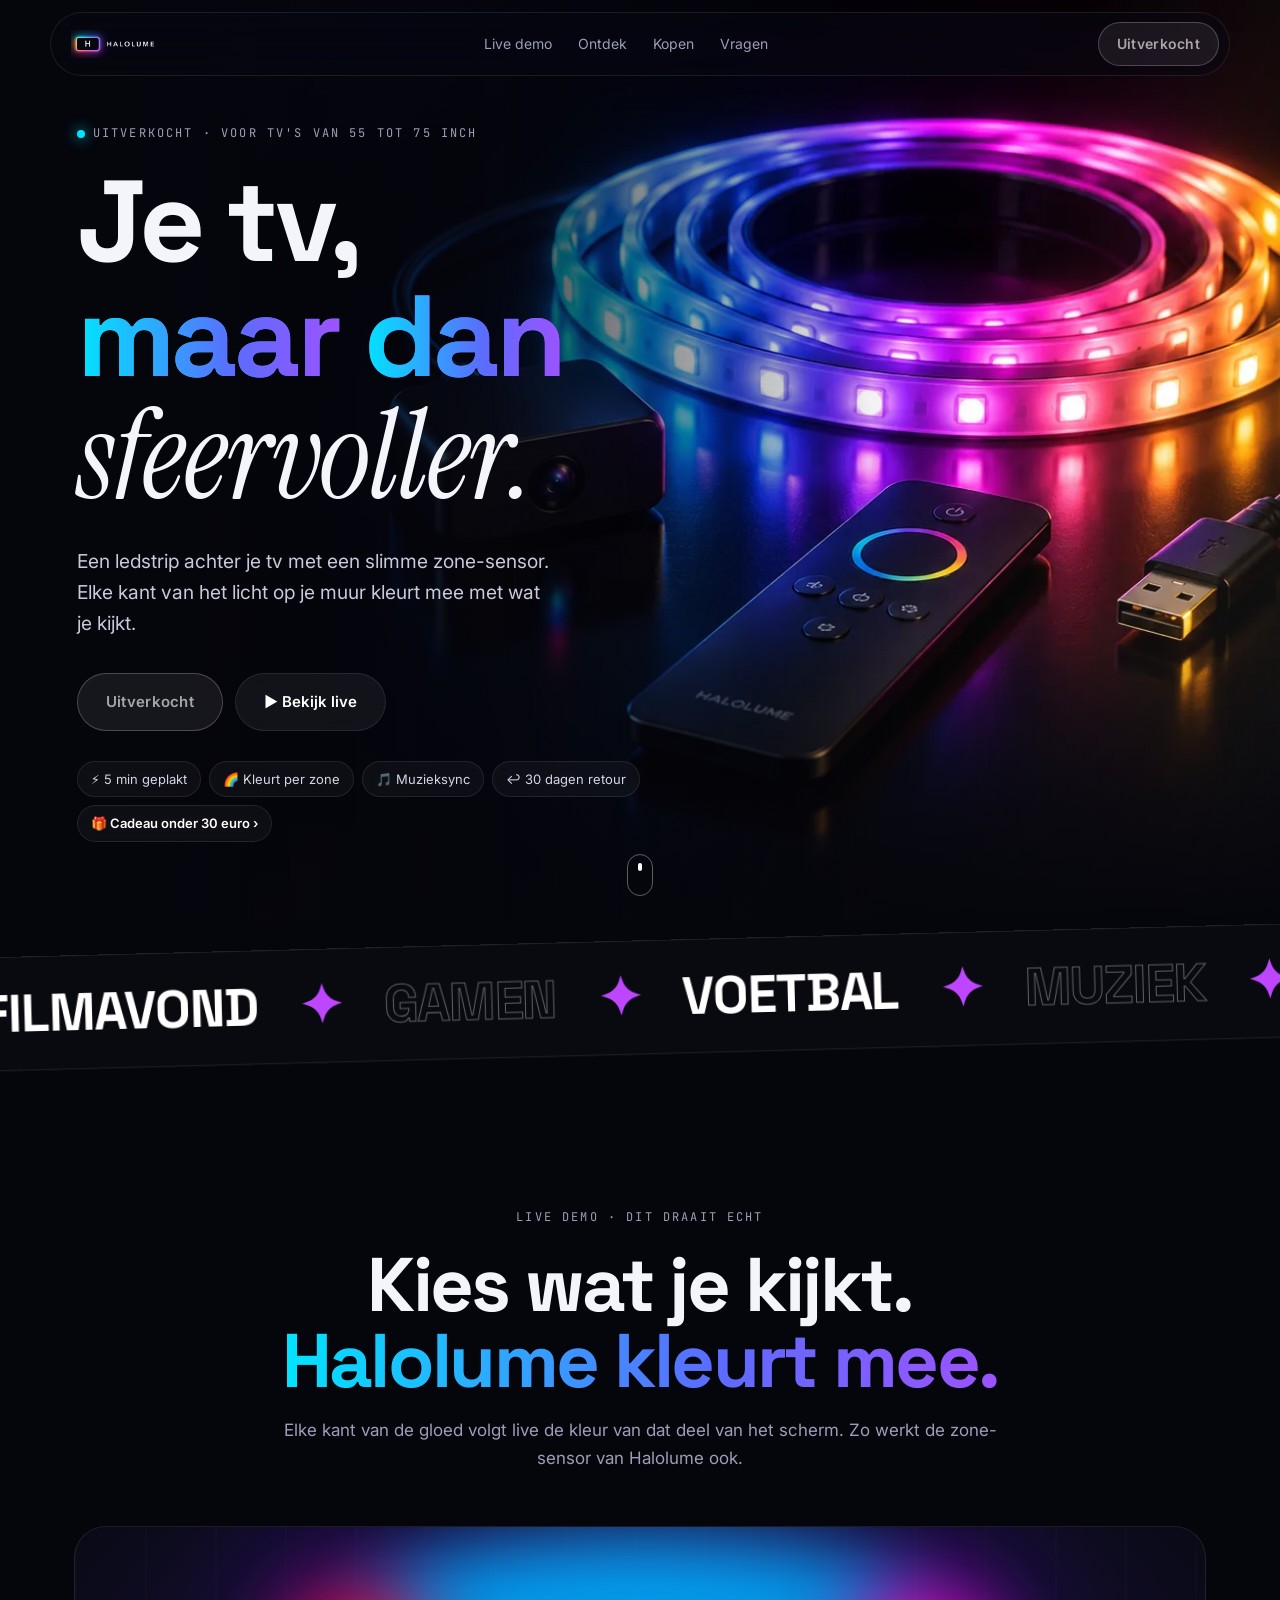
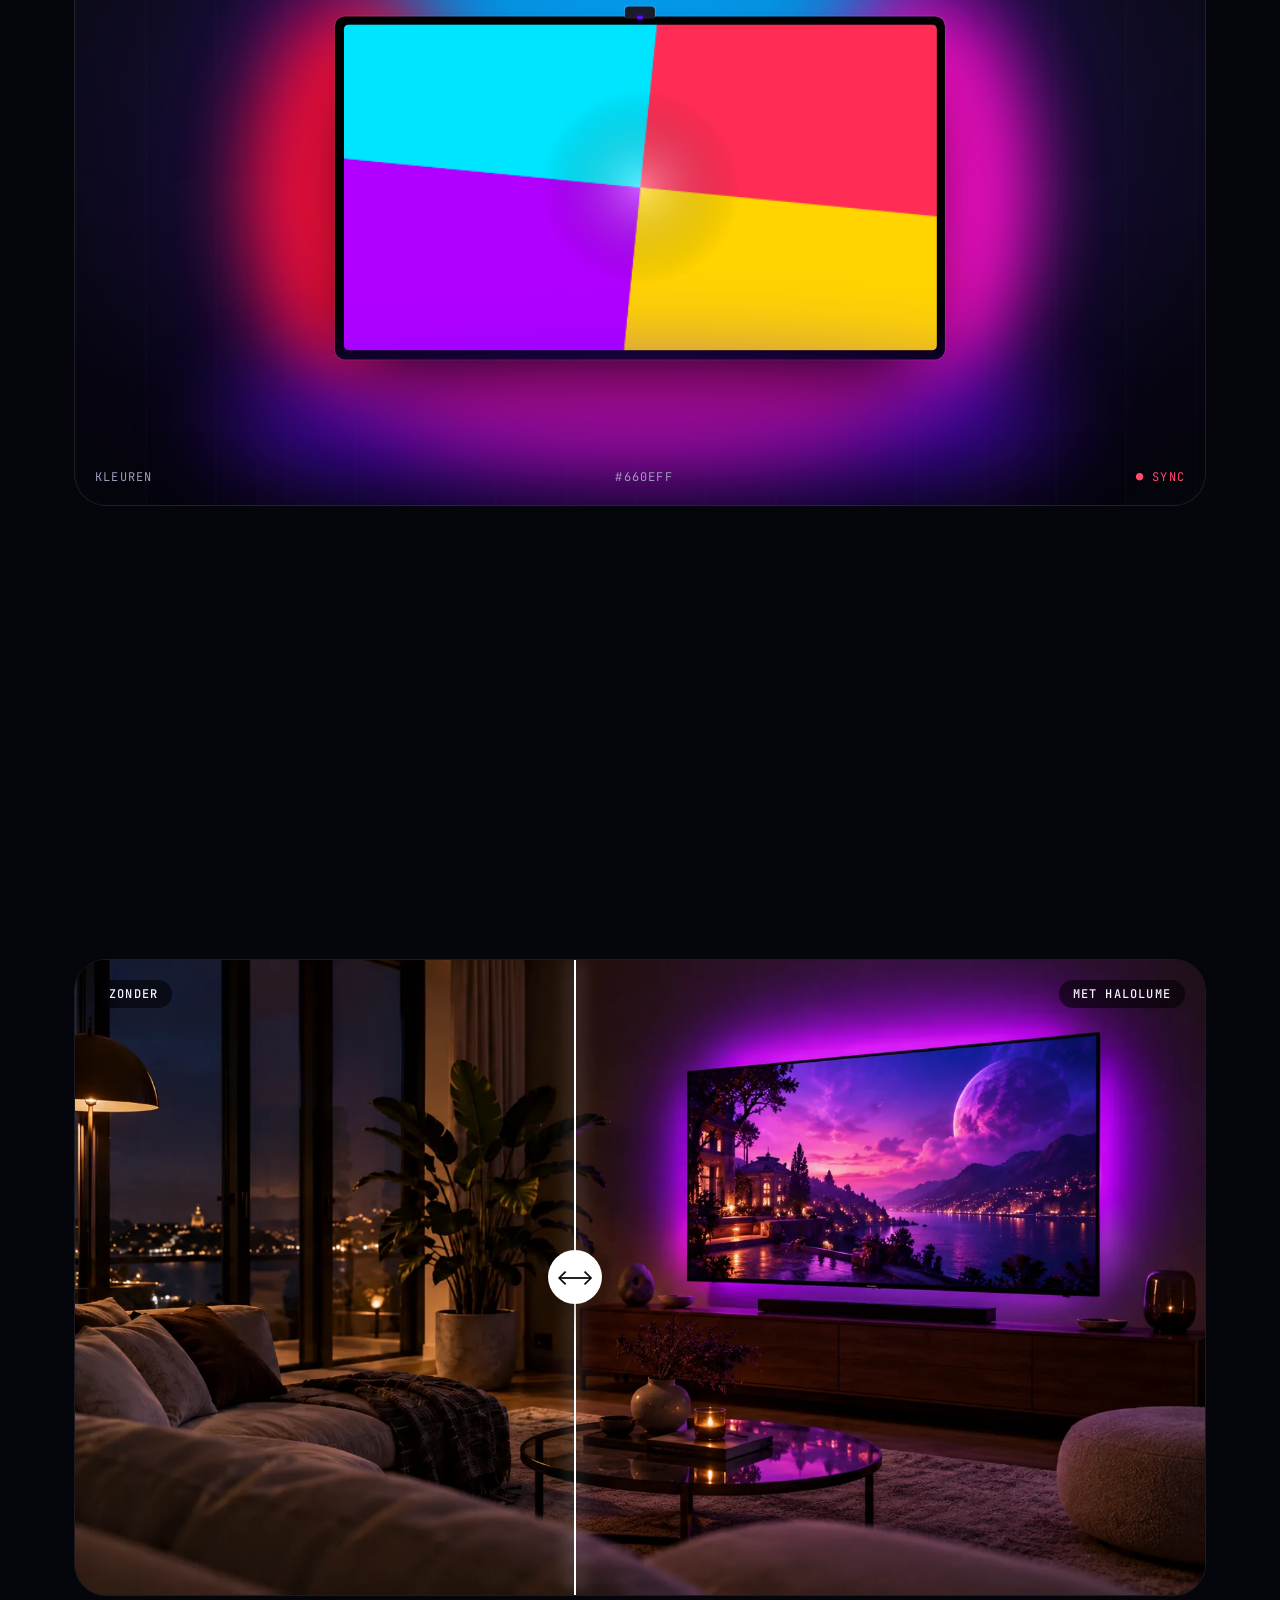
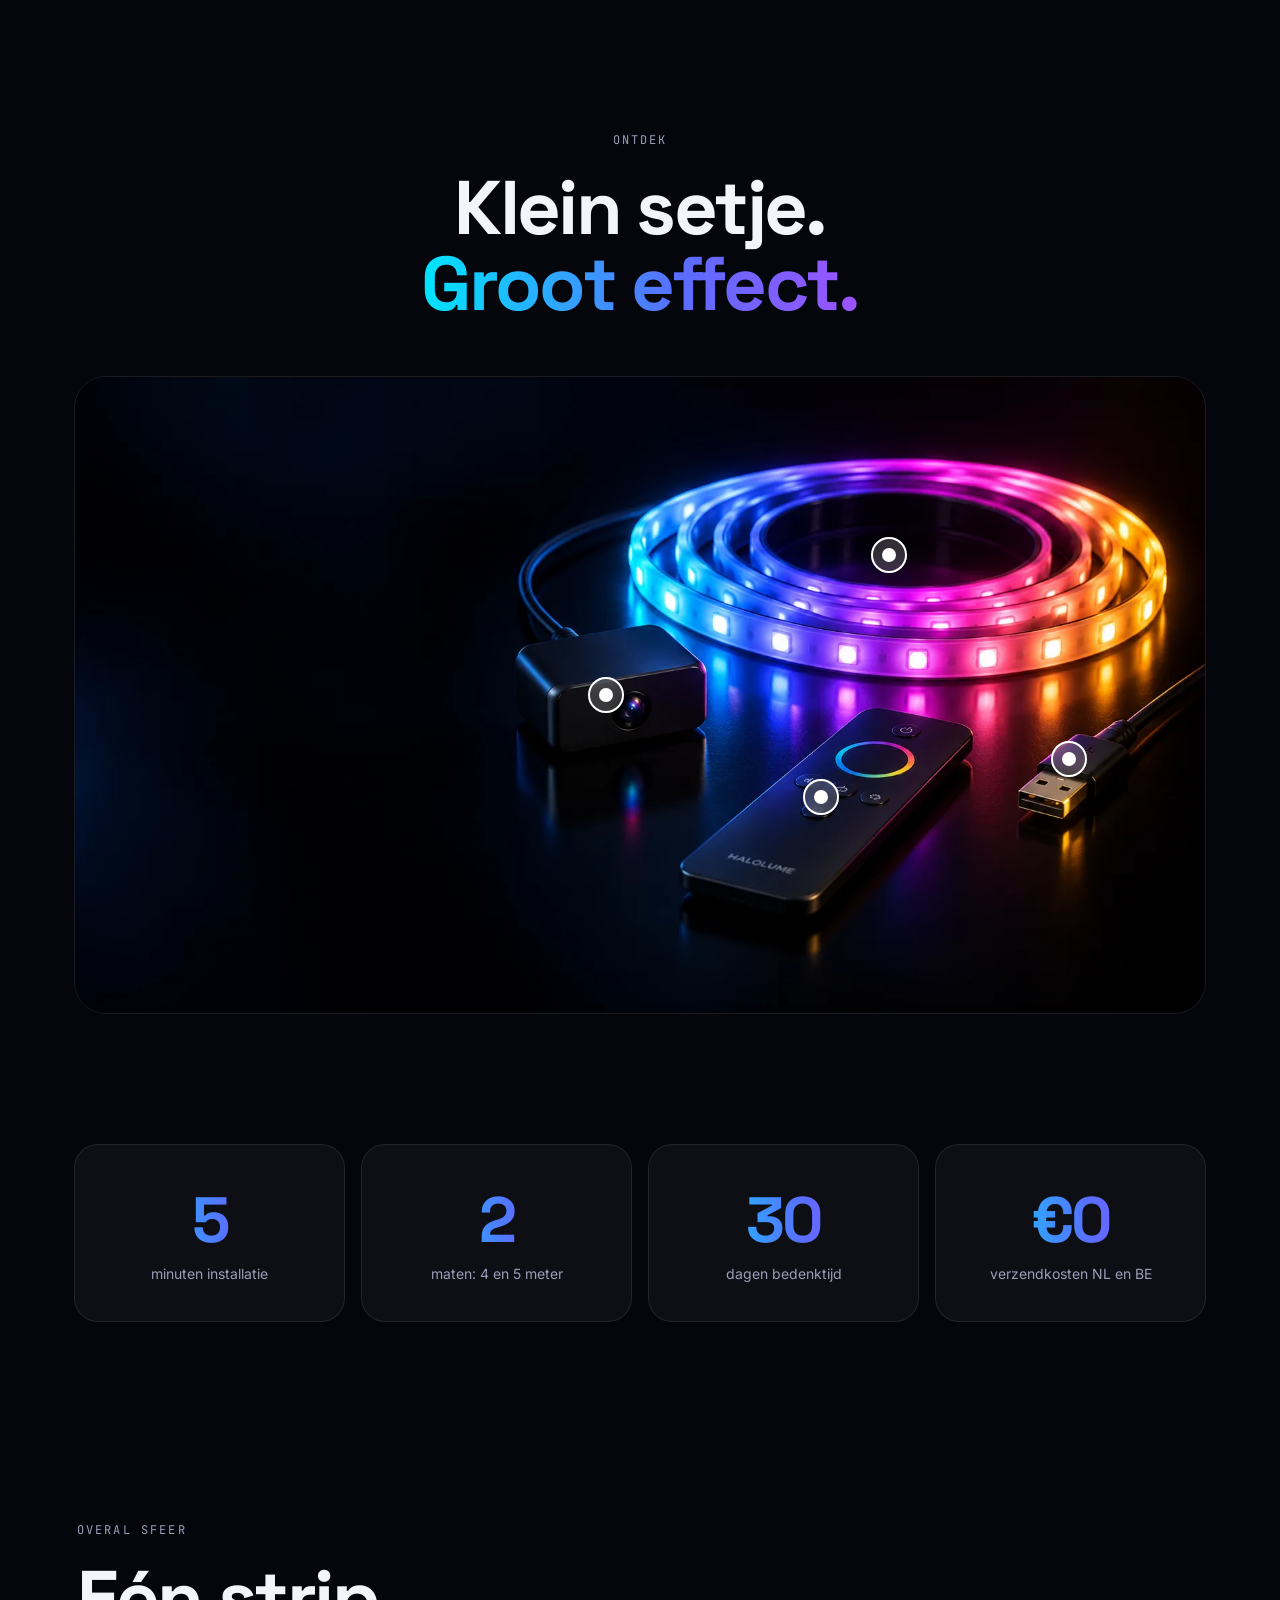
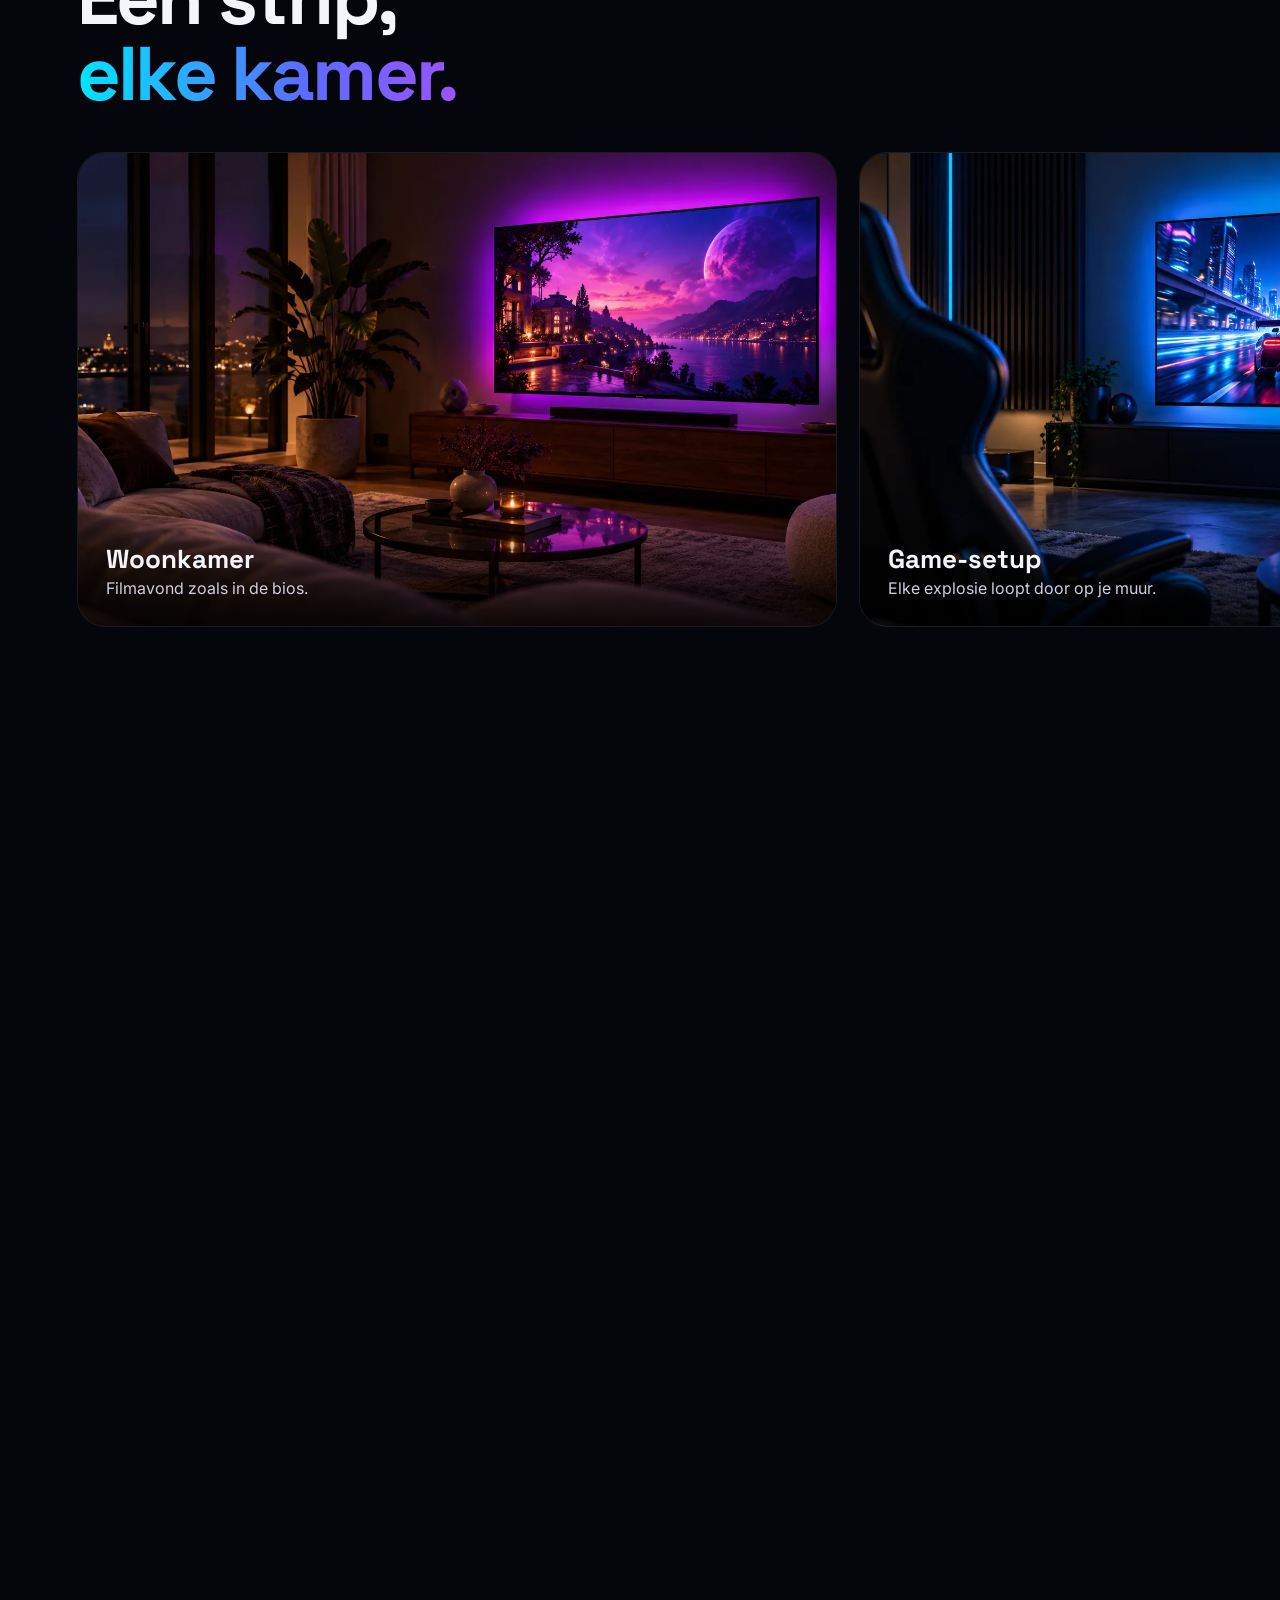
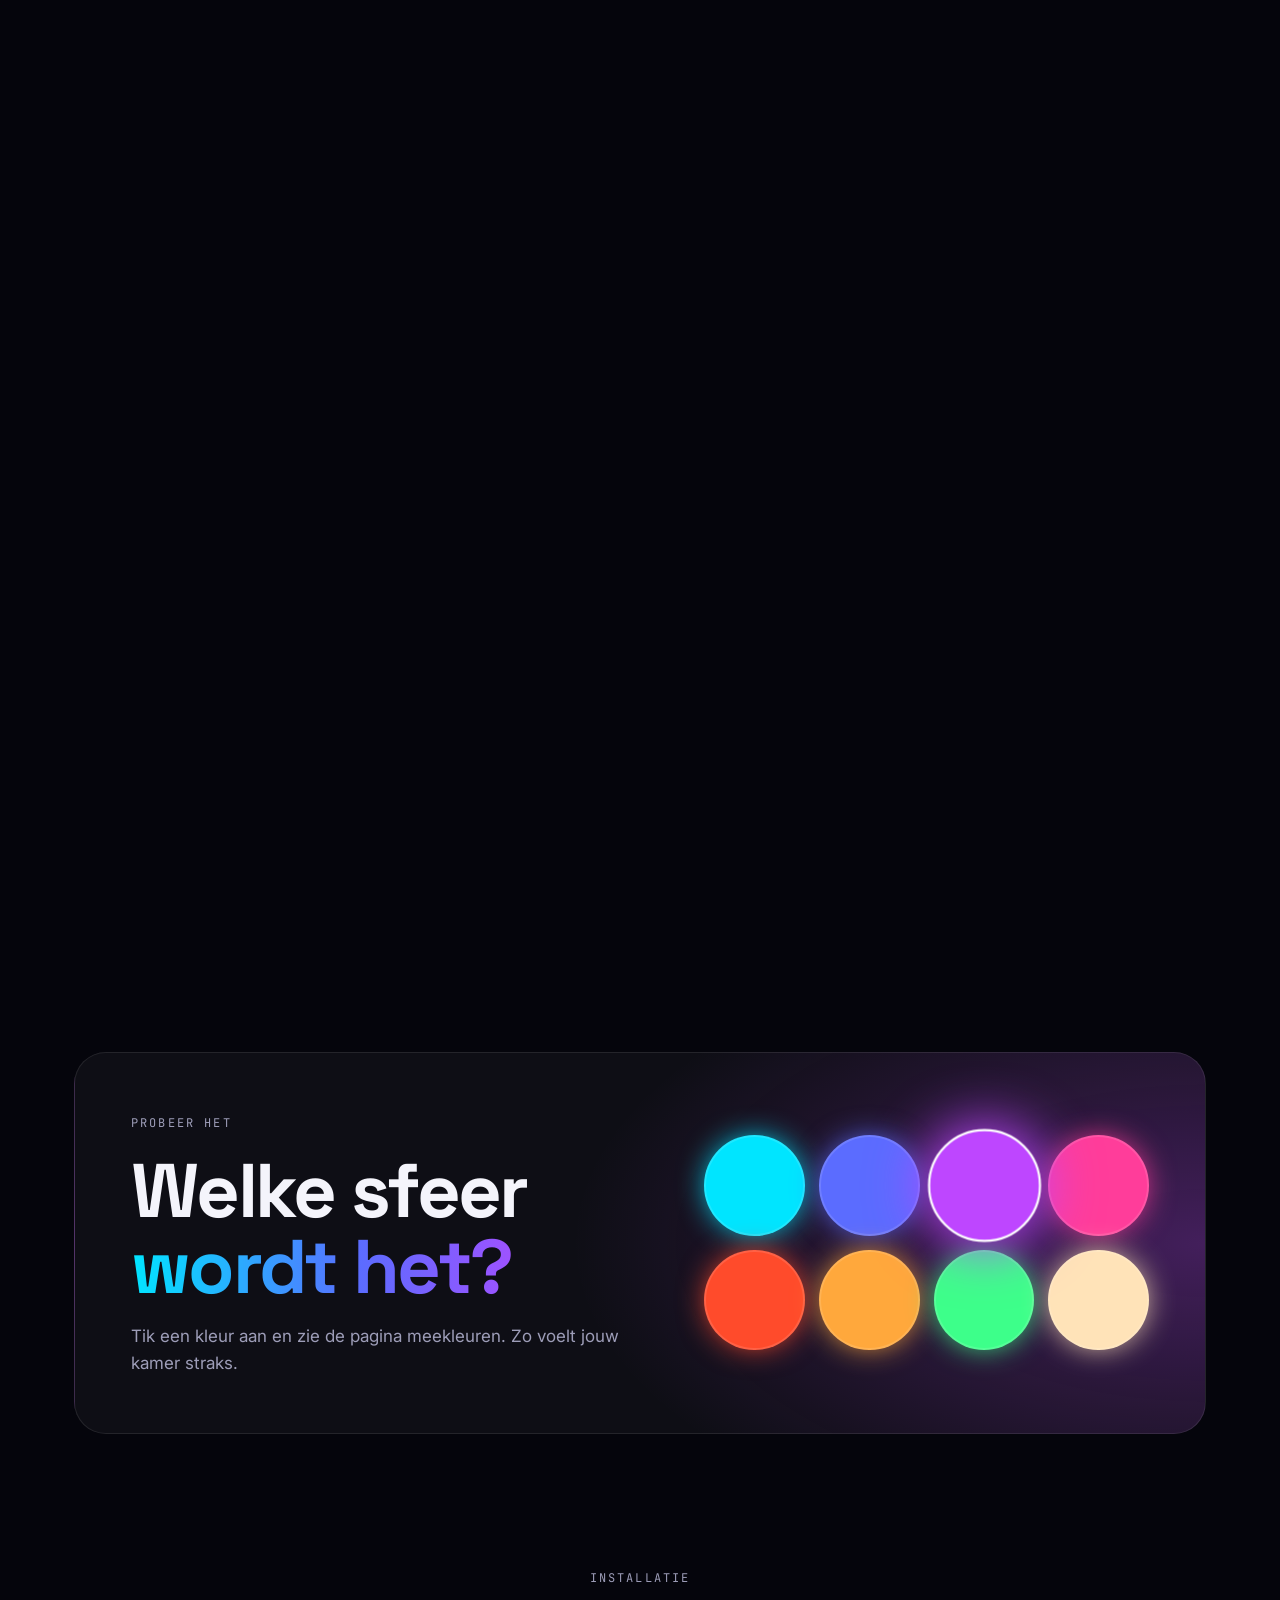
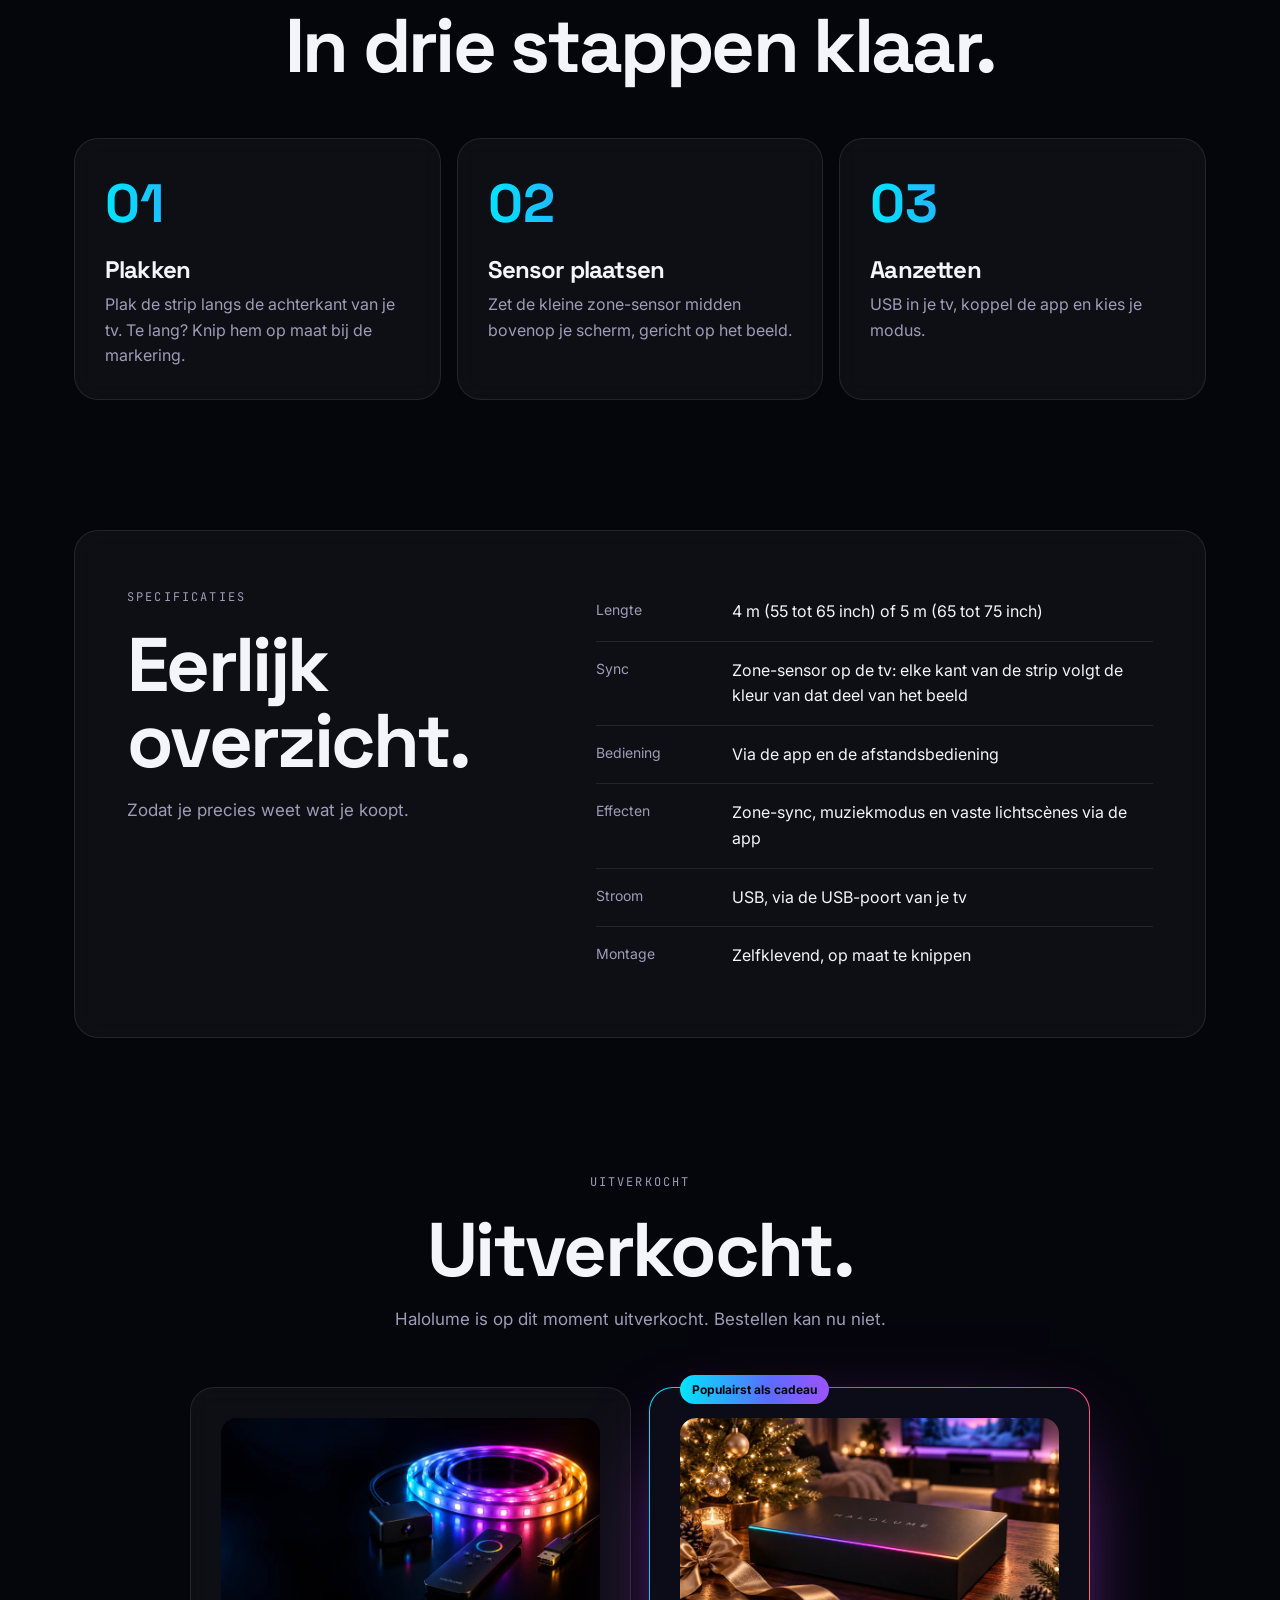
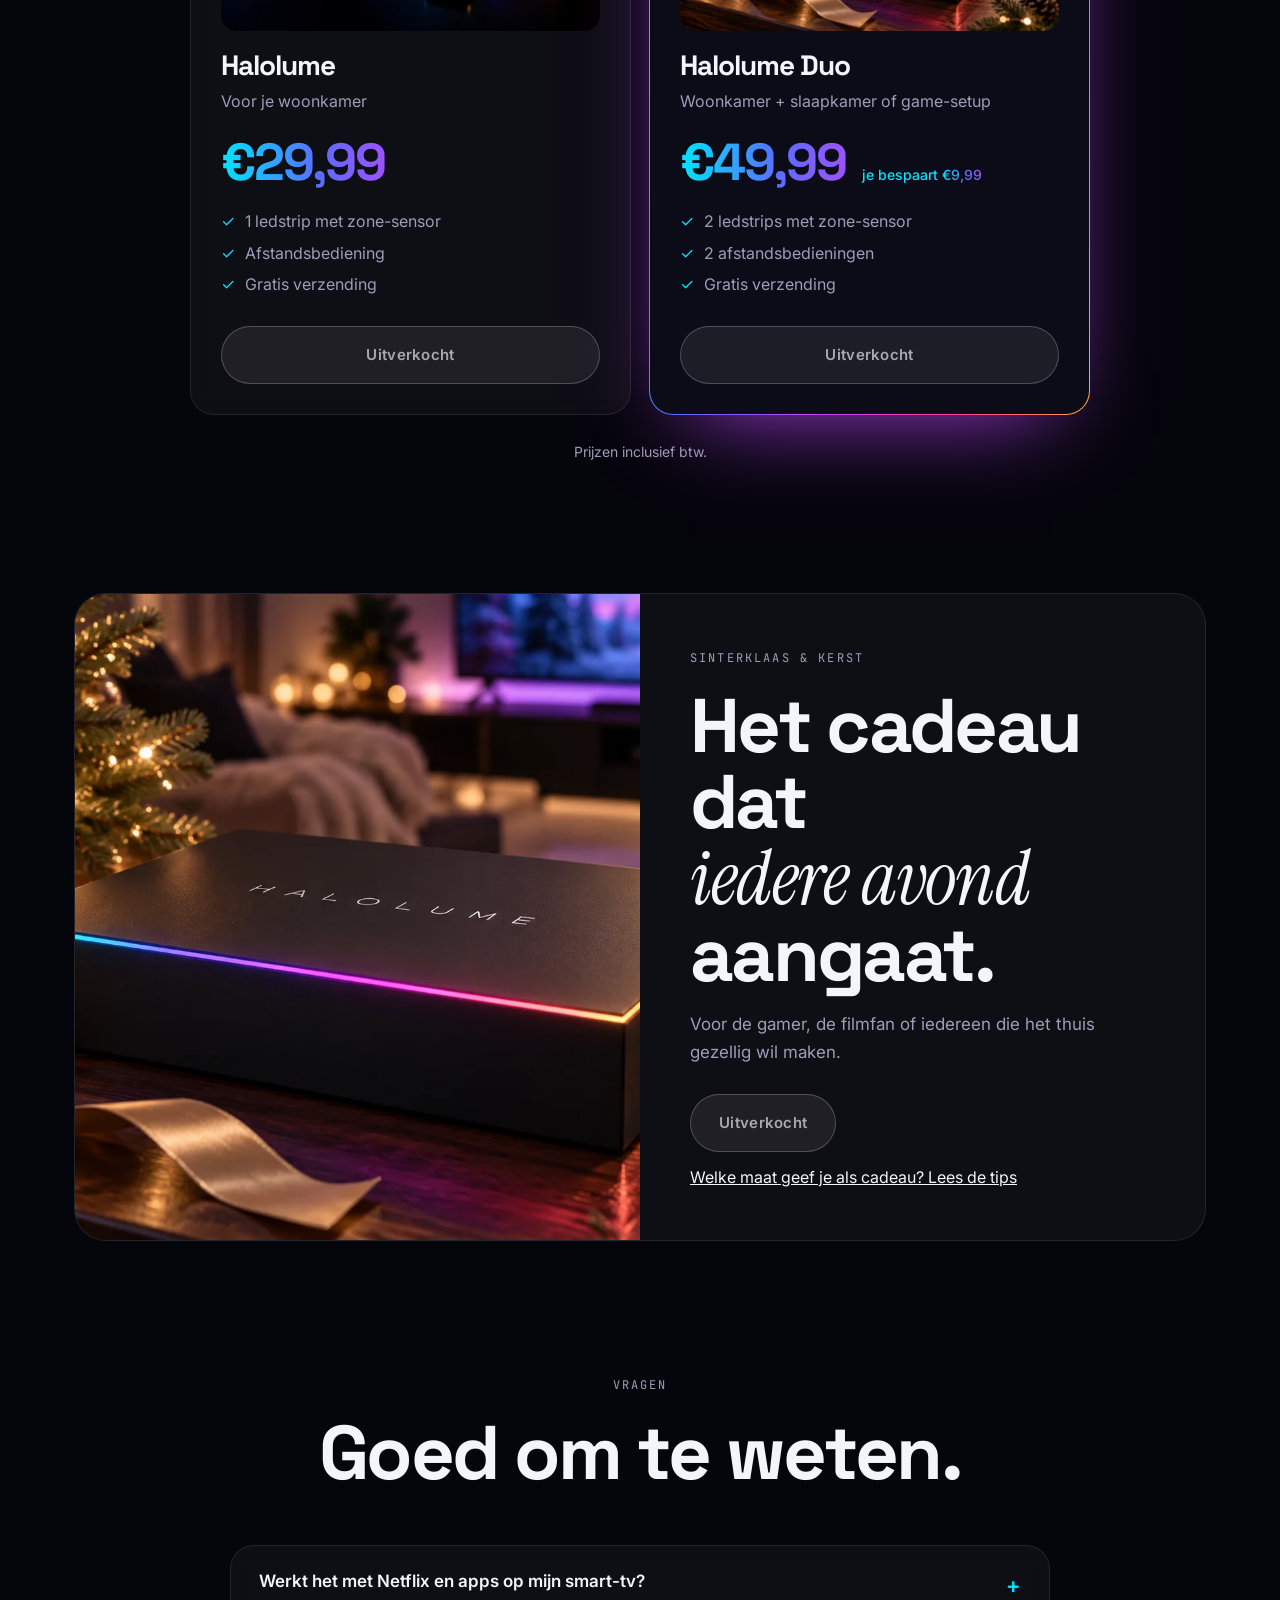
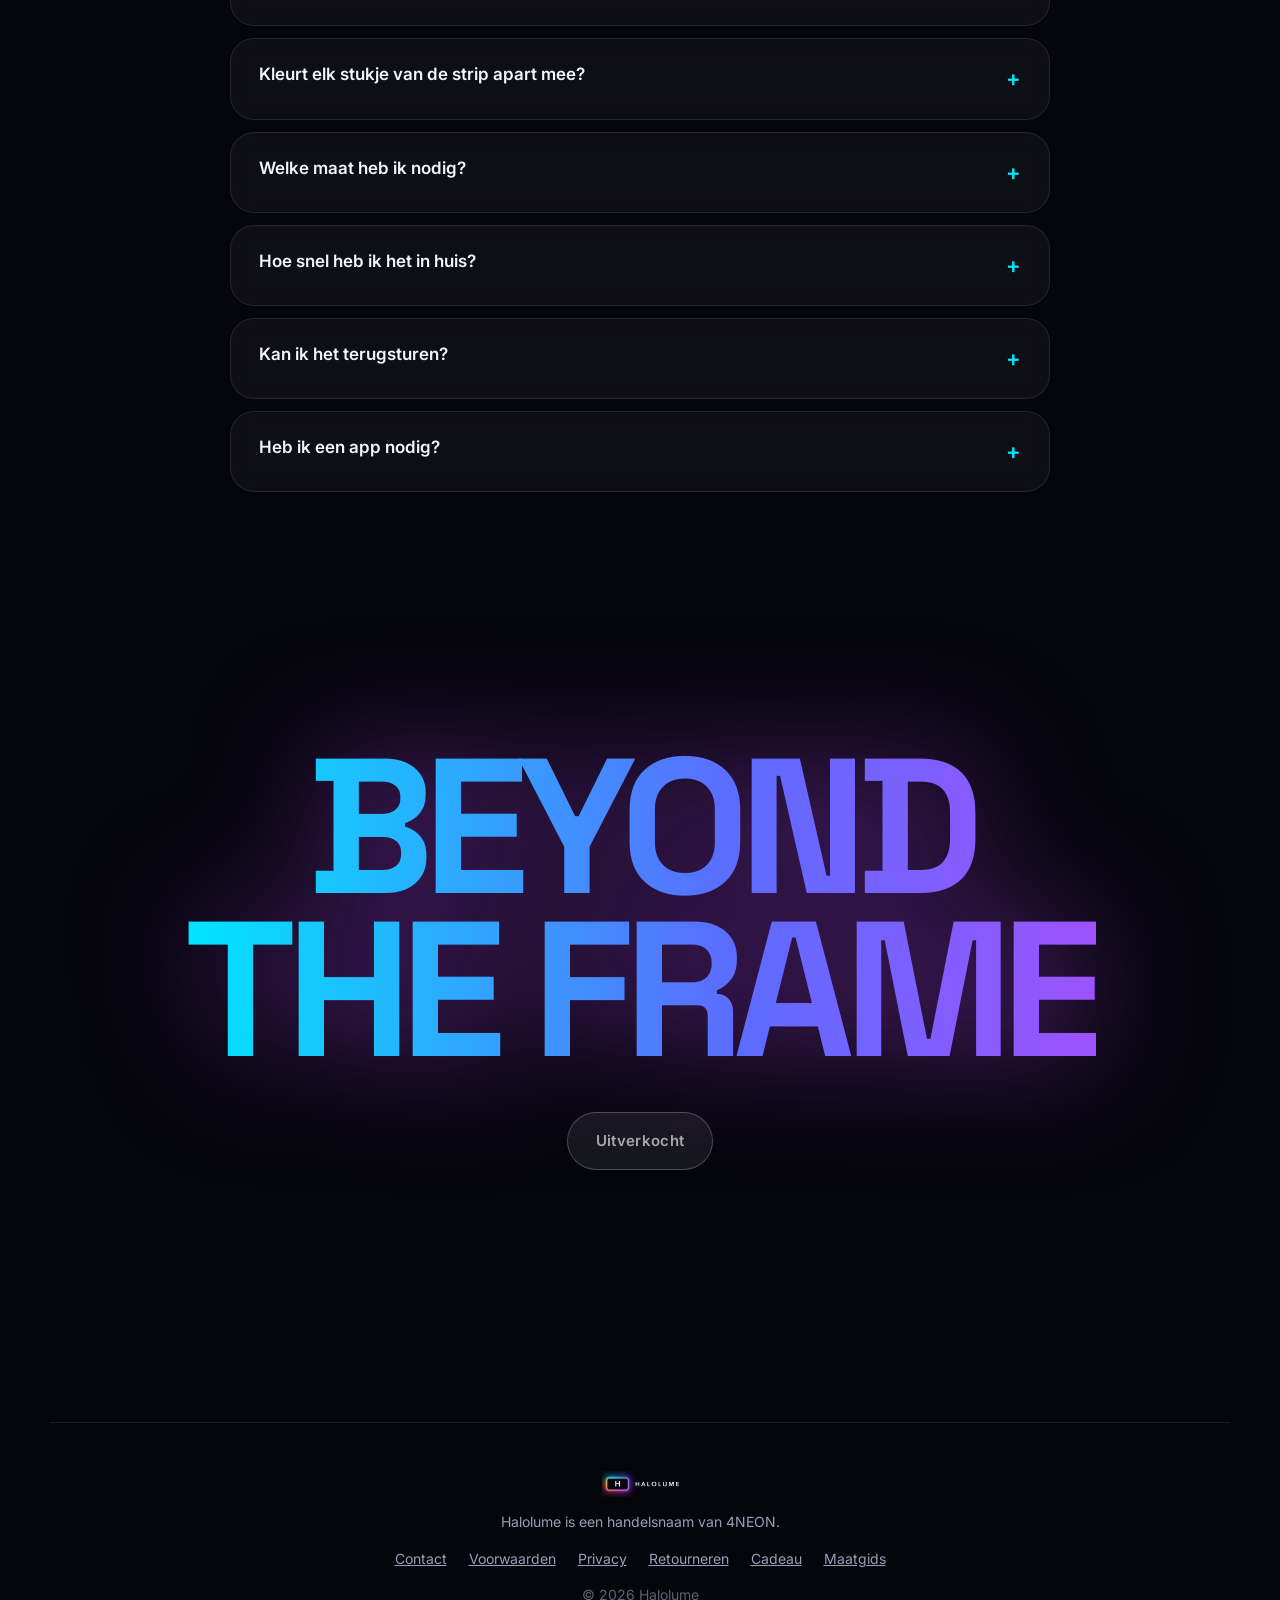
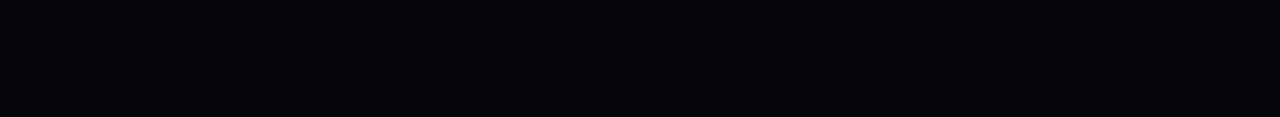
<file: index.html>
<!doctype html>
<html lang="nl">
<head>
<meta charset="utf-8">
<meta name="viewport" content="width=device-width,initial-scale=1,viewport-fit=cover">
<title>Tv-ledstrip die meekleurt met je beeld · Halolume</title>
<meta name="description" content="Halolume tv-ledstrip met kleursensor: het licht achter je tv kleurt mee met film, game en sport. In 5 minuten geplakt. Op dit moment uitverkocht.">
<link rel="canonical" href="https://halolume.nl/">
<meta name="theme-color" content="#05050c">
<link rel="icon" href="favicon.png">
<link rel="apple-touch-icon" href="apple-touch-icon.png">
<meta property="og:type" content="website">
<meta property="og:url" content="https://halolume.nl/">
<meta name="twitter:card" content="summary_large_image">
<meta property="og:title" content="Halolume · Je tv, maar dan sfeervoller">
<meta property="og:description" content="Tv-ledstrip die meekleurt met je beeld. Op dit moment uitverkocht.">
<meta property="og:image" content="https://halolume.nl/img/og.jpg">
<link rel="preconnect" href="https://fonts.googleapis.com">
<link rel="preconnect" href="https://fonts.gstatic.com" crossorigin>
<link href="https://fonts.googleapis.com/css2?family=Space+Grotesk:wght@400;500;600;700&family=Inter:wght@400;500;600&family=JetBrains+Mono:wght@500&family=Instrument+Serif:ital@1&display=swap" rel="stylesheet">
<link rel="stylesheet" href="css/halo.css?v=15">
<script type="application/ld+json">{"@context": "https://schema.org", "@type": "Product", "name": "Halolume tv-ledstrip met zone-sensor", "description": "Ledstrip voor achter de tv met kleursensor: het licht kleurt per zone mee met film, game en sport. Zelfklevend, 4 of 5 meter, op maat te knippen, met afstandsbediening en gratis app.", "brand": {"@type": "Brand", "name": "Halolume"}, "image": ["https://halolume.nl/img/og.jpg", "https://halolume.nl/img/hero.webp", "https://halolume.nl/img/doos.webp"], "url": "https://halolume.nl/", "offers": {"@type": "AggregateOffer", "priceCurrency": "EUR", "lowPrice": "29.99", "highPrice": "49.99", "offerCount": 2, "offers": [{"@type": "Offer", "name": "Halolume", "price": "29.99", "priceCurrency": "EUR", "availability": "https://schema.org/OutOfStock", "url": "https://halolume.nl/#kopen", "itemCondition": "https://schema.org/NewCondition", "shippingDetails": [{"@type": "OfferShippingDetails", "shippingRate": {"@type": "MonetaryAmount", "value": 0, "currency": "EUR"}, "shippingDestination": {"@type": "DefinedRegion", "addressCountry": "NL"}}, {"@type": "OfferShippingDetails", "shippingRate": {"@type": "MonetaryAmount", "value": 0, "currency": "EUR"}, "shippingDestination": {"@type": "DefinedRegion", "addressCountry": "BE"}}], "hasMerchantReturnPolicy": {"@type": "MerchantReturnPolicy", "applicableCountry": ["NL", "BE"], "returnPolicyCategory": "https://schema.org/MerchantReturnFiniteReturnWindow", "merchantReturnDays": 30, "returnMethod": "https://schema.org/ReturnByMail", "returnFees": "https://schema.org/ReturnFeesCustomerResponsibility"}}, {"@type": "Offer", "name": "Halolume Duo", "price": "49.99", "priceCurrency": "EUR", "availability": "https://schema.org/OutOfStock", "url": "https://halolume.nl/#kopen", "itemCondition": "https://schema.org/NewCondition", "shippingDetails": [{"@type": "OfferShippingDetails", "shippingRate": {"@type": "MonetaryAmount", "value": 0, "currency": "EUR"}, "shippingDestination": {"@type": "DefinedRegion", "addressCountry": "NL"}}, {"@type": "OfferShippingDetails", "shippingRate": {"@type": "MonetaryAmount", "value": 0, "currency": "EUR"}, "shippingDestination": {"@type": "DefinedRegion", "addressCountry": "BE"}}], "hasMerchantReturnPolicy": {"@type": "MerchantReturnPolicy", "applicableCountry": ["NL", "BE"], "returnPolicyCategory": "https://schema.org/MerchantReturnFiniteReturnWindow", "merchantReturnDays": 30, "returnMethod": "https://schema.org/ReturnByMail", "returnFees": "https://schema.org/ReturnFeesCustomerResponsibility"}}]}}</script>
<script type="application/ld+json">{"@context": "https://schema.org", "@graph": [{"@type": "Organization", "@id": "https://halolume.nl/#organization", "name": "Halolume", "url": "https://halolume.nl/", "logo": {"@type": "ImageObject", "url": "https://halolume.nl/assets/icon-512.png", "width": 512, "height": 512}, "description": "Halolume verkoopt een tv-ledstrip met kleursensor die meekleurt met het beeld. Halolume is een handelsnaam van 4NEON.", "parentOrganization": {"@type": "Organization", "name": "4NEON"}, "areaServed": ["NL", "BE"], "contactPoint": {"@type": "ContactPoint", "contactType": "customer service", "url": "https://halolume.nl/contact.html", "availableLanguage": ["nl"]}}, {"@type": "WebSite", "@id": "https://halolume.nl/#website", "name": "Halolume", "url": "https://halolume.nl/", "inLanguage": "nl-NL", "publisher": {"@id": "https://halolume.nl/#organization"}}]}</script>
<script type="application/ld+json">{"@context": "https://schema.org", "@type": "FAQPage", "mainEntity": [{"@type": "Question", "name": "Werkt het met Netflix en apps op mijn smart-tv?", "acceptedAnswer": {"@type": "Answer", "text": "Ja. De sensor kijkt naar het scherm zelf, dus het maakt niet uit waar het beeld vandaan komt: apps, decoder, console of laptop."}}, {"@type": "Question", "name": "Kleurt elk stukje van de strip apart mee?", "acceptedAnswer": {"@type": "Answer", "text": "Ja. De sensor leest het beeld in meerdere zones. Staat er links iets geels en rechts iets paars, dan kleurt de strip links geel en rechts paars."}}, {"@type": "Question", "name": "Welke maat heb ik nodig?", "acceptedAnswer": {"@type": "Answer", "text": "Voor 55 tot 65 inch kies je 4 meter, voor 65 tot 75 inch 5 meter. Te lang is geen probleem, de strip is op maat te knippen. Maattabel per inch."}}, {"@type": "Question", "name": "Hoe snel heb ik het in huis?", "acceptedAnswer": {"@type": "Answer", "text": "Halolume is op dit moment uitverkocht. Bestellen kan nu niet."}}, {"@type": "Question", "name": "Kan ik het terugsturen?", "acceptedAnswer": {"@type": "Answer", "text": "Je hebt 30 dagen bedenktijd. Lees de voorwaarden op de retourpagina."}}, {"@type": "Question", "name": "Heb ik een app nodig?", "acceptedAnswer": {"@type": "Answer", "text": "Met de gratis app stel je kleuren, scènes en de sync in. Je kunt ook veel met de afstandsbediening doen."}}]}</script>
<script defer src="https://stats.1v1battles.com/nv.js" data-website-id="e27e5529-a10d-410b-ab31-af213f4f1131"></script>
</head>
<body class="go">

<canvas id="aurora" aria-hidden="true"></canvas>
<div class="orbs" aria-hidden="true"><i></i><i></i><i></i><i></i></div>
<div class="cursor-glow" aria-hidden="true"></div>
<div class="progress" aria-hidden="true"><i></i></div>

<header class="nav" id="nav">
  <a href="#" class="brand" aria-label="Halolume home"><img src="assets/logo.webp" alt="Halolume" width="83" height="28"></a>
  <nav class="links">
    <a href="#demo">Live demo</a>
    <a href="#ontdek">Ontdek</a>
    <a href="#kopen">Kopen</a>
    <a href="#faq">Vragen</a>
  </nav>
  <span class="btn btn-sold btn-small" aria-disabled="true">Uitverkocht</span>
</header>

<main>

<!-- HERO -->
<section class="hero">
  <div class="hero-media" data-parallax="0.15">
    <img src="img/hero.webp" alt="Halolume ledstrip met kleursensor en afstandsbediening" fetchpriority="high">
    <div class="hero-sweep"></div>
  </div>

  <div class="hero-copy">
    <p class="eyebrow"><span class="dot"></span> Uitverkocht · voor tv's van 55 tot 75 inch</p>
    <h1 class="split">Je tv,<br><span class="grad">maar dan</span><br><span class="serif">sfeervoller.</span></h1>
    <p class="lead">Een ledstrip achter je tv met een slimme zone-sensor. Elke kant van het licht op je muur kleurt mee met wat je kijkt.</p>
    <div class="cta-row">
      <span class="btn btn-sold" aria-disabled="true">Uitverkocht</span>
      <a href="#demo" class="btn btn-ghost magnet">▶ Bekijk live</a>
    </div>
    <ul class="hero-chips">
      <li>⚡ 5 min geplakt</li><li>🌈 Kleurt per zone</li><li>🎵 Muzieksync</li><li>↩ 30 dagen retour</li><li class="chip-link"><a href="cadeau.html" data-umami-event="hero-cadeau">🎁 Cadeau onder 30 euro ›</a></li>
    </ul>
  </div>
  <a href="#demo" class="scroll-cue" aria-label="Scroll verder"><span></span></a>
</section>

<!-- MARQUEE -->
<div class="marquee" aria-hidden="true"><div class="mq-track">
  <span>FILMAVOND</span><b>✦</b><span>GAMEN</span><b>✦</b><span>VOETBAL</span><b>✦</b><span>MUZIEK</span><b>✦</b><span>WINTERAVONDEN</span><b>✦</b><span>SINTERKLAAS</span><b>✦</b><span>KERST</span><b>✦</b>
  <span>FILMAVOND</span><b>✦</b><span>GAMEN</span><b>✦</b><span>VOETBAL</span><b>✦</b><span>MUZIEK</span><b>✦</b><span>WINTERAVONDEN</span><b>✦</b><span>SINTERKLAAS</span><b>✦</b><span>KERST</span><b>✦</b>
</div></div>

<!-- LIVE DEMO -->
<section class="section demo" id="demo">
  <div class="section-head reveal">
    <p class="eyebrow">Live demo · dit draait echt</p>
    <h2>Kies wat je kijkt.<br><span class="grad">Halolume kleurt mee.</span></h2>
    <p class="sub">Elke kant van de gloed volgt live de kleur van dat deel van het scherm. Zo werkt de zone-sensor van Halolume ook.</p>
  </div>
  <div class="demo-stage reveal" id="stage">
    <div class="demo-wall"></div>
    <div class="tv-wrap">
      <div class="halo" id="halo"></div>
      <div class="zone zT"></div><div class="zone zR"></div><div class="zone zB"></div><div class="zone zL"></div>
      <div class="tv">
        <canvas id="screen" width="480" height="270" aria-label="Demo tv-beeld"></canvas>
        <div class="sensor" title="Kleursensor"></div>
      </div>
      <div class="stand"></div>
    </div>
    <div class="floor"></div>
    <div class="demo-hud mono"><span id="hudScene">KLEUREN</span><span id="hudHex">#5B6CFF</span><span class="rec">● SYNC</span></div>
  </div>
  <div class="chips reveal" role="tablist">
    <button class="chip active" data-scene="kleur">🌈 Kleuren</button>
    <button class="chip" data-scene="film">🎬 Film</button>
    <button class="chip" data-scene="game">🎮 Gamen</button>
    <button class="chip" data-scene="sport">⚽ Voetbal</button>
    <button class="chip" data-scene="music">🎵 Muziek</button>
    <button class="chip" data-scene="cozy">🔥 Haardvuur</button>
  </div>
</section>

<!-- VOOR / NA -->
<section class="section ba-section">
  <div class="section-head reveal">
    <p class="eyebrow">Voor & na</p>
    <h2>Sleep en zie<br><span class="grad">het verschil.</span></h2>
  </div>
  <div class="ba reveal" id="ba">
    <img src="img/kamer-aan.webp" alt="Met Halolume" loading="lazy">
    <div class="ba-top"><img src="img/kamer-uit.webp" alt="Zonder Halolume" loading="lazy"></div>
    <div class="ba-handle"><span>⟷</span></div>
    <span class="ba-tag l">Zonder</span><span class="ba-tag r">Met Halolume</span>
  </div>
</section>

<!-- ONTDEK: hotspots -->
<section class="section" id="ontdek">
  <div class="section-head reveal">
    <p class="eyebrow">Ontdek</p>
    <h2>Klein setje.<br><span class="grad">Groot effect.</span></h2>
  </div>
  <div class="hotspots reveal">
    <img src="img/hero.webp" alt="Onderdelen van Halolume" loading="lazy">
    <button class="hs" aria-label="Zone-sensor" style="left:47%;top:50%" data-t="Kleursensor" data-d="Zet je midden bovenop je tv. Leest het beeld in zones en stuurt elk stuk strip apart aan."><i></i></button>
    <button class="hs" aria-label="Ledstrip" style="left:72%;top:28%" data-t="Ledstrip 4 of 5 m" data-d="Zelfklevend en op maat te knippen. Past om tv's van 55 tot 75 inch."><i></i></button>
    <button class="hs" aria-label="Afstandsbediening" style="left:66%;top:66%" data-t="Afstandsbediening" data-d="Kleur, helderheid en modus kiezen zonder je telefoon."><i></i></button>
    <button class="hs" aria-label="USB-stroom" style="left:88%;top:60%" data-t="USB-stroom" data-d="Steek hem in de USB-poort van je tv: gaat aan en uit met je tv."><i></i></button>
    <div class="hs-card" id="hsCard"><b></b><p></p></div>
  </div>
  <ul class="hs-list reveal">
    <li><b>Zone-sensor</b><span>Midden bovenop je tv. Leest het beeld per zone.</span></li>
    <li><b>Ledstrip 4 of 5 m</b><span>Zelfklevend, op maat te knippen.</span></li>
    <li><b>Afstandsbediening</b><span>Kleur en modus kiezen zonder telefoon.</span></li>
    <li><b>USB-stroom</b><span>Gaat aan en uit met je tv.</span></li>
  </ul>
</section>

<!-- STATS -->
<section class="section stats reveal">
  <div class="stat"><b data-count="5">0</b><span>minuten installatie</span></div>
  <div class="stat"><b data-count="2">0</b><span>maten: 4 en 5 meter</span></div>
  <div class="stat"><b data-count="30">0</b><span>dagen bedenktijd</span></div>
  <div class="stat"><b>€0</b><span>verzendkosten NL en BE</span></div>
</section>

<!-- KAMERS: horizontaal scrollen -->
<section class="rooms" id="kamers">
  <div class="rooms-sticky">
    <div class="rooms-head">
      <p class="eyebrow">Overal sfeer</p>
      <h2>Eén strip,<br><span class="grad">elke kamer.</span></h2>
    </div>
    <div class="rooms-track" id="roomsTrack">
      <article class="room-card tilt"><img src="img/kamer-aan.webp" alt="Woonkamer met Halolume" loading="lazy"><div><b>Woonkamer</b><p>Filmavond zoals in de bios.</p></div></article>
      <article class="room-card tilt"><img src="img/gaming.webp" alt="Game-setup met Halolume" loading="lazy"><div><b>Game-setup</b><p>Elke explosie loopt door op je muur.</p></div></article>
      <article class="room-card tilt"><img src="img/slaapkamer.webp" alt="Slaapkamer met Halolume" loading="lazy"><div><b>Slaapkamer</b><p>Warm wit voor rustige avonden.</p></div></article>
    </div>
  </div>
</section>

<!-- MOOD-KIEZER -->
<section class="section mood">
  <div class="mood-card reveal">
    <div>
      <p class="eyebrow">Probeer het</p>
      <h2>Welke sfeer<br><span class="grad">wordt het?</span></h2>
      <p class="sub">Tik een kleur aan en zie de pagina meekleuren. Zo voelt jouw kamer straks.</p>
    </div>
    <div class="swatches" id="swatches">
      <button style="--c:#00e5ff" data-c="#00e5ff" aria-label="IJsblauw"></button>
      <button style="--c:#5b6cff" data-c="#5b6cff" aria-label="Blauw"></button>
      <button style="--c:#be46ff" data-c="#be46ff" aria-label="Paars"></button>
      <button style="--c:#ff3d9a" data-c="#ff3d9a" aria-label="Roze"></button>
      <button style="--c:#ff4b2b" data-c="#ff4b2b" aria-label="Rood"></button>
      <button style="--c:#ffa83c" data-c="#ffa83c" aria-label="Amber"></button>
      <button style="--c:#3dff8a" data-c="#3dff8a" aria-label="Groen"></button>
      <button style="--c:#ffe3b8" data-c="#ffe3b8" aria-label="Warm wit"></button>
    </div>
  </div>
</section>

<!-- HOE -->
<section class="section" id="hoe">
  <div class="section-head reveal">
    <p class="eyebrow">Installatie</p>
    <h2>In drie stappen klaar.</h2>
  </div>
  <ol class="steps">
    <li class="card step tilt reveal"><span class="num">01</span><h3>Plakken</h3><p>Plak de strip langs de achterkant van je tv. Te lang? Knip hem op maat bij de markering.</p></li>
    <li class="card step tilt reveal"><span class="num">02</span><h3>Sensor plaatsen</h3><p>Zet de kleine zone-sensor midden bovenop je scherm, gericht op het beeld.</p></li>
    <li class="card step tilt reveal"><span class="num">03</span><h3>Aanzetten</h3><p>USB in je tv, koppel de app en kies je modus.</p></li>
  </ol>
</section>

<!-- SPECS -->
<section class="section">
  <div class="specs card reveal">
    <div>
      <p class="eyebrow">Specificaties</p>
      <h2>Eerlijk overzicht.</h2>
      <p class="sub">Zodat je precies weet wat je koopt.</p>
    </div>
    <dl class="spec-list">
      <div><dt>Lengte</dt><dd>4 m (55 tot 65 inch) of 5 m (65 tot 75 inch)</dd></div>
      <div><dt>Sync</dt><dd>Zone-sensor op de tv: elke kant van de strip volgt de kleur van dat deel van het beeld</dd></div>
      <div><dt>Bediening</dt><dd>Via de app en de afstandsbediening</dd></div>
      <div><dt>Effecten</dt><dd>Zone-sync, muziekmodus en vaste lichtscènes via de app</dd></div>
      <div><dt>Stroom</dt><dd>USB, via de USB-poort van je tv</dd></div>
      <div><dt>Montage</dt><dd>Zelfklevend, op maat te knippen</dd></div>
    </dl>
  </div>
</section>

<!-- KOPEN -->
<section class="section" id="kopen">
  <div class="section-head reveal">
    <p class="eyebrow">Uitverkocht</p>
    <h2>Uitverkocht.</h2>
    <p class="sub">Halolume is op dit moment uitverkocht. Bestellen kan nu niet.</p>
  </div>
  <div class="offers">
    <article class="offer card tilt reveal">
      <img class="offer-img" src="img/hero.webp" alt="" loading="lazy">
      <h3>Halolume</h3>
      <p class="for">Voor je woonkamer</p>
      <p class="price"><span data-price="single">€29,99</span></p>
      <ul><li>1 ledstrip met zone-sensor</li><li>Afstandsbediening</li><li>Gratis verzending</li></ul>
      <span class="btn btn-sold" aria-disabled="true">Uitverkocht</span>
    </article>
    <article class="offer card featured tilt reveal">
      <span class="badge">Populairst als cadeau</span>
      <img class="offer-img" src="img/doos.webp" alt="" loading="lazy">
      <h3>Halolume Duo</h3>
      <p class="for">Woonkamer + slaapkamer of game-setup</p>
      <p class="price"><span data-price="duo">€49,99</span> <small>je bespaart <span data-save>€9,99</span></small></p>
      <ul><li>2 ledstrips met zone-sensor</li><li>2 afstandsbedieningen</li><li>Gratis verzending</li></ul>
      <span class="btn btn-sold" aria-disabled="true">Uitverkocht</span>
    </article>
  </div>
  <p class="fine">Prijzen inclusief btw.</p>
</section>

<!-- CADEAU -->
<section class="section gift">
  <div class="gift-card reveal">
    <img src="img/doos.webp" alt="Halolume cadeauverpakking" loading="lazy">
    <div class="gift-text">
      <p class="eyebrow">Sinterklaas & kerst</p>
      <h2>Het cadeau dat<br><span class="serif">iedere avond</span> aangaat.</h2>
      <p class="sub">Voor de gamer, de filmfan of iedereen die het thuis gezellig wil maken.</p>
      <span class="btn btn-sold" aria-disabled="true">Uitverkocht</span>
      <p style="margin-top:.8rem"><a href="cadeau.html">Welke maat geef je als cadeau? Lees de tips</a></p>
    </div>
  </div>
</section>

<!-- FAQ -->
<section class="section" id="faq">
  <div class="section-head reveal">
    <p class="eyebrow">Vragen</p>
    <h2>Goed om te weten.</h2>
  </div>
  <div class="faq">
    <details class="card reveal"><summary>Werkt het met Netflix en apps op mijn smart-tv?</summary><p>Ja. De sensor kijkt naar het scherm zelf, dus het maakt niet uit waar het beeld vandaan komt: apps, decoder, console of laptop.</p></details>
    <details class="card reveal"><summary>Kleurt elk stukje van de strip apart mee?</summary><p>Ja. De sensor leest het beeld in meerdere zones. Staat er links iets geels en rechts iets paars, dan kleurt de strip links geel en rechts paars.</p></details>
    <details class="card reveal"><summary>Welke maat heb ik nodig?</summary><p>Voor 55 tot 65 inch kies je 4 meter, voor 65 tot 75 inch 5 meter. Te lang is geen probleem, de strip is op maat te knippen. <a href="welke-maat-ledstrip-tv.html">Maattabel per inch</a>.</p></details>
    <details class="card reveal"><summary>Hoe snel heb ik het in huis?</summary><p>Halolume is op dit moment uitverkocht. Bestellen kan nu niet.</p></details>
    <details class="card reveal"><summary>Kan ik het terugsturen?</summary><p>Je hebt 30 dagen bedenktijd. Lees de voorwaarden op de <a href="retourneren.html">retourpagina</a>.</p></details>
    <details class="card reveal"><summary>Heb ik een app nodig?</summary><p>Met de gratis app stel je kleuren, scènes en de sync in. Je kunt ook veel met de afstandsbediening doen.</p></details>
  </div>
</section>

<!-- SLOT-CTA -->
<section class="final">
  <h2 class="final-word">BEYOND<br>THE FRAME</h2>
  <span class="btn btn-sold" aria-disabled="true">Uitverkocht</span>
</section>

</main>

<footer class="footer">
  <img src="assets/logo.webp" alt="Halolume" width="77" height="26">
  <p>Halolume is een handelsnaam van 4NEON.</p>
  <nav><a href="contact.html">Contact</a><a href="voorwaarden.html">Voorwaarden</a><a href="privacy.html">Privacy</a><a href="retourneren.html">Retourneren</a><a href="cadeau.html">Cadeau</a><a href="welke-maat-ledstrip-tv.html">Maatgids</a></nav>
  <p class="copy">© 2026 Halolume</p>
</footer>

<div class="sticky-buy" id="stickyBuy"><span>Halolume · <b data-price="single">€29,99</b></span><span class="btn btn-sold btn-small" aria-disabled="true">Uitverkocht</span></div>

<script src="js/main.js?v=13"></script>
</body>
</html>
</file>
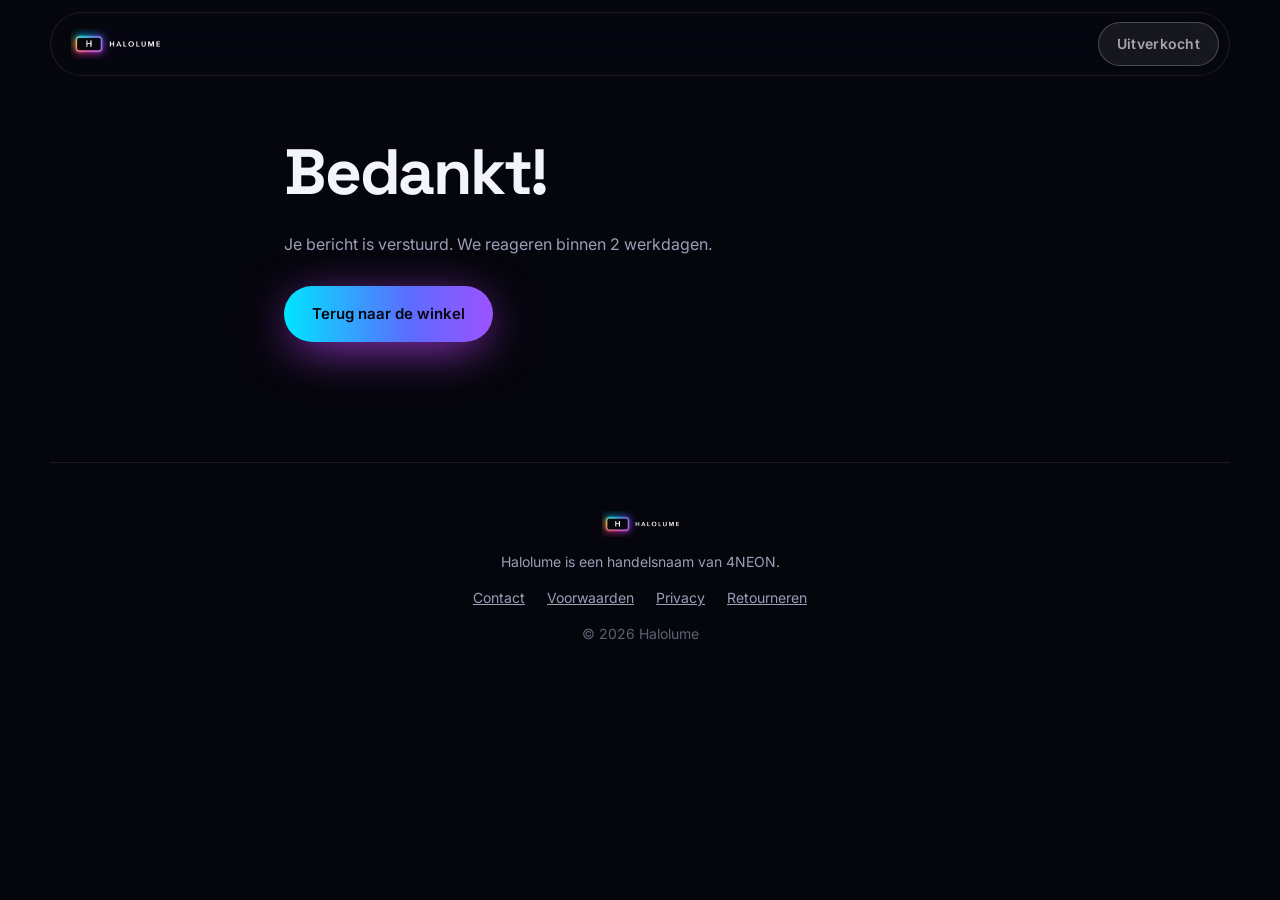
<file: bedankt.html>
<!doctype html>
<html lang="nl">
<head>
<meta charset="utf-8">
<meta name="viewport" content="width=device-width,initial-scale=1,viewport-fit=cover">
<title>Bedankt voor je bericht · Halolume</title>
<meta name="description" content="Bedankt voor je bericht aan Halolume. We reageren binnen 2 werkdagen op je vraag over de tv-ledstrip.">
<meta name="robots" content="noindex">
<meta name="theme-color" content="#07070e">
<link rel="icon" href="favicon.png">
<link rel="apple-touch-icon" href="apple-touch-icon.png">
<meta property="og:title" content="Bedankt voor je bericht · Halolume">
<meta property="og:description" content="Bedankt voor je bericht aan Halolume. We reageren binnen 2 werkdagen op je vraag over de tv-ledstrip.">
<meta property="og:image" content="https://halolume.nl/assets/icon-512.png">
<link rel="preconnect" href="https://fonts.googleapis.com">
<link rel="preconnect" href="https://fonts.gstatic.com" crossorigin>
<link href="https://fonts.googleapis.com/css2?family=Space+Grotesk:wght@400;500;600;700&family=Inter:wght@400;500;600&family=JetBrains+Mono:wght@500&family=Instrument+Serif:ital@1&display=swap" rel="stylesheet">
<link rel="stylesheet" href="css/halo.css?v=15">
<script defer src="https://stats.1v1battles.com/nv.js" data-website-id="e27e5529-a10d-410b-ab31-af213f4f1131"></script>
</head>
<body class="legal">
<div class="bg-glow" aria-hidden="true"><span></span><span></span><span></span></div>
<header class="nav"><a href="/" class="brand"><img src="assets/logo.webp" alt="Halolume" width="89" height="30"></a><span class="btn btn-sold btn-small" aria-disabled="true">Uitverkocht</span></header>
<main class="section legal-body"><h1>Bedankt!</h1><p>Je bericht is verstuurd. We reageren binnen 2 werkdagen.</p><p style="margin-top:28px"><a class="btn btn-glow" href="/">Terug naar de winkel</a></p></main>
<footer class="footer">
  <img src="assets/logo.webp" alt="Halolume" width="77" height="26">
  <p>Halolume is een handelsnaam van 4NEON.</p>
  <nav><a href="contact.html">Contact</a><a href="voorwaarden.html">Voorwaarden</a><a href="privacy.html">Privacy</a><a href="retourneren.html">Retourneren</a></nav>
  <p class="copy">© 2026 Halolume</p>
</footer>

</body></html>
</file>
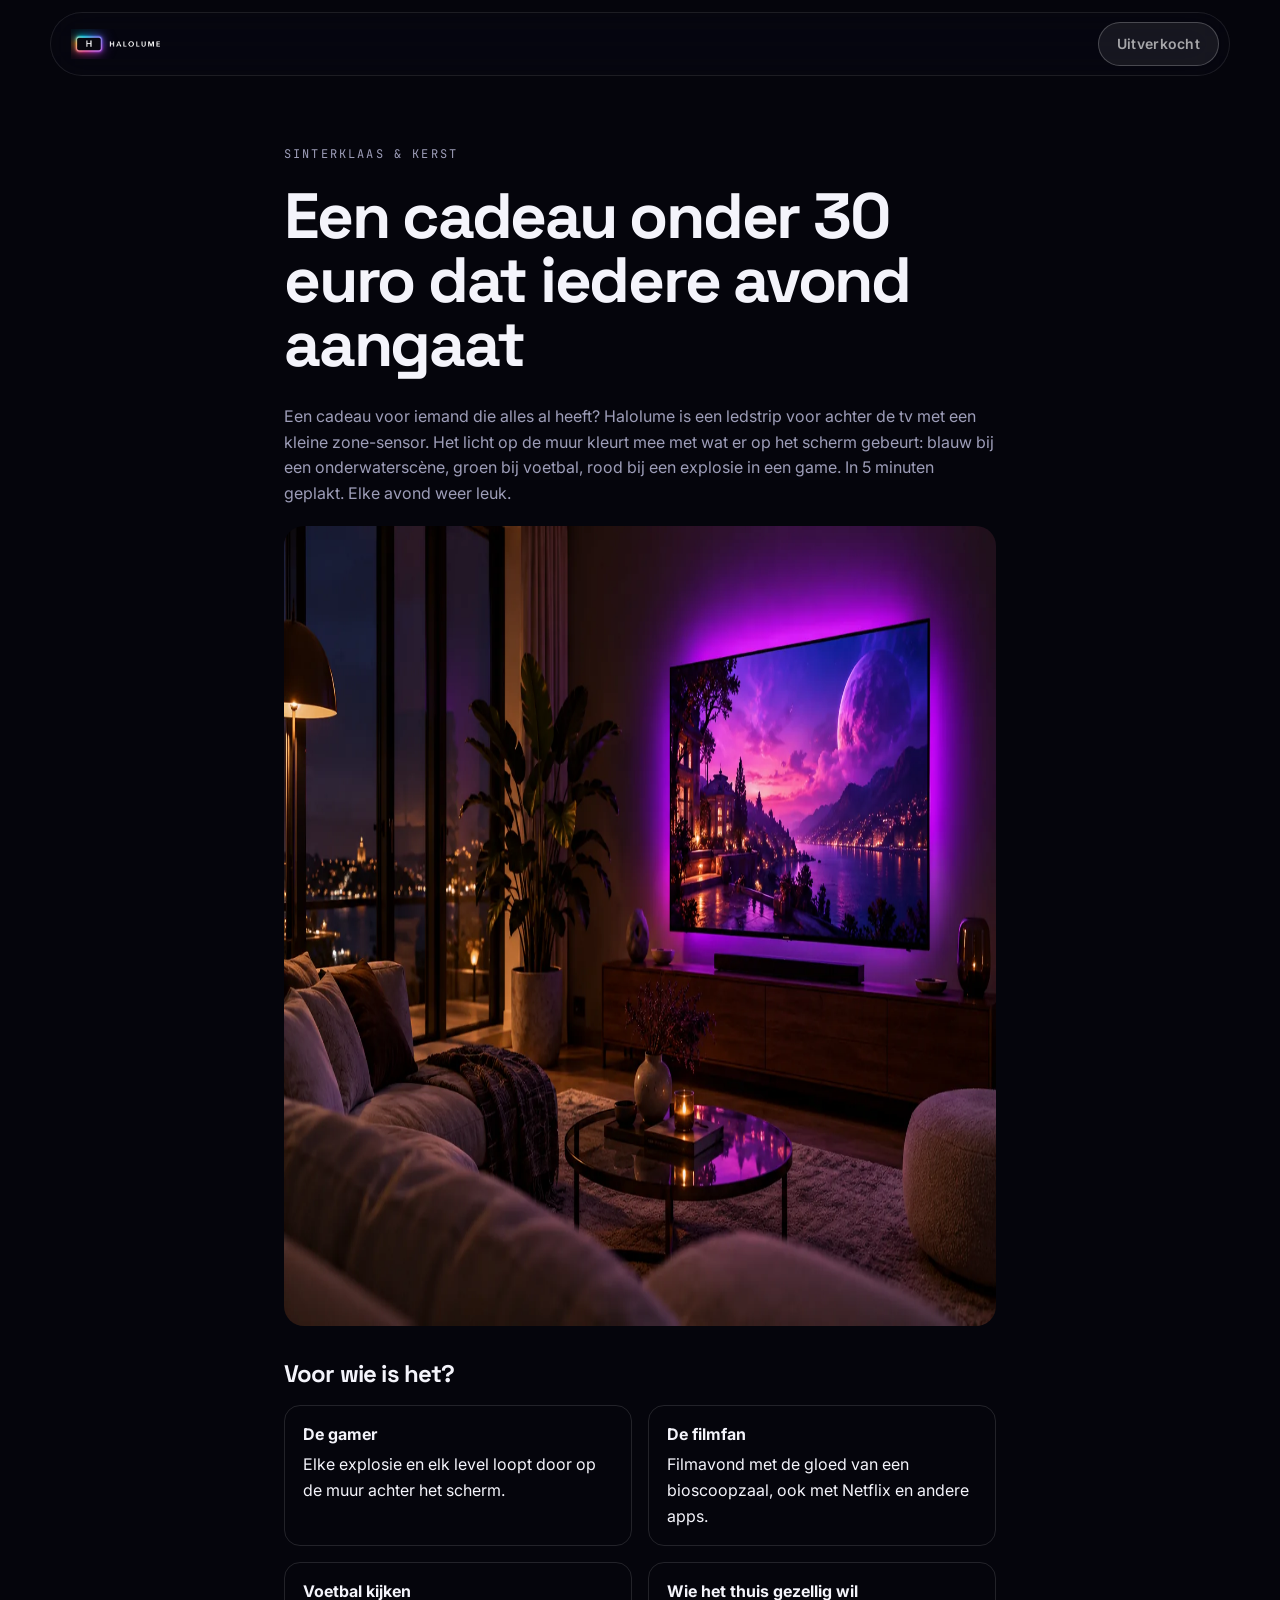
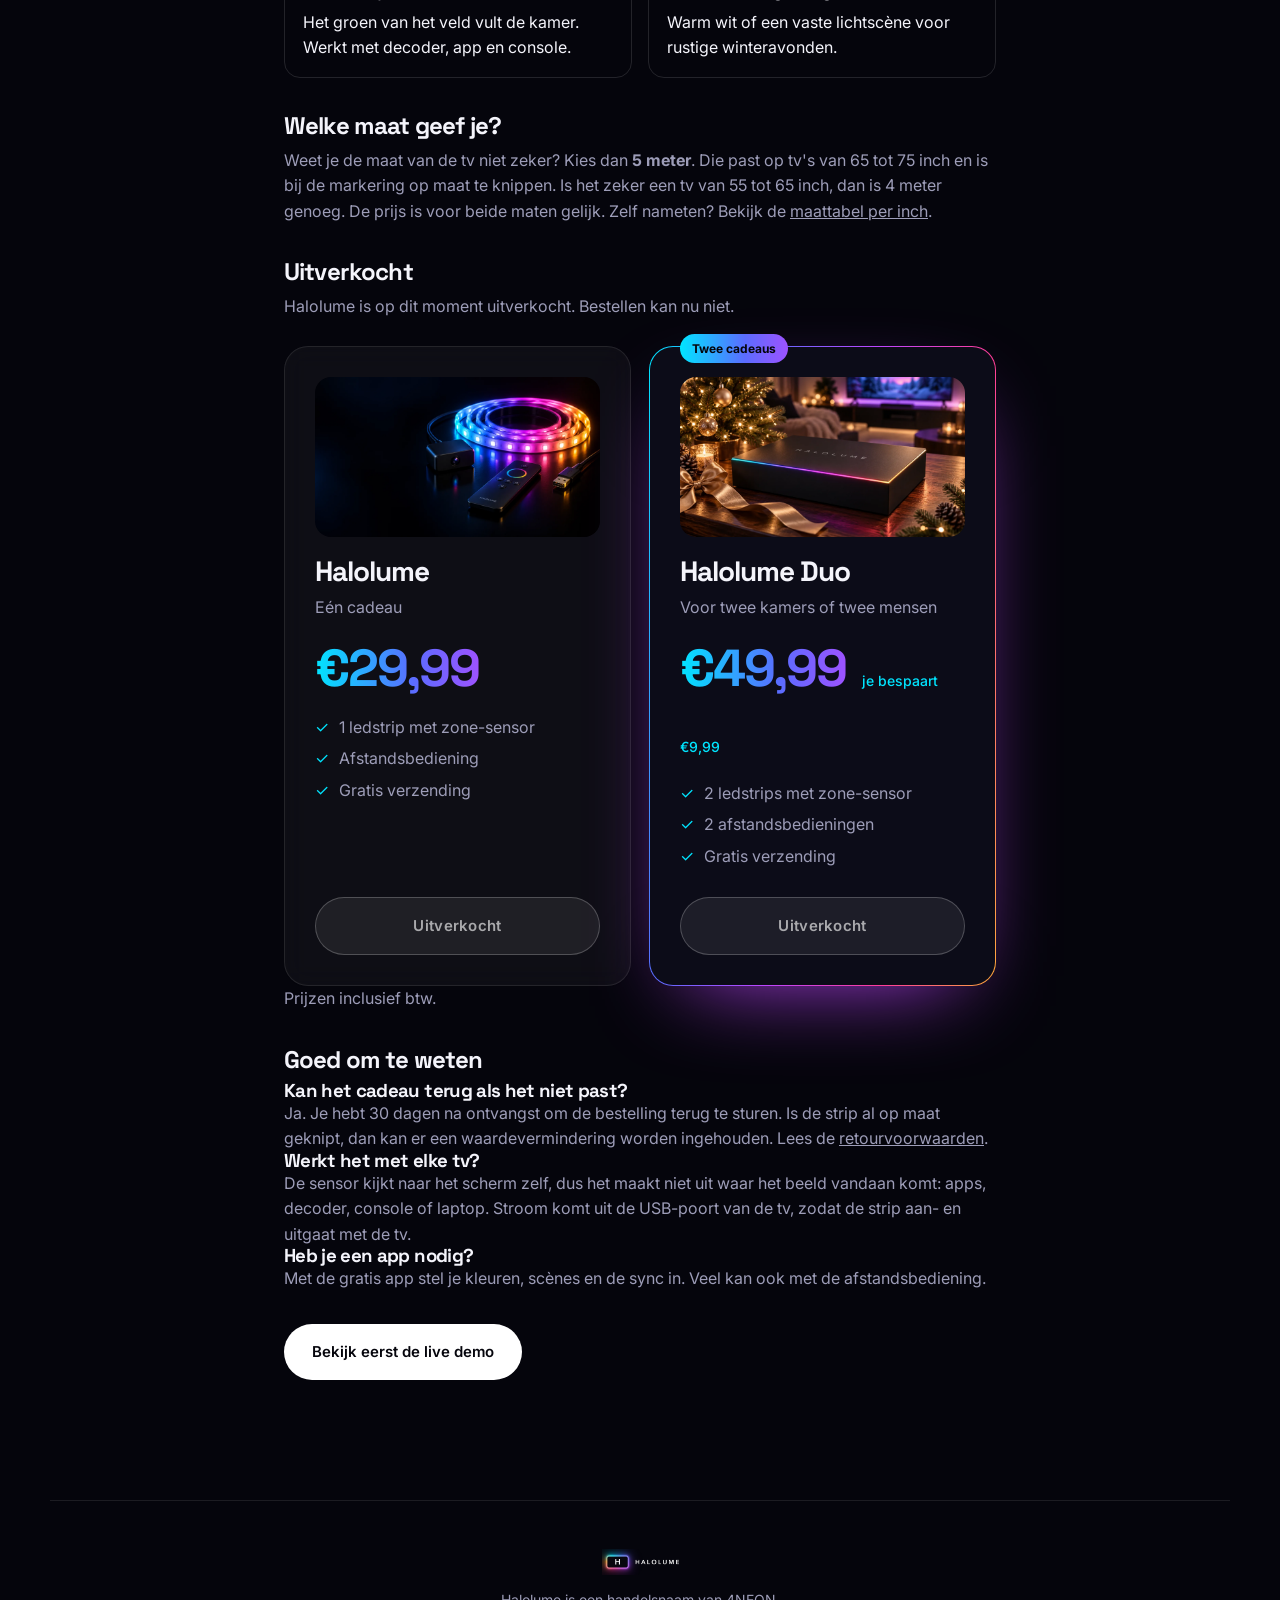
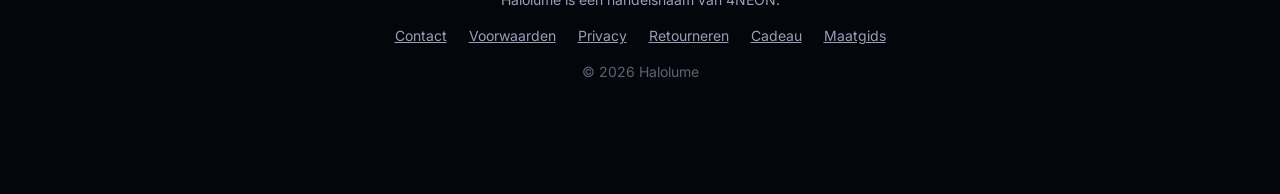
<file: cadeau.html>
<!doctype html>
<html lang="nl">
<head>
<meta charset="utf-8">
<meta name="viewport" content="width=device-width,initial-scale=1,viewport-fit=cover">
<title>Cadeau onder 30 euro voor Sinterklaas en kerst · Halolume</title>
<meta name="description" content="Cadeau onder 30 euro? De Halolume tv-ledstrip kleurt mee met film, game en voetbal en zit in 5 minuten vast. €29,99 of Duo €49,99, nu tijdelijk uitverkocht.">
<link rel="canonical" href="https://halolume.nl/cadeau.html">
<meta name="theme-color" content="#07070e">
<link rel="icon" href="favicon.png">
<link rel="apple-touch-icon" href="apple-touch-icon.png">
<meta property="og:type" content="website">
<meta property="og:url" content="https://halolume.nl/cadeau.html">
<meta name="twitter:card" content="summary_large_image">
<meta property="og:title" content="Cadeau onder 30 euro · Halolume tv-ledstrip">
<meta property="og:description" content="Het cadeau dat iedere avond aangaat. €29,99, gratis verzending NL en BE.">
<meta property="og:image" content="https://halolume.nl/img/og.jpg">
<link rel="preconnect" href="https://fonts.googleapis.com">
<link rel="preconnect" href="https://fonts.gstatic.com" crossorigin>
<link href="https://fonts.googleapis.com/css2?family=Space+Grotesk:wght@400;500;600;700&family=Inter:wght@400;500;600&family=JetBrains+Mono:wght@500&family=Instrument+Serif:ital@1&display=swap" rel="stylesheet">
<link rel="stylesheet" href="css/halo.css?v=15">
<style>
.gift-page .offers{margin-top:1.6rem}
.gift-page .offer-img{opacity:1}
.gift-page .two{display:grid;grid-template-columns:repeat(2,1fr);gap:1rem;margin:1.2rem 0}
@media (max-width:560px){.gift-page .two{grid-template-columns:1fr}}
.gift-page .two div{border:1px solid rgba(255,255,255,.12);border-radius:16px;padding:1rem 1.1rem}
.gift-page .two b{display:block;margin-bottom:.3rem}
.gift-page .hero-img{width:100%;border-radius:20px;margin:1.2rem 0}
</style>
<script type="application/ld+json">{"@context":"https://schema.org","@type":"FAQPage","mainEntity":[
{"@type":"Question","name":"Welke maat geef ik als ik de tv niet ken?","acceptedAnswer":{"@type":"Answer","text":"Kies 5 meter. Die past op tv's van 65 tot 75 inch en is op maat te knippen voor een kleinere tv. Weet je zeker dat het 55 tot 65 inch is, dan is 4 meter genoeg."}},
{"@type":"Question","name":"Kan het cadeau terug als het niet past?","acceptedAnswer":{"@type":"Answer","text":"Ja. Je hebt 30 dagen na ontvangst om de bestelling terug te sturen. Is de strip al op maat geknipt, dan kan er een waardevermindering worden ingehouden."}},
{"@type":"Question","name":"Werkt het met elke tv?","acceptedAnswer":{"@type":"Answer","text":"De sensor kijkt naar het scherm zelf, dus het maakt niet uit waar het beeld vandaan komt: apps, decoder, console of laptop. Stroom komt uit de USB-poort van de tv."}},
{"@type":"Question","name":"Wat kost verzenden?","acceptedAnswer":{"@type":"Answer","text":"Verzenden is gratis in Nederland en België. Zodra je pakket onderweg is, krijg je een mail met de track-and-trace-code."}}
]}</script>
<script defer src="https://stats.1v1battles.com/nv.js" data-website-id="e27e5529-a10d-410b-ab31-af213f4f1131"></script>
</head>
<body class="legal gift-page">
<div class="bg-glow" aria-hidden="true"><span></span><span></span><span></span></div>
<header class="nav"><a href="/" class="brand"><img src="assets/logo.webp" alt="Halolume" width="89" height="30"></a><span class="btn btn-sold btn-small" aria-disabled="true">Uitverkocht</span></header>
<main class="section legal-body">
<p class="eyebrow">Sinterklaas &amp; kerst</p>
<h1>Een cadeau onder 30 euro dat iedere avond aangaat</h1>
<p>Een cadeau voor iemand die alles al heeft? Halolume is een ledstrip voor achter de tv met een kleine zone-sensor. Het licht op de muur kleurt mee met wat er op het scherm gebeurt: blauw bij een onderwaterscène, groen bij voetbal, rood bij een explosie in een game. In 5 minuten geplakt. Elke avond weer leuk.</p>
<img class="hero-img" src="img/kamer-aan.webp" alt="Woonkamer met Halolume achter de tv" width="1200" height="800" loading="eager">

<h2>Voor wie is het?</h2>
<div class="two">
<div><b>De gamer</b>Elke explosie en elk level loopt door op de muur achter het scherm.</div>
<div><b>De filmfan</b>Filmavond met de gloed van een bioscoopzaal, ook met Netflix en andere apps.</div>
<div><b>Voetbal kijken</b>Het groen van het veld vult de kamer. Werkt met decoder, app en console.</div>
<div><b>Wie het thuis gezellig wil</b>Warm wit of een vaste lichtscène voor rustige winteravonden.</div>
</div>

<h2>Welke maat geef je?</h2>
<p>Weet je de maat van de tv niet zeker? Kies dan <strong>5 meter</strong>. Die past op tv's van 65 tot 75 inch en is bij de markering op maat te knippen. Is het zeker een tv van 55 tot 65 inch, dan is 4 meter genoeg. De prijs is voor beide maten gelijk. Zelf nameten? Bekijk de <a href="welke-maat-ledstrip-tv.html">maattabel per inch</a>.</p>

<h2 id="kopen">Uitverkocht</h2>
<p>Halolume is op dit moment uitverkocht. Bestellen kan nu niet.</p>
<div class="offers">
  <article class="offer card">
    <img class="offer-img" src="img/hero.webp" alt="" loading="lazy">
    <h3>Halolume</h3>
    <p class="for">Eén cadeau</p>
    <p class="price"><span>€29,99</span></p>
    <ul><li>1 ledstrip met zone-sensor</li><li>Afstandsbediening</li><li>Gratis verzending</li></ul>
    <span class="btn btn-sold" aria-disabled="true">Uitverkocht</span>
  </article>
  <article class="offer card featured">
    <span class="badge">Twee cadeaus</span>
    <img class="offer-img" src="img/doos.webp" alt="" loading="lazy">
    <h3>Halolume Duo</h3>
    <p class="for">Voor twee kamers of twee mensen</p>
    <p class="price"><span>€49,99</span> <small>je bespaart €9,99</small></p>
    <ul><li>2 ledstrips met zone-sensor</li><li>2 afstandsbedieningen</li><li>Gratis verzending</li></ul>
    <span class="btn btn-sold" aria-disabled="true">Uitverkocht</span>
  </article>
</div>
<p>Prijzen inclusief btw.</p>

<h2>Goed om te weten</h2>
<h3>Kan het cadeau terug als het niet past?</h3>
<p>Ja. Je hebt 30 dagen na ontvangst om de bestelling terug te sturen. Is de strip al op maat geknipt, dan kan er een waardevermindering worden ingehouden. Lees de <a href="retourneren.html">retourvoorwaarden</a>.</p>
<h3>Werkt het met elke tv?</h3>
<p>De sensor kijkt naar het scherm zelf, dus het maakt niet uit waar het beeld vandaan komt: apps, decoder, console of laptop. Stroom komt uit de USB-poort van de tv, zodat de strip aan- en uitgaat met de tv.</p>
<h3>Heb je een app nodig?</h3>
<p>Met de gratis app stel je kleuren, scènes en de sync in. Veel kan ook met de afstandsbediening.</p>
<p style="margin-top:2rem"><a class="btn btn-white" href="/#demo">Bekijk eerst de live demo</a></p>
</main>
<footer class="footer">
  <img src="assets/logo.webp" alt="Halolume" width="77" height="26">
  <p>Halolume is een handelsnaam van 4NEON.</p>
  <nav><a href="contact.html">Contact</a><a href="voorwaarden.html">Voorwaarden</a><a href="privacy.html">Privacy</a><a href="retourneren.html">Retourneren</a><a href="cadeau.html">Cadeau</a><a href="welke-maat-ledstrip-tv.html">Maatgids</a></nav>
  <p class="copy">© 2026 Halolume</p>
</footer>
</body></html>
</file>
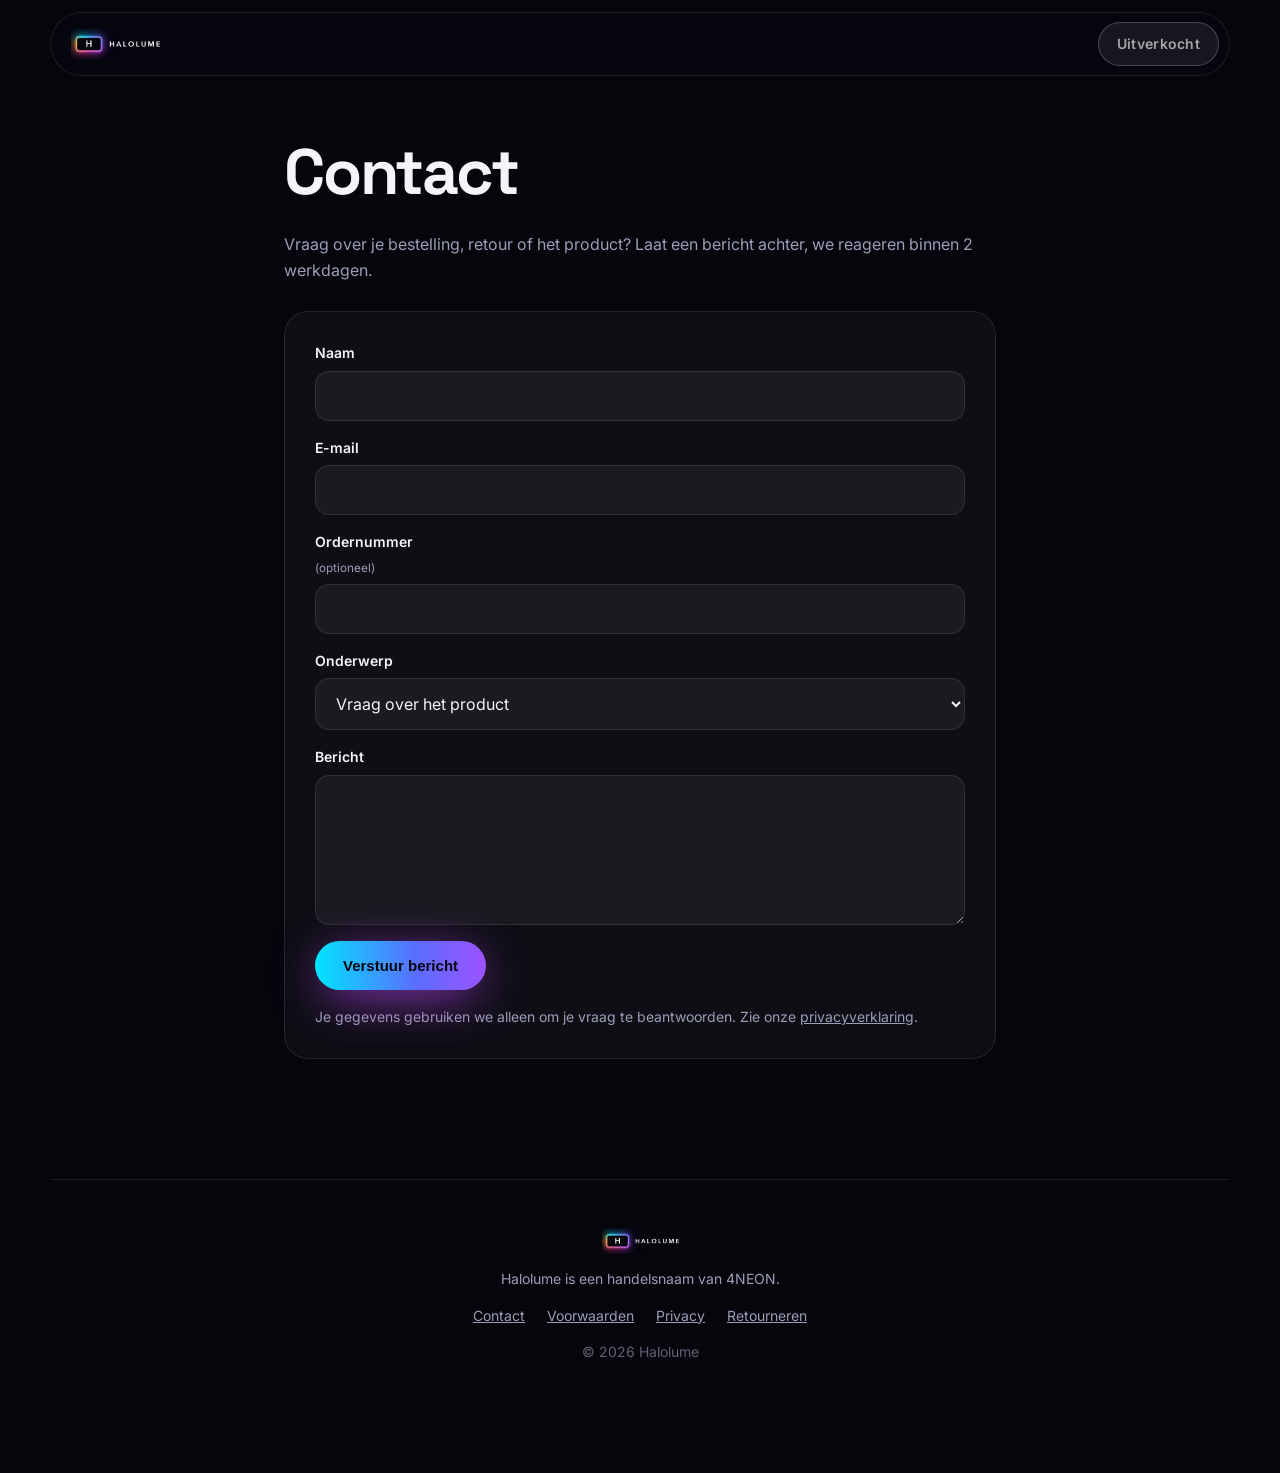
<file: contact.html>
<!doctype html>
<html lang="nl">
<head>
<meta charset="utf-8">
<meta name="viewport" content="width=device-width,initial-scale=1,viewport-fit=cover">
<title>Contact en vragen over de tv-ledstrip · Halolume</title>
<meta name="description" content="Vraag over Halolume, de tv-ledstrip met kleursensor, of over een retour? Stuur een bericht via het contactformulier. We reageren binnen 2 werkdagen.">
<link rel="canonical" href="https://halolume.nl/contact.html">
<meta name="theme-color" content="#07070e">
<link rel="icon" href="favicon.png">
<link rel="apple-touch-icon" href="apple-touch-icon.png">
<meta property="og:type" content="website">
<meta property="og:url" content="https://halolume.nl/contact.html">
<meta name="twitter:card" content="summary_large_image">
<meta property="og:title" content="Contact en vragen over de tv-ledstrip · Halolume">
<meta property="og:description" content="Vraag over Halolume, de tv-ledstrip met kleursensor, of over een retour? Stuur een bericht via het contactformulier. We reageren binnen 2 werkdagen.">
<meta property="og:image" content="https://halolume.nl/img/og.jpg">
<link rel="preconnect" href="https://fonts.googleapis.com">
<link rel="preconnect" href="https://fonts.gstatic.com" crossorigin>
<link href="https://fonts.googleapis.com/css2?family=Space+Grotesk:wght@400;500;600;700&family=Inter:wght@400;500;600&family=JetBrains+Mono:wght@500&family=Instrument+Serif:ital@1&display=swap" rel="stylesheet">
<link rel="stylesheet" href="css/halo.css?v=15">
<script defer src="https://stats.1v1battles.com/nv.js" data-website-id="e27e5529-a10d-410b-ab31-af213f4f1131"></script>
</head>
<body class="legal">
<div class="bg-glow" aria-hidden="true"><span></span><span></span><span></span></div>
<header class="nav"><a href="/" class="brand"><img src="assets/logo.webp" alt="Halolume" width="89" height="30"></a><span class="btn btn-sold btn-small" aria-disabled="true">Uitverkocht</span></header>
<main class="section legal-body"><h1>Contact</h1>
<p>Vraag over je bestelling, retour of het product? Laat een bericht achter, we reageren binnen 2 werkdagen.</p>
<form class="contact card" action="https://formsubmit.co/nick@4neon.nl" method="POST">
<input type="hidden" name="_subject" value="Nieuw bericht via halolume.nl">
<input type="hidden" name="_next" value="https://halolume.nl/bedankt.html">
<input type="hidden" name="_template" value="table">
<input type="text" name="_honey" style="display:none" tabindex="-1" autocomplete="off">
<label>Naam<input name="naam" required autocomplete="name"></label>
<label>E-mail<input type="email" name="email" required autocomplete="email"></label>
<label>Ordernummer <small>(optioneel)</small><input name="ordernummer"></label>
<label>Onderwerp<select name="onderwerp"><option>Vraag over het product</option><option>Mijn bestelling</option><option>Retour of defect</option><option>Anders</option></select></label>
<label>Bericht<textarea name="bericht" rows="6" required></textarea></label>
<button class="btn btn-glow" type="submit">Verstuur bericht</button>
<p class="fine">Je gegevens gebruiken we alleen om je vraag te beantwoorden. Zie onze <a href="privacy.html">privacyverklaring</a>.</p>
</form></main>
<footer class="footer">
  <img src="assets/logo.webp" alt="Halolume" width="77" height="26">
  <p>Halolume is een handelsnaam van 4NEON.</p>
  <nav><a href="contact.html">Contact</a><a href="voorwaarden.html">Voorwaarden</a><a href="privacy.html">Privacy</a><a href="retourneren.html">Retourneren</a></nav>
  <p class="copy">© 2026 Halolume</p>
</footer>

</body></html>
</file>
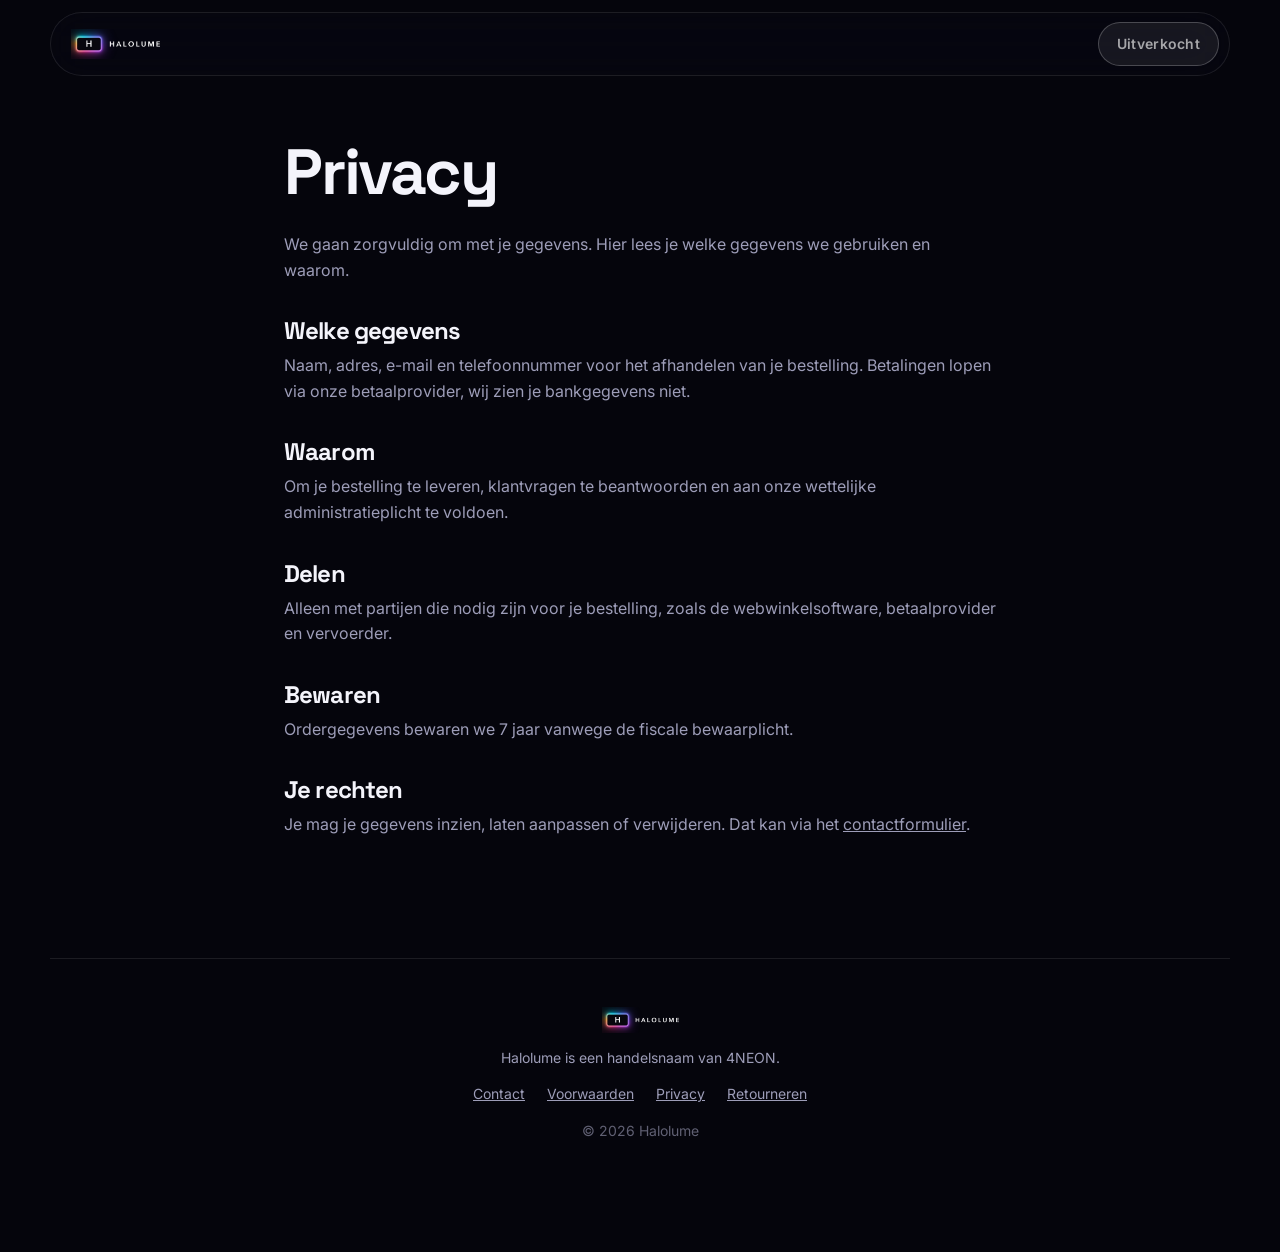
<file: privacy.html>
<!doctype html>
<html lang="nl">
<head>
<meta charset="utf-8">
<meta name="viewport" content="width=device-width,initial-scale=1,viewport-fit=cover">
<title>Privacyverklaring · Halolume</title>
<meta name="description" content="Privacyverklaring van Halolume: welke gegevens we gebruiken voor je bestelling, met wie we ze delen, hoe lang we ze bewaren en hoe je ze inziet of laat wissen.">
<link rel="canonical" href="https://halolume.nl/privacy.html">
<meta name="theme-color" content="#07070e">
<link rel="icon" href="favicon.png">
<link rel="apple-touch-icon" href="apple-touch-icon.png">
<meta property="og:type" content="website">
<meta property="og:url" content="https://halolume.nl/privacy.html">
<meta name="twitter:card" content="summary_large_image">
<meta property="og:title" content="Privacyverklaring · Halolume">
<meta property="og:description" content="Privacyverklaring van Halolume: welke gegevens we gebruiken voor je bestelling, met wie we ze delen, hoe lang we ze bewaren en hoe je ze inziet of laat wissen.">
<meta property="og:image" content="https://halolume.nl/img/og.jpg">
<link rel="preconnect" href="https://fonts.googleapis.com">
<link rel="preconnect" href="https://fonts.gstatic.com" crossorigin>
<link href="https://fonts.googleapis.com/css2?family=Space+Grotesk:wght@400;500;600;700&family=Inter:wght@400;500;600&family=JetBrains+Mono:wght@500&family=Instrument+Serif:ital@1&display=swap" rel="stylesheet">
<link rel="stylesheet" href="css/halo.css?v=15">
<script defer src="https://stats.1v1battles.com/nv.js" data-website-id="e27e5529-a10d-410b-ab31-af213f4f1131"></script>
</head>
<body class="legal">
<div class="bg-glow" aria-hidden="true"><span></span><span></span><span></span></div>
<header class="nav"><a href="/" class="brand"><img src="assets/logo.webp" alt="Halolume" width="89" height="30"></a><span class="btn btn-sold btn-small" aria-disabled="true">Uitverkocht</span></header>
<main class="section legal-body"><h1>Privacy</h1><p>We gaan zorgvuldig om met je gegevens. Hier lees je welke gegevens we gebruiken en waarom.</p>
<h2>Welke gegevens</h2><p>Naam, adres, e-mail en telefoonnummer voor het afhandelen van je bestelling. Betalingen lopen via onze betaalprovider, wij zien je bankgegevens niet.</p>
<h2>Waarom</h2><p>Om je bestelling te leveren, klantvragen te beantwoorden en aan onze wettelijke administratieplicht te voldoen.</p>
<h2>Delen</h2><p>Alleen met partijen die nodig zijn voor je bestelling, zoals de webwinkelsoftware, betaalprovider en vervoerder.</p>
<h2>Bewaren</h2><p>Ordergegevens bewaren we 7 jaar vanwege de fiscale bewaarplicht.</p>
<h2>Je rechten</h2><p>Je mag je gegevens inzien, laten aanpassen of verwijderen. Dat kan via het <a href="contact.html">contactformulier</a>.</p></main>
<footer class="footer">
  <img src="assets/logo.webp" alt="Halolume" width="77" height="26">
  <p>Halolume is een handelsnaam van 4NEON.</p>
  <nav><a href="contact.html">Contact</a><a href="voorwaarden.html">Voorwaarden</a><a href="privacy.html">Privacy</a><a href="retourneren.html">Retourneren</a></nav>
  <p class="copy">© 2026 Halolume</p>
</footer>

</body></html>
</file>
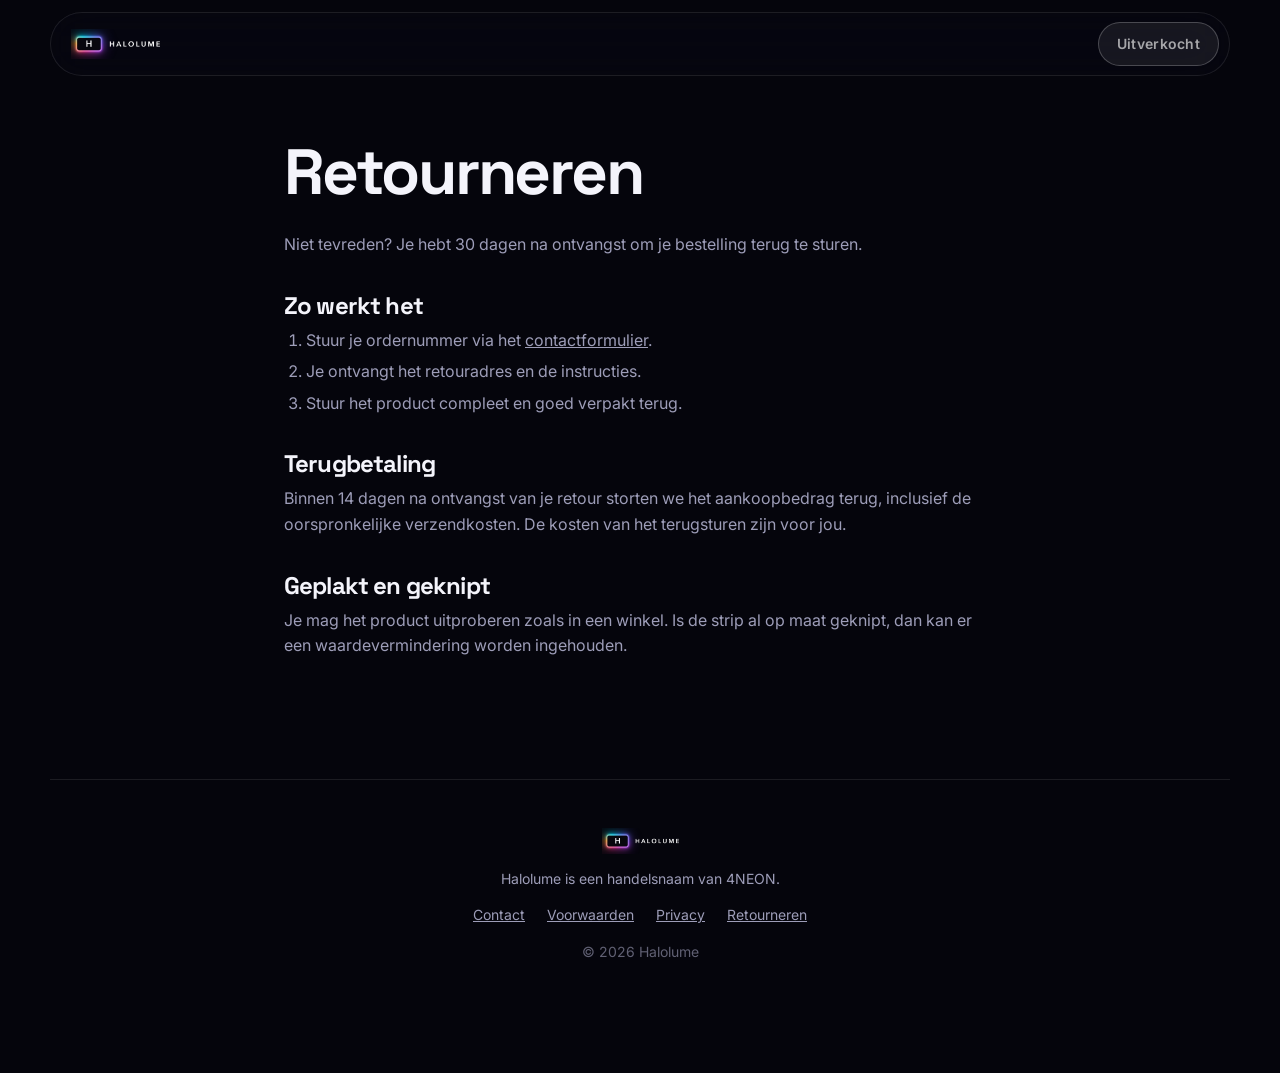
<file: retourneren.html>
<!doctype html>
<html lang="nl">
<head>
<meta charset="utf-8">
<meta name="viewport" content="width=device-width,initial-scale=1,viewport-fit=cover">
<title>Retourneren binnen 30 dagen · Halolume</title>
<meta name="description" content="Halolume terugsturen: je hebt 30 dagen bedenktijd. Zo meld je een retour aan en stuur je de tv-ledstrip terug. Binnen 14 dagen krijg je je geld terug.">
<link rel="canonical" href="https://halolume.nl/retourneren.html">
<meta name="theme-color" content="#07070e">
<link rel="icon" href="favicon.png">
<link rel="apple-touch-icon" href="apple-touch-icon.png">
<meta property="og:type" content="website">
<meta property="og:url" content="https://halolume.nl/retourneren.html">
<meta name="twitter:card" content="summary_large_image">
<meta property="og:title" content="Retourneren binnen 30 dagen · Halolume">
<meta property="og:description" content="Halolume terugsturen: je hebt 30 dagen bedenktijd. Zo meld je een retour aan en stuur je de tv-ledstrip terug. Binnen 14 dagen krijg je je geld terug.">
<meta property="og:image" content="https://halolume.nl/img/og.jpg">
<link rel="preconnect" href="https://fonts.googleapis.com">
<link rel="preconnect" href="https://fonts.gstatic.com" crossorigin>
<link href="https://fonts.googleapis.com/css2?family=Space+Grotesk:wght@400;500;600;700&family=Inter:wght@400;500;600&family=JetBrains+Mono:wght@500&family=Instrument+Serif:ital@1&display=swap" rel="stylesheet">
<link rel="stylesheet" href="css/halo.css?v=15">
<script defer src="https://stats.1v1battles.com/nv.js" data-website-id="e27e5529-a10d-410b-ab31-af213f4f1131"></script>
</head>
<body class="legal">
<div class="bg-glow" aria-hidden="true"><span></span><span></span><span></span></div>
<header class="nav"><a href="/" class="brand"><img src="assets/logo.webp" alt="Halolume" width="89" height="30"></a><span class="btn btn-sold btn-small" aria-disabled="true">Uitverkocht</span></header>
<main class="section legal-body"><h1>Retourneren</h1><p>Niet tevreden? Je hebt 30 dagen na ontvangst om je bestelling terug te sturen.</p>
<h2>Zo werkt het</h2><ol><li>Stuur je ordernummer via het <a href="contact.html">contactformulier</a>.</li><li>Je ontvangt het retouradres en de instructies.</li><li>Stuur het product compleet en goed verpakt terug.</li></ol>
<h2>Terugbetaling</h2><p>Binnen 14 dagen na ontvangst van je retour storten we het aankoopbedrag terug, inclusief de oorspronkelijke verzendkosten. De kosten van het terugsturen zijn voor jou.</p>
<h2>Geplakt en geknipt</h2><p>Je mag het product uitproberen zoals in een winkel. Is de strip al op maat geknipt, dan kan er een waardevermindering worden ingehouden.</p></main>
<footer class="footer">
  <img src="assets/logo.webp" alt="Halolume" width="77" height="26">
  <p>Halolume is een handelsnaam van 4NEON.</p>
  <nav><a href="contact.html">Contact</a><a href="voorwaarden.html">Voorwaarden</a><a href="privacy.html">Privacy</a><a href="retourneren.html">Retourneren</a></nav>
  <p class="copy">© 2026 Halolume</p>
</footer>

</body></html>
</file>
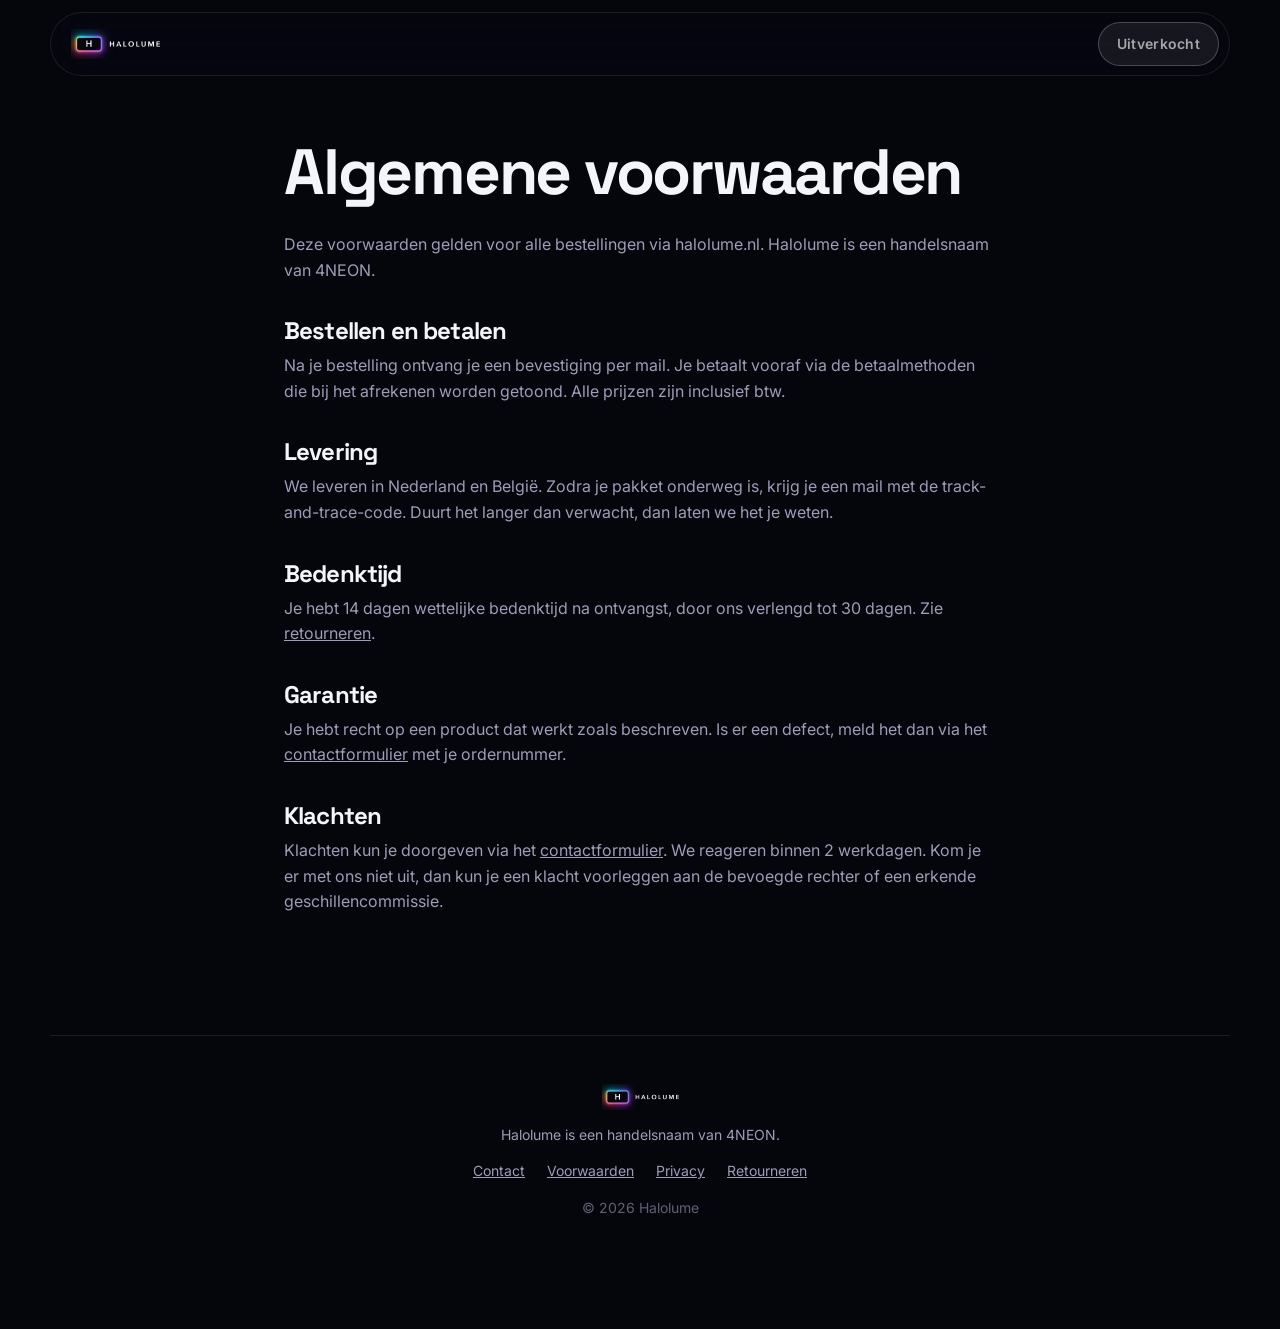
<file: voorwaarden.html>
<!doctype html>
<html lang="nl">
<head>
<meta charset="utf-8">
<meta name="viewport" content="width=device-width,initial-scale=1,viewport-fit=cover">
<title>Algemene voorwaarden · Halolume</title>
<meta name="description" content="Algemene voorwaarden van Halolume, een handelsnaam van 4NEON: bestellen en betalen, levering in Nederland en België, 30 dagen bedenktijd, garantie en klachten.">
<link rel="canonical" href="https://halolume.nl/voorwaarden.html">
<meta name="theme-color" content="#07070e">
<link rel="icon" href="favicon.png">
<link rel="apple-touch-icon" href="apple-touch-icon.png">
<meta property="og:type" content="website">
<meta property="og:url" content="https://halolume.nl/voorwaarden.html">
<meta name="twitter:card" content="summary_large_image">
<meta property="og:title" content="Algemene voorwaarden · Halolume">
<meta property="og:description" content="Algemene voorwaarden van Halolume, een handelsnaam van 4NEON: bestellen en betalen, levering in Nederland en België, 30 dagen bedenktijd, garantie en klachten.">
<meta property="og:image" content="https://halolume.nl/img/og.jpg">
<link rel="preconnect" href="https://fonts.googleapis.com">
<link rel="preconnect" href="https://fonts.gstatic.com" crossorigin>
<link href="https://fonts.googleapis.com/css2?family=Space+Grotesk:wght@400;500;600;700&family=Inter:wght@400;500;600&family=JetBrains+Mono:wght@500&family=Instrument+Serif:ital@1&display=swap" rel="stylesheet">
<link rel="stylesheet" href="css/halo.css?v=15">
<script defer src="https://stats.1v1battles.com/nv.js" data-website-id="e27e5529-a10d-410b-ab31-af213f4f1131"></script>
</head>
<body class="legal">
<div class="bg-glow" aria-hidden="true"><span></span><span></span><span></span></div>
<header class="nav"><a href="/" class="brand"><img src="assets/logo.webp" alt="Halolume" width="89" height="30"></a><span class="btn btn-sold btn-small" aria-disabled="true">Uitverkocht</span></header>
<main class="section legal-body"><h1>Algemene voorwaarden</h1><p>Deze voorwaarden gelden voor alle bestellingen via halolume.nl. Halolume is een handelsnaam van 4NEON.</p>
<h2>Bestellen en betalen</h2><p>Na je bestelling ontvang je een bevestiging per mail. Je betaalt vooraf via de betaalmethoden die bij het afrekenen worden getoond. Alle prijzen zijn inclusief btw.</p>
<h2>Levering</h2><p>We leveren in Nederland en België. Zodra je pakket onderweg is, krijg je een mail met de track-and-trace-code. Duurt het langer dan verwacht, dan laten we het je weten.</p>
<h2>Bedenktijd</h2><p>Je hebt 14 dagen wettelijke bedenktijd na ontvangst, door ons verlengd tot 30 dagen. Zie <a href="retourneren.html">retourneren</a>.</p>
<h2>Garantie</h2><p>Je hebt recht op een product dat werkt zoals beschreven. Is er een defect, meld het dan via het <a href="contact.html">contactformulier</a> met je ordernummer.</p>
<h2>Klachten</h2><p>Klachten kun je doorgeven via het <a href="contact.html">contactformulier</a>. We reageren binnen 2 werkdagen. Kom je er met ons niet uit, dan kun je een klacht voorleggen aan de bevoegde rechter of een erkende geschillencommissie.</p></main>
<footer class="footer">
  <img src="assets/logo.webp" alt="Halolume" width="77" height="26">
  <p>Halolume is een handelsnaam van 4NEON.</p>
  <nav><a href="contact.html">Contact</a><a href="voorwaarden.html">Voorwaarden</a><a href="privacy.html">Privacy</a><a href="retourneren.html">Retourneren</a></nav>
  <p class="copy">© 2026 Halolume</p>
</footer>

</body></html>
</file>
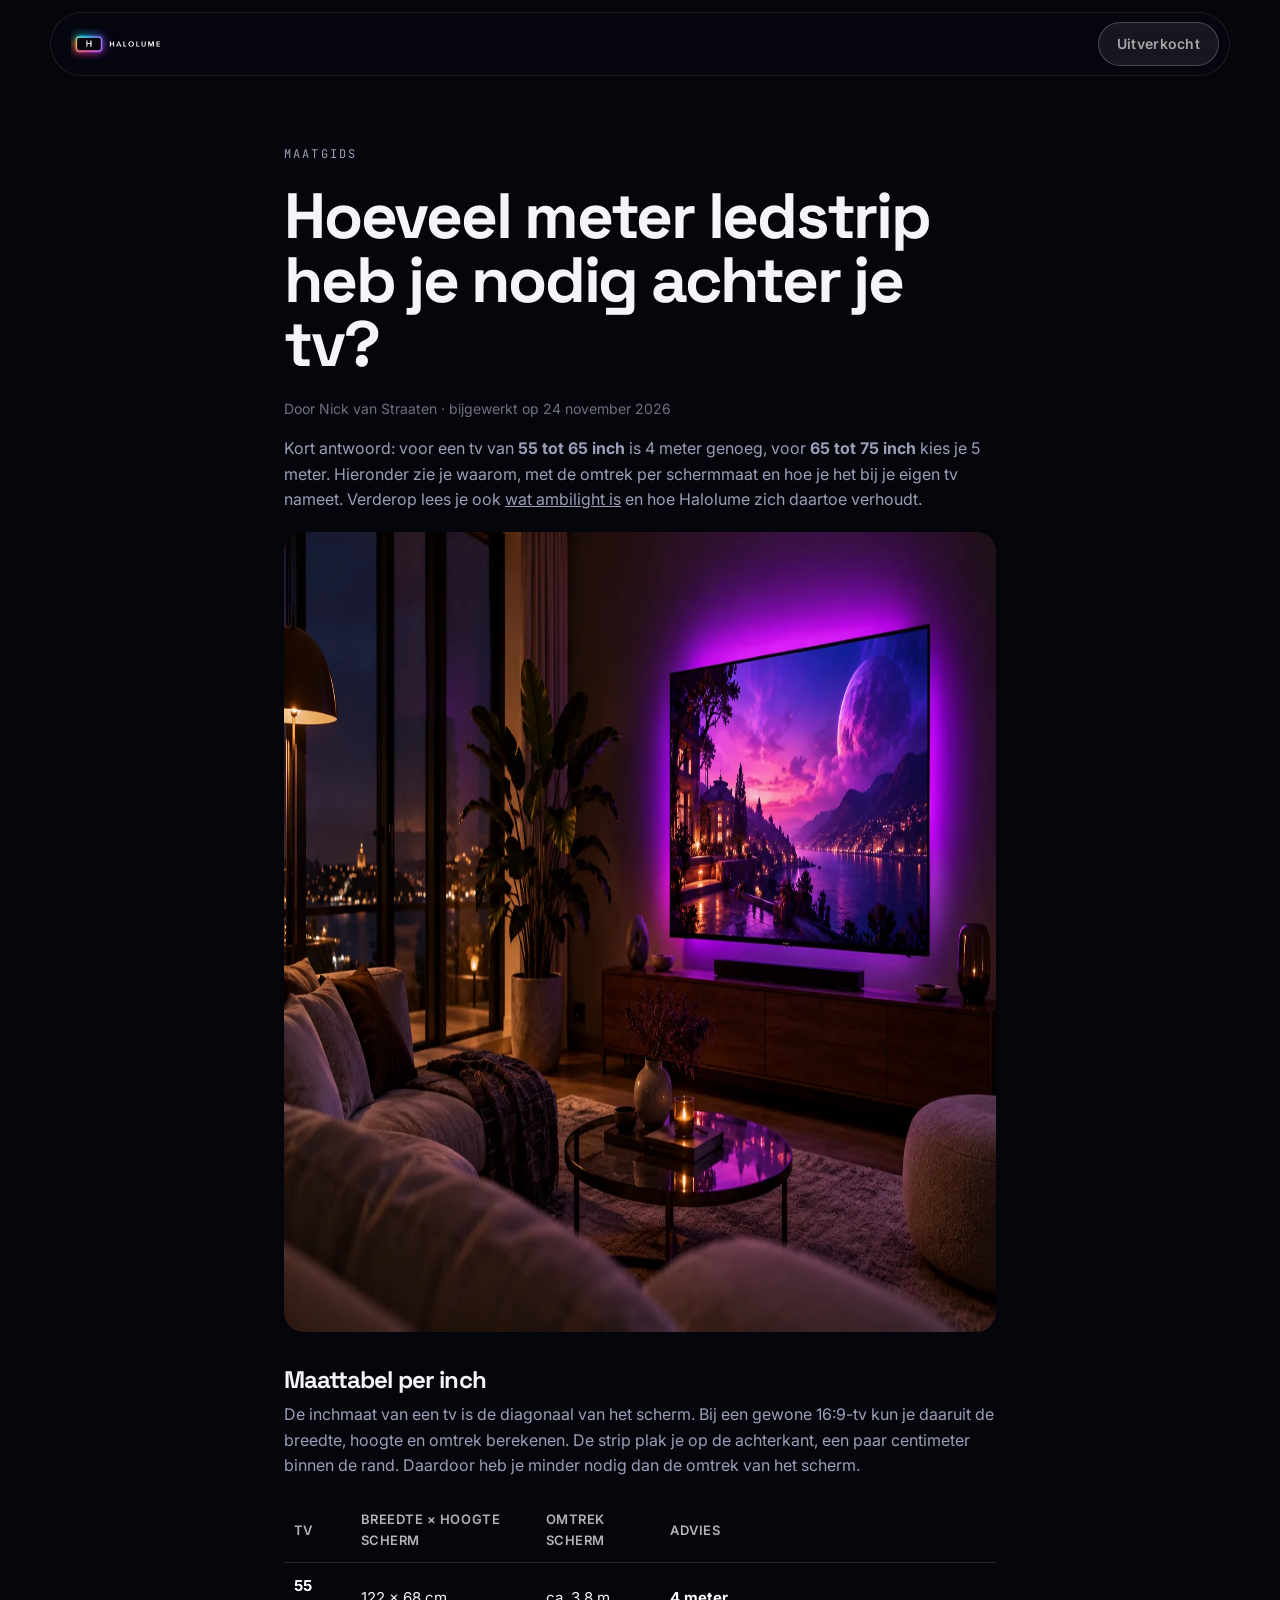
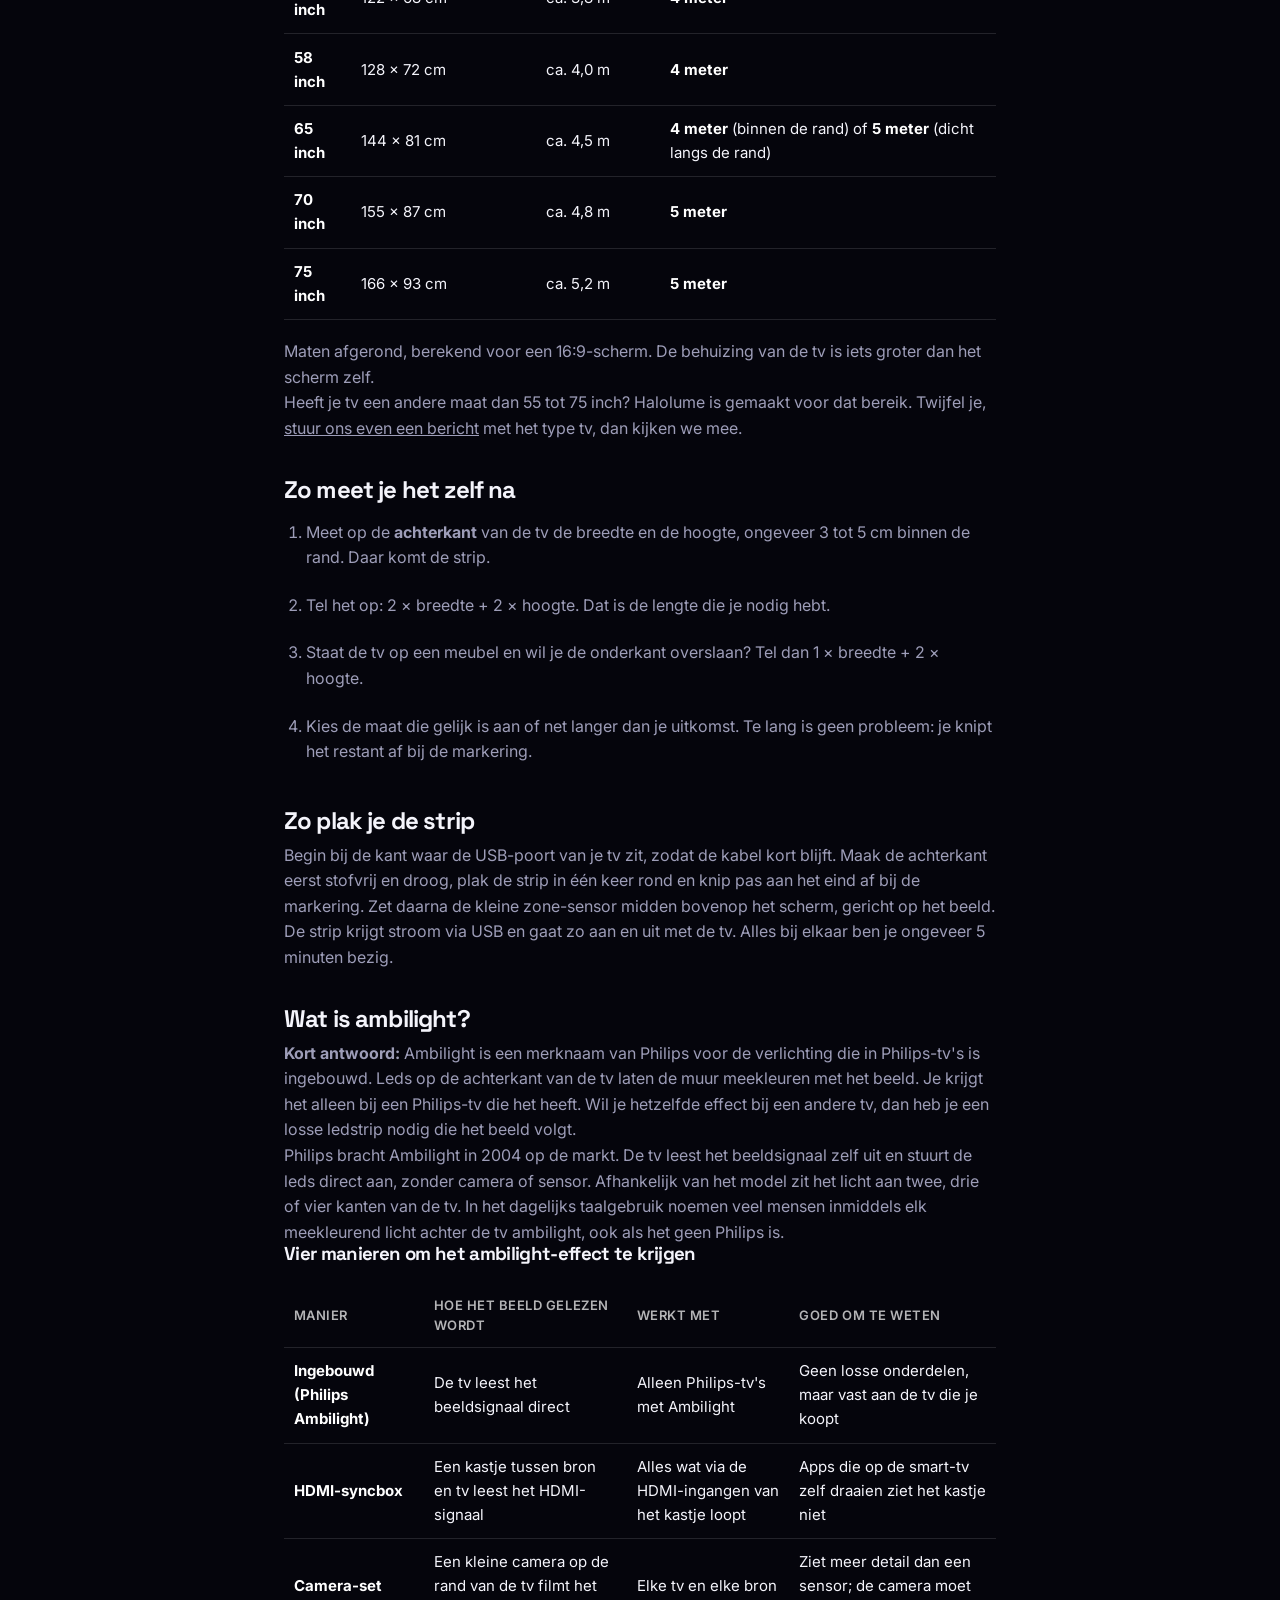
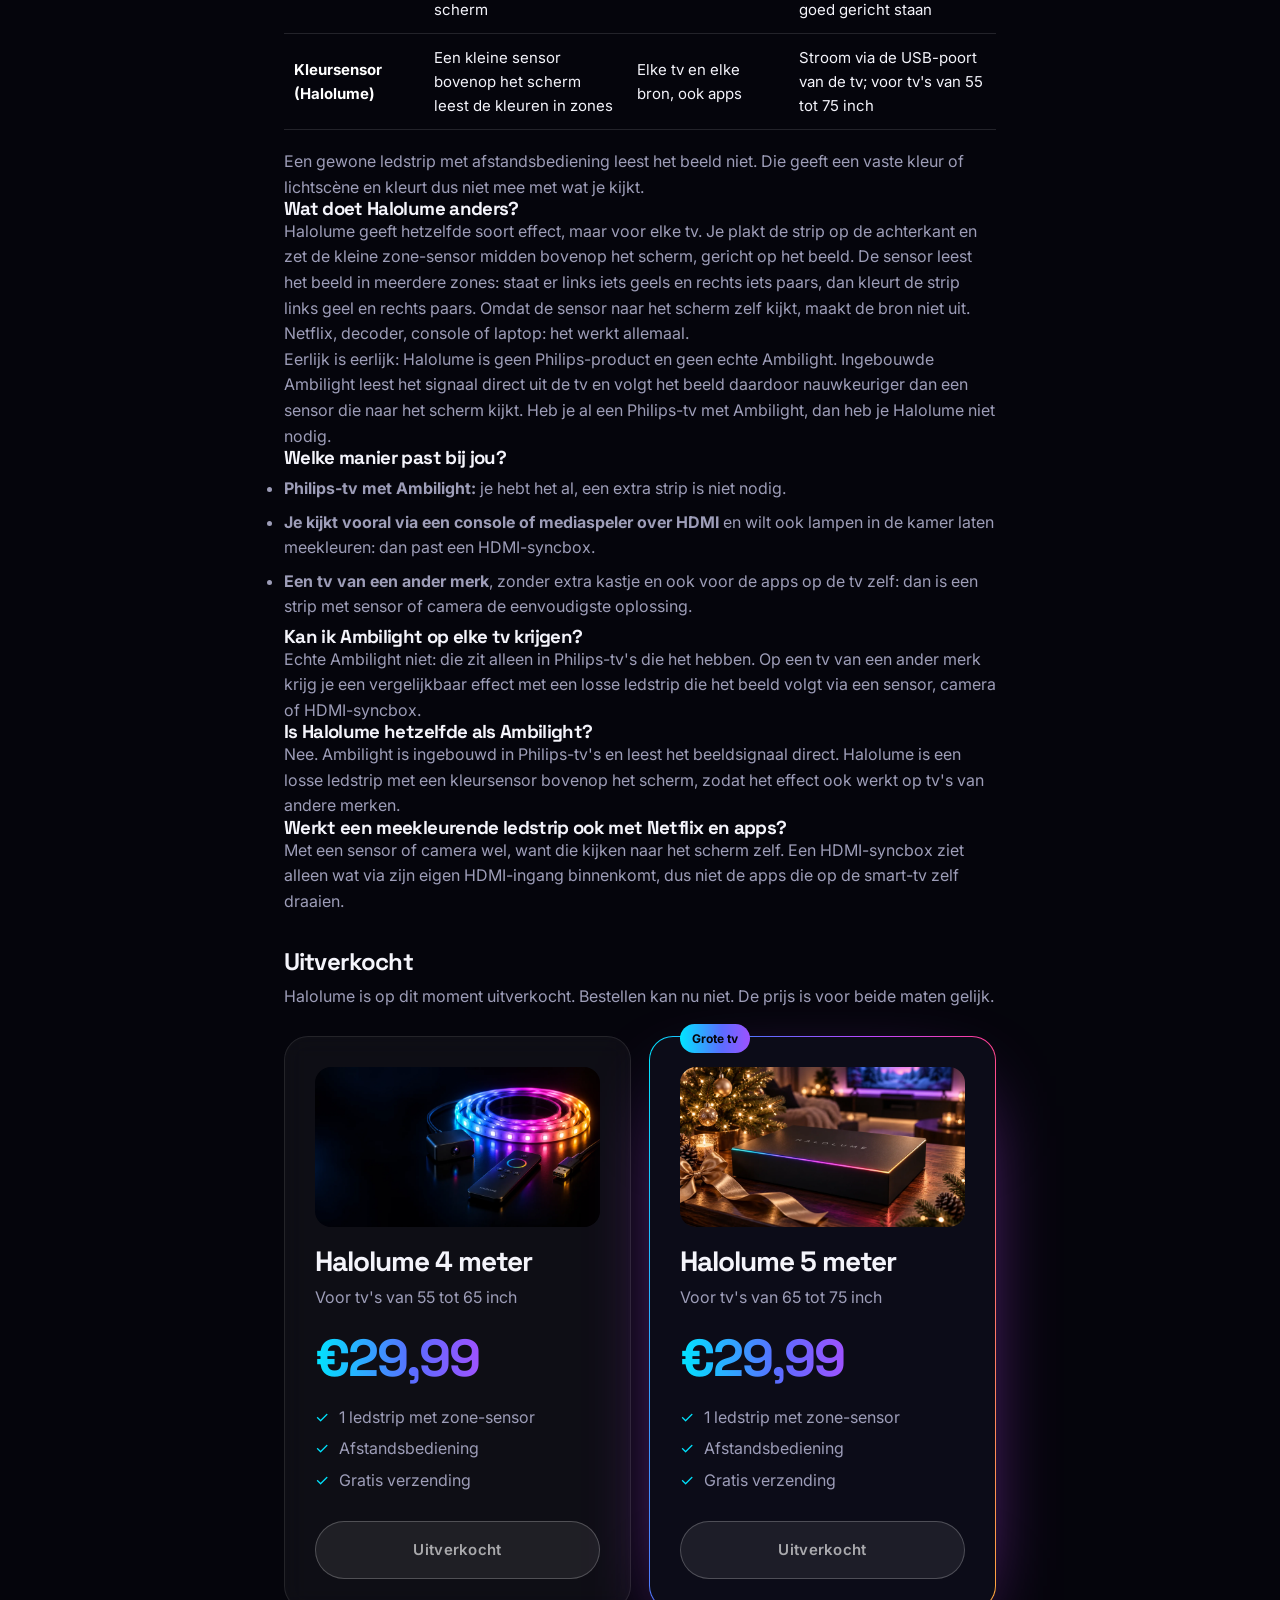
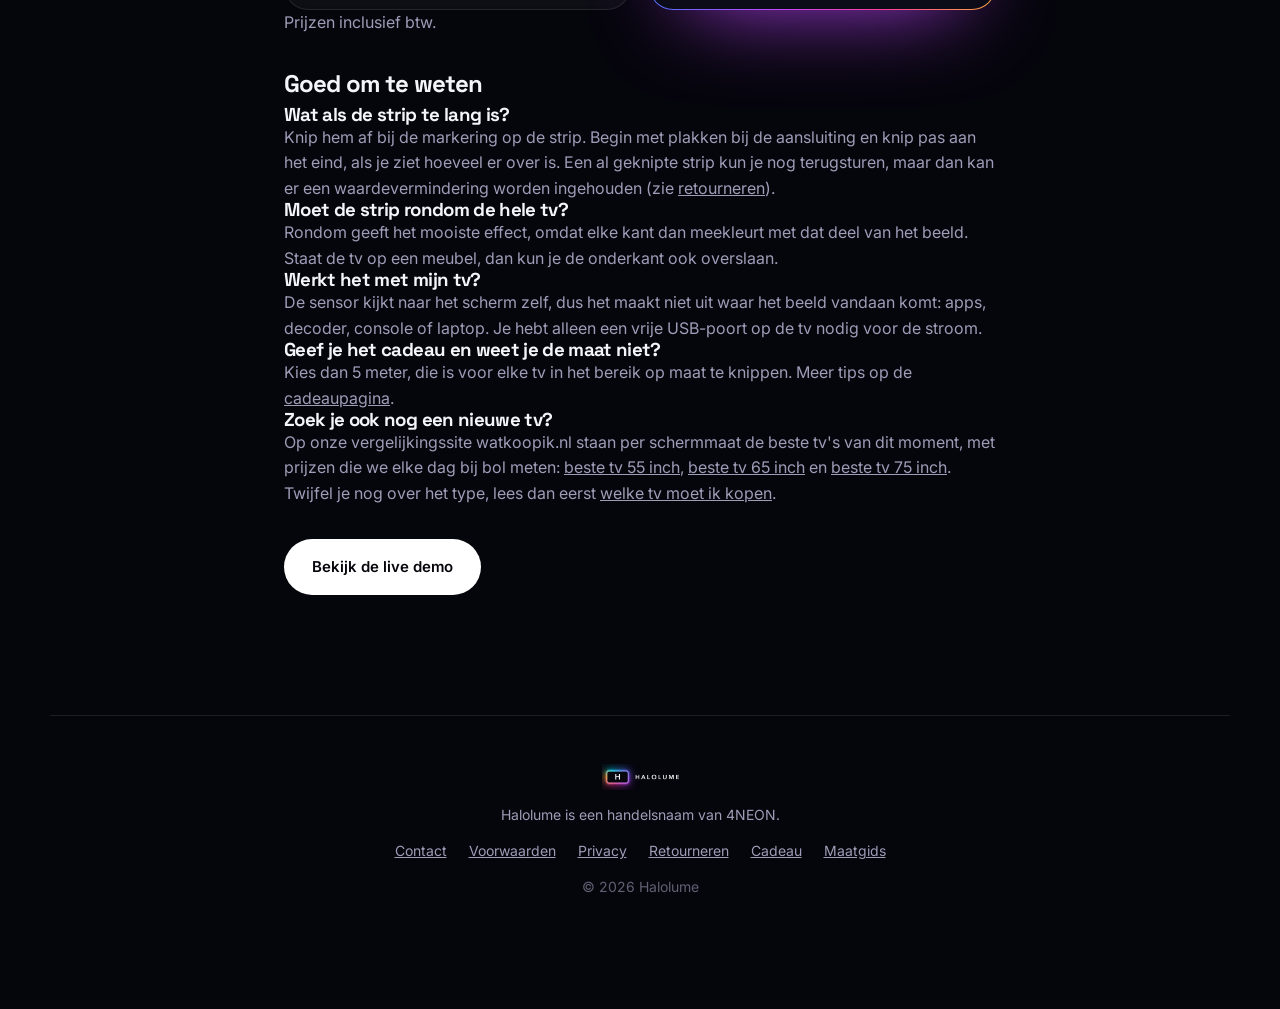
<file: welke-maat-ledstrip-tv.html>
<!doctype html>
<html lang="nl">
<head>
<meta charset="utf-8">
<meta name="viewport" content="width=device-width,initial-scale=1,viewport-fit=cover">
<title>Hoeveel meter ledstrip achter je tv? Maattabel · Halolume</title>
<meta name="description" content="Hoeveel meter ledstrip heb je nodig achter een tv van 55 tot 75 inch? Maattabel per inch, zelf nameten en plakken, plus uitleg: wat is ambilight?">
<link rel="canonical" href="https://halolume.nl/welke-maat-ledstrip-tv.html">
<meta name="theme-color" content="#07070e">
<link rel="icon" href="favicon.png">
<link rel="apple-touch-icon" href="apple-touch-icon.png">
<meta property="og:type" content="article">
<meta property="og:url" content="https://halolume.nl/welke-maat-ledstrip-tv.html">
<meta name="twitter:card" content="summary_large_image">
<meta property="og:title" content="Hoeveel meter ledstrip achter je tv? · Halolume">
<meta property="og:description" content="Maattabel per inch: 4 meter voor 55 tot 65 inch, 5 meter voor 65 tot 75 inch.">
<meta property="og:image" content="https://halolume.nl/img/og.jpg">
<link rel="preconnect" href="https://fonts.googleapis.com">
<link rel="preconnect" href="https://fonts.gstatic.com" crossorigin>
<link href="https://fonts.googleapis.com/css2?family=Space+Grotesk:wght@400;500;600;700&family=Inter:wght@400;500;600&family=JetBrains+Mono:wght@500&family=Instrument+Serif:ital@1&display=swap" rel="stylesheet">
<link rel="stylesheet" href="css/halo.css?v=15">
<style>
.gift-page .offers{margin-top:1.6rem}
.gift-page .offer-img{opacity:1}
.gift-page .hero-img{width:100%;border-radius:20px;margin:1.2rem 0}
.size-table{width:100%;border-collapse:collapse;margin:1.2rem 0;font-size:15px}
.size-table th,.size-table td{text-align:left;padding:.7rem .6rem;border-bottom:1px solid rgba(255,255,255,.12)}
.size-table th{font-weight:600;color:rgba(255,255,255,.7);font-size:13px;text-transform:uppercase;letter-spacing:.04em}
.size-table td b{color:#fff}
.table-wrap{overflow-x:auto;-webkit-overflow-scrolling:touch}
.steps-list li{margin:.5rem 0}
.byline{font-size:14px;opacity:.7;margin:-.4rem 0 1rem}
</style>
<script type="application/ld+json">{"@context":"https://schema.org","@type":"FAQPage","mainEntity":[
{"@type":"Question","name":"Hoeveel meter ledstrip heb ik nodig voor een tv van 55 inch?","acceptedAnswer":{"@type":"Answer","text":"De omtrek van een 55 inch scherm is ongeveer 3,8 meter. Op de achterkant plak je de strip een paar centimeter binnen de rand, dus 4 meter is genoeg."}},
{"@type":"Question","name":"Hoeveel meter ledstrip heb ik nodig voor een tv van 65 inch?","acceptedAnswer":{"@type":"Answer","text":"De omtrek van een 65 inch scherm is ongeveer 4,5 meter. Plak je de strip op de achterkant binnen de rand, dan is 4 meter meestal genoeg. Wil je hem zo dicht mogelijk langs de rand, kies dan 5 meter en knip het restant af."}},
{"@type":"Question","name":"Hoeveel meter ledstrip heb ik nodig voor een tv van 75 inch?","acceptedAnswer":{"@type":"Answer","text":"De omtrek van een 75 inch scherm is ongeveer 5,2 meter. Op de achterkant binnen de rand is 5 meter genoeg."}},
{"@type":"Question","name":"Wat als de strip te lang is?","acceptedAnswer":{"@type":"Answer","text":"Knip hem af bij de markering op de strip. Begin met plakken bij de aansluiting en knip pas aan het eind, als je ziet hoeveel er over is."}},
{"@type":"Question","name":"Moet de strip rondom de hele tv?","acceptedAnswer":{"@type":"Answer","text":"Rondom geeft het mooiste effect, omdat elke kant dan meekleurt met dat deel van het beeld. Staat de tv op een meubel, dan kun je de onderkant ook overslaan."}},
{"@type": "Question", "name": "Kan ik Ambilight op elke tv krijgen?", "acceptedAnswer": {"@type": "Answer", "text": "Echte Ambilight niet: die zit alleen in Philips-tv's die het hebben. Op een tv van een ander merk krijg je een vergelijkbaar effect met een losse ledstrip die het beeld volgt via een sensor, camera of HDMI-syncbox."}},
{"@type": "Question", "name": "Is Halolume hetzelfde als Ambilight?", "acceptedAnswer": {"@type": "Answer", "text": "Nee. Ambilight is ingebouwd in Philips-tv's en leest het beeldsignaal direct. Halolume is een losse ledstrip met een kleursensor bovenop het scherm, zodat het effect ook werkt op tv's van andere merken."}},
{"@type": "Question", "name": "Werkt een meekleurende ledstrip ook met Netflix en apps?", "acceptedAnswer": {"@type": "Answer", "text": "Met een sensor of camera wel, want die kijken naar het scherm zelf. Een HDMI-syncbox ziet alleen wat via zijn eigen HDMI-ingang binnenkomt, dus niet de apps die op de smart-tv zelf draaien."}}
]}</script>
<script type="application/ld+json">{"@context": "https://schema.org", "@type": "Article", "headline": "Hoeveel meter ledstrip heb je nodig achter je tv?", "description": "Hoeveel meter ledstrip heb je nodig achter een tv van 55 tot 75 inch? Maattabel per inch, zelf nameten en plakken, plus uitleg: wat is ambilight?", "image": "https://halolume.nl/img/kamer-aan.webp", "datePublished": "2026-10-30", "dateModified": "2026-11-24", "inLanguage": "nl-NL", "mainEntityOfPage": "https://halolume.nl/welke-maat-ledstrip-tv.html", "author": {"@type": "Person", "name": "Nick van Straaten"}, "publisher": {"@type": "Organization", "name": "Halolume", "url": "https://halolume.nl/", "logo": {"@type": "ImageObject", "url": "https://halolume.nl/assets/icon-512.png"}}}</script>
<script type="application/ld+json">{"@context":"https://schema.org","@type":"BreadcrumbList","itemListElement":[
{"@type":"ListItem","position":1,"name":"Halolume","item":"https://halolume.nl/"},
{"@type":"ListItem","position":2,"name":"Welke maat ledstrip voor je tv","item":"https://halolume.nl/welke-maat-ledstrip-tv.html"}
]}</script>
<script defer src="https://stats.1v1battles.com/nv.js" data-website-id="e27e5529-a10d-410b-ab31-af213f4f1131"></script>
</head>
<body class="legal gift-page">
<div class="bg-glow" aria-hidden="true"><span></span><span></span><span></span></div>
<header class="nav"><a href="/" class="brand"><img src="assets/logo.webp" alt="Halolume" width="89" height="30"></a><span class="btn btn-sold btn-small" aria-disabled="true">Uitverkocht</span></header>
<main class="section legal-body">
<p class="eyebrow">Maatgids</p>
<h1>Hoeveel meter ledstrip heb je nodig achter je tv?</h1>
<p class="byline">Door Nick van Straaten · bijgewerkt op 24 november 2026</p>
<p>Kort antwoord: voor een tv van <strong>55 tot 65 inch</strong> is 4 meter genoeg, voor <strong>65 tot 75 inch</strong> kies je 5 meter. Hieronder zie je waarom, met de omtrek per schermmaat en hoe je het bij je eigen tv nameet. Verderop lees je ook <a href="#ambilight">wat ambilight is</a> en hoe Halolume zich daartoe verhoudt.</p>
<img class="hero-img" src="img/kamer-aan.webp" alt="Halolume ledstrip achter een tv in de woonkamer" width="1200" height="800" loading="eager">

<h2>Maattabel per inch</h2>
<p>De inchmaat van een tv is de diagonaal van het scherm. Bij een gewone 16:9-tv kun je daaruit de breedte, hoogte en omtrek berekenen. De strip plak je op de achterkant, een paar centimeter binnen de rand. Daardoor heb je minder nodig dan de omtrek van het scherm.</p>
<div class="table-wrap">
<table class="size-table">
<thead><tr><th>Tv</th><th>Breedte × hoogte scherm</th><th>Omtrek scherm</th><th>Advies</th></tr></thead>
<tbody>
<tr><td><b>55 inch</b></td><td>122 × 68 cm</td><td>ca. 3,8 m</td><td><b>4 meter</b></td></tr>
<tr><td><b>58 inch</b></td><td>128 × 72 cm</td><td>ca. 4,0 m</td><td><b>4 meter</b></td></tr>
<tr><td><b>65 inch</b></td><td>144 × 81 cm</td><td>ca. 4,5 m</td><td><b>4 meter</b> (binnen de rand) of <b>5 meter</b> (dicht langs de rand)</td></tr>
<tr><td><b>70 inch</b></td><td>155 × 87 cm</td><td>ca. 4,8 m</td><td><b>5 meter</b></td></tr>
<tr><td><b>75 inch</b></td><td>166 × 93 cm</td><td>ca. 5,2 m</td><td><b>5 meter</b></td></tr>
</tbody>
</table>
</div>
<p>Maten afgerond, berekend voor een 16:9-scherm. De behuizing van de tv is iets groter dan het scherm zelf.</p>
<p>Heeft je tv een andere maat dan 55 tot 75 inch? Halolume is gemaakt voor dat bereik. Twijfel je, <a href="contact.html">stuur ons even een bericht</a> met het type tv, dan kijken we mee.</p>

<h2>Zo meet je het zelf na</h2>
<ol class="steps-list">
<li>Meet op de <strong>achterkant</strong> van de tv de breedte en de hoogte, ongeveer 3 tot 5 cm binnen de rand. Daar komt de strip.</li>
<li>Tel het op: 2 × breedte + 2 × hoogte. Dat is de lengte die je nodig hebt.</li>
<li>Staat de tv op een meubel en wil je de onderkant overslaan? Tel dan 1 × breedte + 2 × hoogte.</li>
<li>Kies de maat die gelijk is aan of net langer dan je uitkomst. Te lang is geen probleem: je knipt het restant af bij de markering.</li>
</ol>

<h2>Zo plak je de strip</h2>
<p>Begin bij de kant waar de USB-poort van je tv zit, zodat de kabel kort blijft. Maak de achterkant eerst stofvrij en droog, plak de strip in één keer rond en knip pas aan het eind af bij de markering. Zet daarna de kleine zone-sensor midden bovenop het scherm, gericht op het beeld. De strip krijgt stroom via USB en gaat zo aan en uit met de tv. Alles bij elkaar ben je ongeveer 5 minuten bezig.</p>

<h2 id="ambilight">Wat is ambilight?</h2>
<p><strong>Kort antwoord:</strong> Ambilight is een merknaam van Philips voor de verlichting die in Philips-tv's is ingebouwd. Leds op de achterkant van de tv laten de muur meekleuren met het beeld. Je krijgt het alleen bij een Philips-tv die het heeft. Wil je hetzelfde effect bij een andere tv, dan heb je een losse ledstrip nodig die het beeld volgt.</p>
<p>Philips bracht Ambilight in 2004 op de markt. De tv leest het beeldsignaal zelf uit en stuurt de leds direct aan, zonder camera of sensor. Afhankelijk van het model zit het licht aan twee, drie of vier kanten van de tv. In het dagelijks taalgebruik noemen veel mensen inmiddels elk meekleurend licht achter de tv ambilight, ook als het geen Philips is.</p>

<h3>Vier manieren om het ambilight-effect te krijgen</h3>
<div class="table-wrap">
<table class="size-table">
<thead><tr><th>Manier</th><th>Hoe het beeld gelezen wordt</th><th>Werkt met</th><th>Goed om te weten</th></tr></thead>
<tbody>
<tr><td><b>Ingebouwd (Philips Ambilight)</b></td><td>De tv leest het beeldsignaal direct</td><td>Alleen Philips-tv's met Ambilight</td><td>Geen losse onderdelen, maar vast aan de tv die je koopt</td></tr>
<tr><td><b>HDMI-syncbox</b></td><td>Een kastje tussen bron en tv leest het HDMI-signaal</td><td>Alles wat via de HDMI-ingangen van het kastje loopt</td><td>Apps die op de smart-tv zelf draaien ziet het kastje niet</td></tr>
<tr><td><b>Camera-set</b></td><td>Een kleine camera op de rand van de tv filmt het scherm</td><td>Elke tv en elke bron</td><td>Ziet meer detail dan een sensor; de camera moet goed gericht staan</td></tr>
<tr><td><b>Kleursensor (Halolume)</b></td><td>Een kleine sensor bovenop het scherm leest de kleuren in zones</td><td>Elke tv en elke bron, ook apps</td><td>Stroom via de USB-poort van de tv; voor tv's van 55 tot 75 inch</td></tr>
</tbody>
</table>
</div>
<p>Een gewone ledstrip met afstandsbediening leest het beeld niet. Die geeft een vaste kleur of lichtscène en kleurt dus niet mee met wat je kijkt.</p>

<h3>Wat doet Halolume anders?</h3>
<p>Halolume geeft hetzelfde soort effect, maar voor elke tv. Je plakt de strip op de achterkant en zet de kleine zone-sensor midden bovenop het scherm, gericht op het beeld. De sensor leest het beeld in meerdere zones: staat er links iets geels en rechts iets paars, dan kleurt de strip links geel en rechts paars. Omdat de sensor naar het scherm zelf kijkt, maakt de bron niet uit. Netflix, decoder, console of laptop: het werkt allemaal.</p>
<p>Eerlijk is eerlijk: Halolume is geen Philips-product en geen echte Ambilight. Ingebouwde Ambilight leest het signaal direct uit de tv en volgt het beeld daardoor nauwkeuriger dan een sensor die naar het scherm kijkt. Heb je al een Philips-tv met Ambilight, dan heb je Halolume niet nodig.</p>

<h3>Welke manier past bij jou?</h3>
<ul class="steps-list">
<li><strong>Philips-tv met Ambilight:</strong> je hebt het al, een extra strip is niet nodig.</li>
<li><strong>Je kijkt vooral via een console of mediaspeler over HDMI</strong> en wilt ook lampen in de kamer laten meekleuren: dan past een HDMI-syncbox.</li>
<li><strong>Een tv van een ander merk</strong>, zonder extra kastje en ook voor de apps op de tv zelf: dan is een strip met sensor of camera de eenvoudigste oplossing.</li>
</ul>

<h3>Kan ik Ambilight op elke tv krijgen?</h3>
<p>Echte Ambilight niet: die zit alleen in Philips-tv's die het hebben. Op een tv van een ander merk krijg je een vergelijkbaar effect met een losse ledstrip die het beeld volgt via een sensor, camera of HDMI-syncbox.</p>
<h3>Is Halolume hetzelfde als Ambilight?</h3>
<p>Nee. Ambilight is ingebouwd in Philips-tv's en leest het beeldsignaal direct. Halolume is een losse ledstrip met een kleursensor bovenop het scherm, zodat het effect ook werkt op tv's van andere merken.</p>
<h3>Werkt een meekleurende ledstrip ook met Netflix en apps?</h3>
<p>Met een sensor of camera wel, want die kijken naar het scherm zelf. Een HDMI-syncbox ziet alleen wat via zijn eigen HDMI-ingang binnenkomt, dus niet de apps die op de smart-tv zelf draaien.</p>

<h2 id="kopen">Uitverkocht</h2>
<p>Halolume is op dit moment uitverkocht. Bestellen kan nu niet. De prijs is voor beide maten gelijk.</p>
<div class="offers">
  <article class="offer card">
    <img class="offer-img" src="img/hero.webp" alt="" loading="lazy">
    <h3>Halolume 4 meter</h3>
    <p class="for">Voor tv's van 55 tot 65 inch</p>
    <p class="price"><span>€29,99</span></p>
    <ul><li>1 ledstrip met zone-sensor</li><li>Afstandsbediening</li><li>Gratis verzending</li></ul>
    <span class="btn btn-sold" aria-disabled="true">Uitverkocht</span>
  </article>
  <article class="offer card featured">
    <span class="badge">Grote tv</span>
    <img class="offer-img" src="img/doos.webp" alt="" loading="lazy">
    <h3>Halolume 5 meter</h3>
    <p class="for">Voor tv's van 65 tot 75 inch</p>
    <p class="price"><span>€29,99</span></p>
    <ul><li>1 ledstrip met zone-sensor</li><li>Afstandsbediening</li><li>Gratis verzending</li></ul>
    <span class="btn btn-sold" aria-disabled="true">Uitverkocht</span>
  </article>
</div>
<p>Prijzen inclusief btw.</p>

<h2>Goed om te weten</h2>
<h3>Wat als de strip te lang is?</h3>
<p>Knip hem af bij de markering op de strip. Begin met plakken bij de aansluiting en knip pas aan het eind, als je ziet hoeveel er over is. Een al geknipte strip kun je nog terugsturen, maar dan kan er een waardevermindering worden ingehouden (zie <a href="retourneren.html">retourneren</a>).</p>
<h3>Moet de strip rondom de hele tv?</h3>
<p>Rondom geeft het mooiste effect, omdat elke kant dan meekleurt met dat deel van het beeld. Staat de tv op een meubel, dan kun je de onderkant ook overslaan.</p>
<h3>Werkt het met mijn tv?</h3>
<p>De sensor kijkt naar het scherm zelf, dus het maakt niet uit waar het beeld vandaan komt: apps, decoder, console of laptop. Je hebt alleen een vrije USB-poort op de tv nodig voor de stroom.</p>
<h3>Geef je het cadeau en weet je de maat niet?</h3>
<p>Kies dan 5 meter, die is voor elke tv in het bereik op maat te knippen. Meer tips op de <a href="cadeau.html">cadeaupagina</a>.</p>
<h3>Zoek je ook nog een nieuwe tv?</h3>
<p>Op onze vergelijkingssite watkoopik.nl staan per schermmaat de beste tv's van dit moment, met prijzen die we elke dag bij bol meten: <a data-umami-event="watkoopik-link" href="https://watkoopik.nl/beste/beste-tv-55-inch.html">beste tv 55 inch</a>, <a data-umami-event="watkoopik-link" href="https://watkoopik.nl/beste/beste-tv-65-inch.html">beste tv 65 inch</a> en <a data-umami-event="watkoopik-link" href="https://watkoopik.nl/beste/beste-tv-75-inch.html">beste tv 75 inch</a>. Twijfel je nog over het type, lees dan eerst <a data-umami-event="watkoopik-link" href="https://watkoopik.nl/welke/tv-kopen.html">welke tv moet ik kopen</a>.</p>
<p style="margin-top:2rem"><a class="btn btn-white" href="/#demo">Bekijk de live demo</a></p>
</main>
<footer class="footer">
  <img src="assets/logo.webp" alt="Halolume" width="77" height="26">
  <p>Halolume is een handelsnaam van 4NEON.</p>
  <nav><a href="contact.html">Contact</a><a href="voorwaarden.html">Voorwaarden</a><a href="privacy.html">Privacy</a><a href="retourneren.html">Retourneren</a><a href="cadeau.html">Cadeau</a><a href="welke-maat-ledstrip-tv.html">Maatgids</a></nav>
  <p class="copy">© 2026 Halolume</p>
</footer>
</body></html>
</file>
<file: css/halo.css>
:root{
  --bg:#05050c;--bg2:#0c0c18;--card:rgba(255,255,255,.04);--line:rgba(255,255,255,.09);
  --text:#f4f4fb;--muted:#9d9db8;--cyan:#00e5ff;--blue:#5b6cff;--violet:#be46ff;--pink:#ff3d9a;--amber:#ffa83c;
  --grad:linear-gradient(100deg,var(--cyan),var(--blue) 25%,var(--violet) 50%,var(--pink) 75%,var(--amber));
  --glow:#7a5cff;--mood:#be46ff;--r:24px;
}
*{box-sizing:border-box;margin:0;padding:0}
html{scroll-behavior:smooth}
html.lock{overflow:hidden}
body{background:var(--bg);color:var(--text);font:16px/1.6 Inter,system-ui,sans-serif;overflow-x:hidden;-webkit-font-smoothing:antialiased}
h1,h2,h3{font-family:"Space Grotesk",Inter,sans-serif;letter-spacing:-.035em;line-height:1}
a{color:inherit}
img{display:block;max-width:100%}
.mono{font-family:"JetBrains Mono",monospace}
.serif{font-family:"Instrument Serif",Georgia,serif;font-style:italic;font-weight:400;letter-spacing:-.01em}
.muted{color:var(--muted)}
.grad{background:var(--grad);background-size:200% 100%;-webkit-background-clip:text;background-clip:text;color:transparent;animation:shift 7s linear infinite}
@keyframes shift{to{background-position:200% 0}}

/* intro */
.intro{position:fixed;inset:0;z-index:100;background:#030308;transition:opacity .8s,transform .8s}
.intro.out{opacity:0;transform:scale(1.04);pointer-events:none}
.intro canvas{position:absolute;inset:0}
.intro .bar{position:absolute;left:0;right:0;bottom:0;height:3px;background:rgba(255,255,255,.08)}
.intro .bar i{display:block;height:100%;width:0;background:var(--grad)}
.intro .skip{position:absolute;right:max(28px,3.5vmin);bottom:max(52px,6vmin);background:rgba(255,255,255,.08);border:1px solid rgba(255,255,255,.2);color:#fff;font:500 13px "JetBrains Mono",monospace;padding:10px 16px;border-radius:999px;cursor:pointer;backdrop-filter:blur(8px)}

/* achtergrond & cursor */
#aurora{position:fixed;inset:0;z-index:-2;width:100%;height:100%;opacity:.55}
.cursor-glow{position:fixed;z-index:-1;left:0;top:0;width:520px;height:520px;margin:-260px 0 0 -260px;border-radius:50%;background:radial-gradient(circle,color-mix(in srgb,var(--mood) 26%,transparent),transparent 65%);pointer-events:none;transition:background .6s;will-change:transform}
@media(hover:none){.cursor-glow{display:none}}
.progress{position:fixed;top:0;left:0;right:0;height:2px;z-index:60}
.progress i{display:block;height:100%;width:0;background:var(--grad)}

/* nav */
.nav{position:fixed;top:12px;left:50%;transform:translateX(-50%);width:min(1180px,calc(100% - 24px));z-index:50;display:flex;align-items:center;justify-content:space-between;gap:16px;padding:9px 10px 9px 20px;border:1px solid var(--line);border-radius:999px;background:rgba(8,8,18,.55);backdrop-filter:blur(20px) saturate(1.5);-webkit-backdrop-filter:blur(20px) saturate(1.5);transition:transform .4s}
.nav.hide{transform:translate(-50%,-140%)}
.links{display:flex;gap:26px;font-size:14px;color:var(--muted)}
.links a{text-decoration:none;transition:color .2s}.links a:hover{color:#fff}
@media(max-width:860px){.links{display:none}}

/* knoppen */
.btn{position:relative;display:inline-flex;align-items:center;justify-content:center;gap:8px;padding:16px 28px;border-radius:999px;font-weight:600;text-decoration:none;font-size:15px;border:0;cursor:pointer;transition:transform .25s cubic-bezier(.2,.8,.2,1),box-shadow .3s;white-space:nowrap}
.btn-small{padding:10px 18px;font-size:14px}
.btn-white{background:#fff;color:#05050c}
.btn-glow{background:var(--grad);background-size:200% 100%;color:#05050c;box-shadow:0 10px 50px -10px var(--mood);animation:shift 6s linear infinite}
.btn-glow:hover{box-shadow:0 14px 70px -6px var(--mood)}
.btn-ghost{background:rgba(255,255,255,.06);border:1px solid var(--line);color:#fff;backdrop-filter:blur(10px)}

/* hero */
.hero{position:relative;min-height:100svh;display:flex;align-items:center;overflow:hidden;padding:120px max(24px,6vw) 80px}
.hero-media{position:absolute;inset:0;z-index:-1}
.hero-media img{width:100%;height:100%;object-fit:cover;object-position:70% center;transform:scale(1.08);transition:transform 2.4s cubic-bezier(.2,.8,.2,1)}
body.go .hero-media img{transform:scale(1)}
.hero-media::after{content:"";position:absolute;inset:0;background:linear-gradient(90deg,var(--bg) 8%,rgba(5,5,12,.75) 38%,transparent 70%),linear-gradient(0deg,var(--bg),transparent 30%)}
.hero-sweep{position:absolute;inset:0;background:linear-gradient(115deg,transparent 30%,rgba(255,255,255,.07) 45%,transparent 60%);background-size:250% 100%;animation:sweep 6s ease-in-out infinite;mix-blend-mode:screen}
@keyframes sweep{0%{background-position:150% 0}60%,100%{background-position:-60% 0}}
.hero-copy{max-width:640px}
.eyebrow{display:inline-flex;align-items:center;gap:8px;font-size:12px;letter-spacing:.18em;text-transform:uppercase;color:var(--muted);margin-bottom:20px;font-family:"JetBrains Mono",monospace}
.dot{width:8px;height:8px;border-radius:50%;background:var(--cyan);box-shadow:0 0 14px var(--cyan);animation:pulse 2s infinite}
@keyframes pulse{50%{opacity:.35}}
h1{font-size:clamp(56px,9vw,128px);font-weight:700}
h1 .serif{font-size:1.08em}
.split .w{display:inline-block;opacity:0;transform:translateY(60%) rotate(6deg);filter:blur(10px);transition:all 1s cubic-bezier(.2,.8,.2,1)}
body.go .split .w{opacity:1;transform:none;filter:none}
.lead{font-size:clamp(17px,1.5vw,20px);color:#c9c9dd;max-width:480px;margin:28px 0 34px}
.cta-row{display:flex;gap:12px;flex-wrap:wrap}
.hero-chips{display:flex;flex-wrap:wrap;gap:8px;list-style:none;margin-top:30px}
.hero-chips li{font-size:13px;padding:7px 13px;border-radius:999px;border:1px solid var(--line);background:rgba(255,255,255,.04);backdrop-filter:blur(8px);color:#d5d5e6}
.hero-chips li.chip-link a{color:#fff;text-decoration:none;font-weight:600}
.hero-chips li.chip-link a:hover{text-decoration:underline}
.scroll-cue{position:absolute;left:50%;bottom:26px;width:26px;height:42px;border:1.5px solid rgba(255,255,255,.35);border-radius:14px;transform:translateX(-50%)}
.scroll-cue span{position:absolute;left:50%;top:8px;width:4px;height:8px;margin-left:-2px;border-radius:2px;background:#fff;animation:cue 1.8s infinite}
@keyframes cue{0%{opacity:0;transform:translateY(0)}40%{opacity:1}100%{opacity:0;transform:translateY(14px)}}

/* marquee */
.marquee{overflow:hidden;border-block:1px solid var(--line);padding:22px 0;background:rgba(255,255,255,.015);transform:rotate(-1.5deg) scale(1.03);margin:20px 0}
.mq-track{display:flex;gap:40px;width:max-content;animation:mq 34s linear infinite;font:700 clamp(28px,4vw,54px) "Space Grotesk";letter-spacing:-.02em}
.mq-track span{color:transparent;-webkit-text-stroke:1px rgba(255,255,255,.35)}
.mq-track span:nth-child(4n+1){color:#fff;-webkit-text-stroke:0}
.mq-track b{color:var(--mood);transition:color .6s}
@keyframes mq{to{transform:translateX(-50%)}}

/* licht aan: sticky */
.lights{height:320vh;position:relative}
.lights-sticky{position:sticky;top:0;height:100svh;overflow:hidden;display:flex;align-items:flex-end}
.lights-stage{position:absolute;inset:0}
.room{position:absolute;inset:0;width:100%;height:100%;object-fit:cover}
.room.on{opacity:0;will-change:opacity,transform}
.lights-vignette{position:absolute;inset:0;background:linear-gradient(0deg,rgba(5,5,12,.95),transparent 55%),radial-gradient(120% 80% at 50% 40%,transparent 50%,rgba(5,5,12,.8))}
.lights-copy{position:relative;padding:0 max(24px,6vw) 9vh;width:100%}
.lights-lines{position:relative;height:clamp(110px,15vw,200px)}
.ll{position:absolute;left:0;bottom:0;font-size:clamp(44px,7vw,104px);font-weight:700;opacity:0;transform:translateY(40px);filter:blur(8px);transition:all .7s cubic-bezier(.2,.8,.2,1)}
.ll.active{opacity:1;transform:none;filter:none}
.lights-meter{margin-top:28px;width:min(420px,70vw);height:3px;background:rgba(255,255,255,.12);border-radius:3px;overflow:hidden}
.lights-meter i{display:block;height:100%;width:0;background:var(--grad)}

/* secties */
.section{max-width:1180px;margin:0 auto;padding:130px 24px 0}
.section-head{text-align:center;max-width:760px;margin:0 auto 54px}
h2{font-size:clamp(40px,6vw,76px);font-weight:700}
.sub{color:var(--muted);margin-top:18px;font-size:17px}
.card{background:var(--card);border:1px solid var(--line);border-radius:var(--r);padding:30px;backdrop-filter:blur(12px)}

/* demo */
.demo-stage{position:relative;aspect-ratio:16/8.2;border-radius:32px;overflow:hidden;background:radial-gradient(120% 100% at 50% 20%,#15152a,#05050c 70%);border:1px solid var(--line)}
.demo-wall{position:absolute;inset:0;background:repeating-linear-gradient(90deg,rgba(255,255,255,.012) 0 2px,transparent 2px 70px)}
.tv-wrap{position:absolute;left:50%;top:46%;width:54%;transform:translate(-50%,-50%)}
.halo{position:absolute;inset:-10% -7%;border-radius:40px;filter:blur(34px);background:var(--glow);box-shadow:0 0 90px 30px var(--glow)}
.halo::after{content:"";position:absolute;inset:-28%;border-radius:50%;background:var(--glow);filter:blur(90px);opacity:.3}
.tv{position:relative;aspect-ratio:16/9;background:#000;border-radius:10px;padding:1.4%;box-shadow:0 0 0 1px rgba(255,255,255,.08),0 40px 80px -30px #000}
.tv canvas{width:100%;height:100%;display:block;border-radius:5px}
.sensor{position:absolute;top:-10px;left:50%;width:30px;height:11px;transform:translateX(-50%);background:#1b1b28;border-radius:4px 4px 2px 2px;box-shadow:0 0 0 1px rgba(255,255,255,.14)}
.sensor::after{content:"";position:absolute;bottom:-2px;left:50%;width:6px;height:4px;transform:translateX(-50%);border-radius:50%;background:var(--glow);box-shadow:0 0 10px var(--glow)}
.stand{width:28%;height:10px;margin:0 auto;background:linear-gradient(#222,#0d0d0d);border-radius:0 0 8px 8px}
.floor{position:absolute;left:12%;right:12%;bottom:4%;height:20%;border-radius:50%;filter:blur(44px);opacity:.55;background:var(--glow)}
.demo-hud{position:absolute;left:20px;right:20px;bottom:18px;display:flex;justify-content:space-between;font-size:12px;color:var(--muted);letter-spacing:.1em}
.rec{color:#ff4b6b;animation:pulse 1.4s infinite}
.chips{display:flex;justify-content:center;flex-wrap:wrap;gap:10px;margin-top:28px}
.chip{padding:12px 20px;border-radius:999px;border:1px solid var(--line);background:var(--card);color:#fff;font:500 15px Inter;cursor:pointer;transition:.25s}
.chip.active,.chip:hover{border-color:transparent;background:var(--grad);color:#05050c}

/* voor/na */
.ba{position:relative;aspect-ratio:16/9;border-radius:32px;overflow:hidden;border:1px solid var(--line);cursor:ew-resize;user-select:none;touch-action:pan-y;--x:50%}
.ba>img,.ba-top img{width:100%;height:100%;object-fit:cover}
.ba-top{position:absolute;inset:0;clip-path:inset(0 calc(100% - var(--x)) 0 0)}
.ba-handle{position:absolute;top:0;bottom:0;left:var(--x);width:2px;background:#fff;box-shadow:0 0 20px #fff}
.ba-handle span{position:absolute;top:50%;left:50%;width:54px;height:54px;transform:translate(-50%,-50%);border-radius:50%;background:#fff;color:#05050c;display:grid;place-items:center;font-size:22px;box-shadow:0 10px 40px rgba(0,0,0,.4)}
.ba-tag{position:absolute;top:20px;padding:6px 14px;border-radius:999px;background:rgba(0,0,0,.55);font:500 12px "JetBrains Mono";letter-spacing:.1em;text-transform:uppercase;backdrop-filter:blur(8px)}
.ba-tag.l{left:20px}.ba-tag.r{right:20px}

/* hotspots */
.hotspots{position:relative;border-radius:32px;overflow:hidden;border:1px solid var(--line)}
.hotspots img{width:100%}
.hs{position:absolute;width:36px;height:36px;margin:-18px 0 0 -18px;border-radius:50%;border:0;background:rgba(255,255,255,.18);backdrop-filter:blur(6px);cursor:pointer}
.hs i{position:absolute;inset:11px;border-radius:50%;background:#fff}
.hs::before{content:"";position:absolute;inset:0;border-radius:50%;border:2px solid #fff;animation:ring 2s infinite}
@keyframes ring{to{transform:scale(2);opacity:0}}
.hs-card{position:absolute;max-width:280px;padding:16px 18px;border-radius:16px;background:rgba(10,10,22,.85);border:1px solid var(--line);backdrop-filter:blur(14px);opacity:0;transform:translateY(8px);transition:.3s;pointer-events:none}
.hs-card.show{opacity:1;transform:none}
.hs-card b{font-family:"Space Grotesk";font-size:18px}
.hs-card p{color:var(--muted);font-size:14px;margin-top:4px}

/* stats */
.stats{display:grid;grid-template-columns:repeat(4,1fr);gap:16px}
.stat{padding:34px 24px;border-radius:var(--r);border:1px solid var(--line);background:var(--card);text-align:center}
.stat b{display:block;font:700 clamp(44px,5vw,72px) "Space Grotesk";letter-spacing:-.04em;background:var(--grad);-webkit-background-clip:text;background-clip:text;color:transparent}
.stat span{color:var(--muted);font-size:14px}

/* kamers horizontaal */
.rooms{height:300vh;position:relative;margin-top:100px}
.rooms-sticky{position:sticky;top:0;height:100svh;overflow:hidden;display:flex;flex-direction:column;justify-content:center;gap:40px}
.rooms-head{padding:0 max(24px,6vw)}
.rooms-track{display:flex;gap:22px;padding:0 max(24px,6vw);will-change:transform}
.room-card{flex:0 0 min(62vw,760px);aspect-ratio:16/10;border-radius:28px;overflow:hidden;position:relative;border:1px solid var(--line)}
.room-card img{width:100%;height:100%;object-fit:cover;transform:scale(1.06);transition:transform 1s}
.room-card:hover img{transform:scale(1.12)}
.room-card div{position:absolute;left:0;right:0;bottom:0;padding:24px 28px;background:linear-gradient(0deg,rgba(0,0,0,.8),transparent)}
.room-card b{font:700 26px "Space Grotesk"}
.room-card p{color:#cfcfe0}

/* mood */
.mood-card{display:grid;grid-template-columns:1.2fr 1fr;gap:40px;align-items:center;padding:56px;border-radius:32px;border:1px solid var(--line);background:radial-gradient(80% 120% at 100% 50%,color-mix(in srgb,var(--mood) 30%,transparent),transparent 70%),var(--card);transition:background .6s}
.swatches{display:grid;grid-template-columns:repeat(4,1fr);gap:14px}
.swatches button{aspect-ratio:1;border-radius:50%;border:2px solid rgba(255,255,255,.12);background:var(--c);cursor:pointer;box-shadow:0 0 30px -4px var(--c);transition:transform .25s}
.swatches button:hover{transform:scale(1.1)}
.swatches button.on{border-color:#fff;transform:scale(1.12);box-shadow:0 0 50px 4px var(--c)}

/* stappen, specs */
.steps{display:grid;grid-template-columns:repeat(3,1fr);gap:16px;list-style:none}
.step h3{font-size:24px;margin-bottom:10px}
.step p{color:var(--muted)}
.num{display:block;font:700 54px "Space Grotesk";margin-bottom:20px;background:var(--grad);-webkit-background-clip:text;background-clip:text;color:transparent}
.specs{display:grid;grid-template-columns:1fr 1.3fr;gap:40px;padding:52px}
.spec-list div{display:grid;grid-template-columns:120px 1fr;gap:16px;padding:16px 0;border-bottom:1px solid var(--line)}
.spec-list div:last-child{border:0}
.spec-list dt{color:var(--muted);font-size:14px}

/* tilt */
.tilt{transform-style:preserve-3d;transition:transform .5s cubic-bezier(.2,.8,.2,1)}

/* kopen */
.size-toggle{display:flex;justify-content:center;gap:6px;margin:0 auto 30px;padding:6px;border:1px solid var(--line);border-radius:999px;width:fit-content;background:var(--card)}
.size{border:0;background:none;color:var(--muted);padding:12px 22px;border-radius:999px;font:600 15px Inter;cursor:pointer;transition:.25s}
.size small{display:block;font-weight:400;font-size:12px;opacity:.7}
.size.active{background:#fff;color:#05050c}
.offers{display:grid;grid-template-columns:1fr 1fr;gap:18px;max-width:900px;margin:0 auto}
.offer{display:flex;flex-direction:column;gap:10px;padding:30px;position:relative}
.offer-img{width:100%;aspect-ratio:16/9;object-fit:cover;border-radius:16px;margin-bottom:10px}
.offer h3{font-size:28px}
.for{color:var(--muted)}
.price{font:700 52px "Space Grotesk";letter-spacing:-.04em;margin:4px 0}
.price small{font:500 14px Inter;color:var(--cyan);margin-left:6px;letter-spacing:0}
.offer ul{list-style:none;color:var(--muted);margin-bottom:18px;display:grid;gap:6px}
.offer li::before{content:"✓";color:var(--cyan);margin-right:10px}
.offer .btn{margin-top:auto}
.featured{border:1px solid transparent;background:linear-gradient(var(--bg2),var(--bg2)) padding-box,var(--grad) border-box;box-shadow:0 30px 90px -40px var(--violet)}
.badge{position:absolute;top:-13px;left:30px;z-index:2;background:var(--grad);color:#05050c;font-size:12px;font-weight:700;padding:5px 12px;border-radius:999px}
.fine{text-align:center;color:var(--muted);font-size:14px;margin-top:26px}

/* cadeau */
.gift-card{display:grid;grid-template-columns:1fr 1fr;align-items:center;border-radius:32px;overflow:hidden;border:1px solid var(--line);background:var(--card)}
.gift-card img{width:100%;height:100%;object-fit:cover;min-height:380px}
.gift-text{padding:50px}
.gift-text .btn{margin-top:28px}

/* faq */
.faq{display:grid;gap:12px;max-width:820px;margin:0 auto}
.faq details{padding:0}
.faq summary{padding:22px 28px;cursor:pointer;font-weight:600;font-size:17px;list-style:none;display:flex;justify-content:space-between;gap:16px}
.faq summary::-webkit-details-marker{display:none}
.faq summary::after{content:"+";font-size:22px;color:var(--cyan);transition:transform .3s}
.faq details[open] summary::after{transform:rotate(45deg)}
.faq details p{padding:0 28px 24px;color:var(--muted)}

/* slot */
.final{min-height:90svh;display:grid;place-items:center;align-content:center;gap:40px;text-align:center;padding:120px 24px 0;overflow:hidden}
.final-word{font-size:clamp(64px,15vw,230px);letter-spacing:-.06em;line-height:.85;background:var(--grad);background-size:200% 100%;-webkit-background-clip:text;background-clip:text;color:transparent;animation:shift 5s linear infinite;filter:drop-shadow(0 0 60px color-mix(in srgb,var(--mood) 50%,transparent))}

/* footer */
.footer{max-width:1180px;margin:120px auto 0;padding:48px 24px 110px;border-top:1px solid var(--line);display:grid;gap:14px;justify-items:center;text-align:center;color:var(--muted);font-size:14px}
.footer nav{display:flex;gap:22px;flex-wrap:wrap;justify-content:center}
.copy{opacity:.6}

/* sticky mobiel */
.sticky-buy{position:fixed;left:12px;right:12px;bottom:12px;z-index:40;display:none;align-items:center;justify-content:space-between;padding:10px 10px 10px 20px;border-radius:999px;background:rgba(10,10,20,.82);border:1px solid var(--line);backdrop-filter:blur(16px);transform:translateY(130%);transition:transform .4s}
.sticky-buy.show{transform:none}

/* reveal */
.reveal{opacity:0;transform:translateY(40px) scale(.98);transition:opacity 1s cubic-bezier(.2,.8,.2,1),transform 1s cubic-bezier(.2,.8,.2,1)}
.reveal.in{opacity:1;transform:none}

/* juridisch & contact */
.legal-body{max-width:760px;padding-top:140px}
.legal-body h1{font-size:clamp(40px,6vw,64px);margin-bottom:28px}
.legal-body h2{font-size:24px;margin:36px 0 10px}
.legal-body p,.legal-body li{color:var(--muted)}
.legal-body ol{padding-left:22px;display:grid;gap:6px}
.contact{display:grid;gap:16px;margin-top:28px}
.contact label{display:grid;gap:6px;font-weight:600;font-size:14px}
.contact small{font-weight:400;color:var(--muted)}
.contact input,.contact select,.contact textarea{font:16px Inter;color:var(--text);background:rgba(255,255,255,.05);border:1px solid var(--line);border-radius:14px;padding:14px 16px;outline:none;transition:border-color .2s}
.contact input:focus,.contact select:focus,.contact textarea:focus{border-color:var(--violet)}
.contact select option{background:#0c0c18}
.contact .btn{justify-self:start}
.contact .fine{text-align:left;margin:0}

@media(max-width:900px){
  .hero{align-items:flex-end;padding-bottom:110px}
  .hero-media img{object-position:65% 30%}
  .hero-media::after{background:linear-gradient(0deg,var(--bg) 30%,rgba(5,5,12,.6) 60%,rgba(5,5,12,.2))}
  .demo-stage{aspect-ratio:4/3.4}.tv-wrap{width:72%}
  .halo{inset:-8% -6%;filter:blur(22px);box-shadow:0 0 40px 10px var(--glow)}.halo::after{opacity:.18}
  .stats{grid-template-columns:1fr 1fr}
  .steps,.offers{grid-template-columns:1fr}
  .specs,.mood-card,.gift-card{grid-template-columns:1fr;padding:32px}
  .gift-card{padding:0}.gift-text{padding:32px}.gift-card img{min-height:240px}
  .room-card{flex-basis:82vw}
  .sticky-buy{display:flex}
  .ba{aspect-ratio:4/3.4}
}
@media(max-width:480px){
  .section{padding:96px 16px 0}.hero{padding-inline:16px}
  .spec-list div{grid-template-columns:1fr;gap:2px}
  .size{padding:10px 14px;font-size:14px}
  .swatches{gap:10px}
  .demo-hud{font-size:10px}
}
@media(prefers-reduced-motion:reduce){*{animation:none!important;transition:none!important}.reveal,.split .w{opacity:1!important;transform:none!important;filter:none!important}}

/* hotspot-lijst (vooral voor mobiel) */
.hs-list{display:none;list-style:none;margin-top:16px;gap:10px}
.hs-list li{display:grid;gap:2px;padding:14px 16px;border-radius:16px;border:1px solid var(--line);background:var(--card)}
.hs-list b{font-family:"Space Grotesk";font-size:17px}
.hs-list span{color:var(--muted);font-size:14px}

@media(max-width:900px){
  /* zware effecten uit */
  #aurora,.cursor-glow,.hero-sweep{display:none}
  body{background:radial-gradient(120% 60% at 20% 0%,#1a1440 0%,transparent 60%),radial-gradient(100% 60% at 100% 40%,#2a0f33 0%,transparent 60%),var(--bg);background-attachment:scroll}
  .card,.nav,.hero-chips li,.btn-ghost,.ba-tag,.sticky-buy{backdrop-filter:none;-webkit-backdrop-filter:none}
  .nav{background:rgba(8,8,18,.92)}
  .sticky-buy{background:rgba(10,10,20,.95)}
  .reveal{transform:translateY(20px);transition-duration:.6s}
  .split .w{filter:none}
  .ll{filter:none}
  .final-word{filter:none}
  .marquee{transform:none;margin:0}
  .mq-track{animation-duration:24s}
  .hero-media img{transform:none!important}

  /* hero */
  .eyebrow{font-size:11px;letter-spacing:.12em}
  h1{font-size:clamp(46px,13vw,64px)}
  .lead{margin:18px 0 24px}
  .cta-row .btn{flex:1 1 100%}

  /* licht aan: korter en tv in beeld */
  .lights{height:220vh}
  .room{object-position:78% center}
  .ll{font-size:clamp(38px,11vw,56px)}
  .lights-copy{padding-bottom:120px}

  /* hotspots */
  .hs{width:26px;height:26px;margin:-13px 0 0 -13px}
  .hs i{inset:8px}
  .hs-card{display:none}
  .hs-list{display:grid}

  /* kamers: gewoon swipen */
  .rooms{height:auto;margin-top:90px}
  .rooms-sticky{position:static;height:auto;display:block}
  .rooms-head{padding:0 16px 24px}
  .rooms-track{overflow-x:auto;scroll-snap-type:x mandatory;-webkit-overflow-scrolling:touch;padding:0 16px 8px;transform:none!important;scrollbar-width:none}
  .rooms-track::-webkit-scrollbar{display:none}
  .room-card{flex:0 0 86vw;scroll-snap-align:center;aspect-ratio:4/3.2}
  .room-card div{padding:18px 20px}
  .room-card b{font-size:22px}

  /* overig */
  .section{padding-top:84px}
  .section-head{margin-bottom:34px}
  h2{font-size:clamp(34px,9.5vw,48px)}
  .demo-stage{border-radius:24px}
  .mood-card{padding:28px}
  .swatches{grid-template-columns:repeat(4,1fr);gap:12px}
  .price{font-size:44px}
  .offer{padding:22px}
  .final{min-height:auto;padding:100px 16px 40px}
  .footer{padding-bottom:120px}
  .tilt{transform:none!important}
}

/* ===== Mobiel: bewegende kleuren, licht voor de GPU ===== */
.orbs{display:none}
@keyframes orb1{0%,100%{transform:translate(-20%,-10%) scale(1)}50%{transform:translate(30%,25%) scale(1.25)}}
@keyframes orb2{0%,100%{transform:translate(40%,60%) scale(1.1)}50%{transform:translate(-25%,20%) scale(.9)}}
@keyframes orb3{0%,100%{transform:translate(10%,120%) scale(1)}50%{transform:translate(55%,70%) scale(1.3)}}
@keyframes orb4{0%,100%{transform:translate(-40%,160%) scale(1.2)}50%{transform:translate(20%,110%) scale(.95)}}
@keyframes flow{to{background-position:300% 0}}
@keyframes spinGlow{to{transform:translate(-50%,-50%) rotate(360deg)}}
@keyframes breathe{0%,100%{opacity:.55}50%{opacity:1}}
@media(max-width:900px){
  .orbs{display:block;position:fixed;inset:0;z-index:-1;overflow:hidden;pointer-events:none}
  .orbs i{position:absolute;left:0;top:0;width:90vw;height:90vw;border-radius:50%;opacity:.55;will-change:transform}
  .orbs i:nth-child(1){background:radial-gradient(circle,rgba(0,229,255,.55),transparent 65%);animation:orb1 14s ease-in-out infinite}
  .orbs i:nth-child(2){background:radial-gradient(circle,rgba(190,70,255,.6),transparent 65%);animation:orb2 17s ease-in-out infinite}
  .orbs i:nth-child(3){background:radial-gradient(circle,rgba(255,61,154,.5),transparent 65%);animation:orb3 19s ease-in-out infinite}
  .orbs i:nth-child(4){background:radial-gradient(circle,rgba(255,168,60,.45),transparent 65%);animation:orb4 21s ease-in-out infinite}
  body{background:var(--bg)}

  /* hero: draaiende neon-halo achter het product */
  .hero{isolation:isolate}
  .hero::before{content:"";position:absolute;left:62%;top:34%;width:150vw;height:150vw;border-radius:50%;z-index:-1;
    background:conic-gradient(from 0deg,#00e5ff,#5b6cff,#be46ff,#ff3d9a,#ffa83c,#00e5ff);opacity:.35;
    -webkit-mask:radial-gradient(circle,#000 0 18%,transparent 62%);mask:radial-gradient(circle,#000 0 18%,transparent 62%);
    animation:spinGlow 12s linear infinite;will-change:transform}
  .hero-media::after{background:linear-gradient(0deg,var(--bg) 26%,rgba(5,5,12,.45) 58%,rgba(5,5,12,.05))}
  .eyebrow{background:var(--grad);background-size:300% 100%;-webkit-background-clip:text;background-clip:text;color:transparent;animation:flow 6s linear infinite}
  .eyebrow .dot{background:var(--cyan)}
  .hero-chips li{border:1px solid transparent;background:linear-gradient(rgba(12,12,24,.9),rgba(12,12,24,.9)) padding-box,linear-gradient(90deg,#00e5ff,#be46ff,#ff3d9a,#ffa83c,#00e5ff) border-box;background-size:100% 100%,300% 100%;animation:flow 5s linear infinite}

  /* neonlijn boven elke sectie */
  .section{position:relative}
  .section::before{content:"";position:absolute;top:36px;left:16px;right:16px;height:2px;border-radius:2px;
    background:linear-gradient(90deg,transparent,#00e5ff,#be46ff,#ff3d9a,#ffa83c,transparent);background-size:300% 100%;animation:flow 4s linear infinite;opacity:.8}

  /* kaarten met bewegende regenboogrand (mask-techniek, werkt in iOS Safari) */
  .card,.stat,.room-card,.ba,.hotspots,.demo-stage,.gift-card,.mood-card,.nav,.sticky-buy,.hs-list li{position:relative;border-color:rgba(255,255,255,.06)}
  .nav{position:fixed}.sticky-buy{position:fixed}
  .card::after,.stat::after,.room-card::after,.ba::after,.hotspots::after,.demo-stage::after,.gift-card::after,.mood-card::after,.nav::after,.sticky-buy::after{
    content:"";position:absolute;inset:0;border-radius:inherit;padding:1.5px;pointer-events:none;z-index:3;
    background:linear-gradient(90deg,#00e5ff,#5b6cff,#be46ff,#ff3d9a,#ffa83c,#00e5ff);background-size:300% 100%;animation:flow 6s linear infinite;
    -webkit-mask:linear-gradient(#000 0 0) content-box,linear-gradient(#000 0 0);-webkit-mask-composite:xor;mask-composite:exclude}
  .nav{background:rgba(8,8,18,.94)}
  .sticky-buy{background:rgba(10,10,20,.96)}
  .featured{box-shadow:0 0 40px -10px #be46ff}
  .hs-list li{background:linear-gradient(135deg,rgba(0,229,255,.12),rgba(190,70,255,.12),rgba(255,61,154,.12));background-size:200% 200%;animation:flow 8s linear infinite}
  .btn-glow{box-shadow:0 8px 30px -6px #be46ff;animation:shift 4s linear infinite}
  .hero-chips li{border-color:rgba(255,255,255,.14);background:rgba(12,12,24,.85)}

  /* stats en prijzen in regenboog */
  .stat b,.price span,.num{background:var(--grad);background-size:300% 100%;-webkit-background-clip:text;background-clip:text;color:transparent;animation:flow 5s linear infinite}
  .marquee b{animation:breathe 2s ease-in-out infinite}
  .mq-track span:nth-child(4n+1){background:var(--grad);background-size:300% 100%;-webkit-background-clip:text;background-clip:text;color:transparent;animation:flow 6s linear infinite}
  .swatches button{animation:breathe 3s ease-in-out infinite}
  .swatches button:nth-child(2n){animation-delay:-1.5s}
}
@media(max-width:900px) and (prefers-reduced-motion:reduce){.orbs,.hero::before{display:none}}

@media(max-width:900px){
  /* gradient-tekst: ook op de losse woorden (iOS toont anders niets) */
  .grad .w{background:var(--grad);background-size:200% 100%;-webkit-background-clip:text;background-clip:text;color:transparent;animation:shift 7s linear infinite}
  /* hero: product groot bovenaan, tekst eronder */
  .hero{display:block;min-height:auto;padding:84px 16px 40px}
  .hero::before{left:50%;top:210px}
  .hero-media{position:relative;inset:auto;z-index:0;margin:0 -16px 18px;aspect-ratio:1672/941;overflow:hidden}
  .hero-media img{object-position:center;transform:none!important}
  .hero-media::after{background:linear-gradient(0deg,var(--bg) 2%,rgba(5,5,12,0) 38%),linear-gradient(180deg,var(--bg) 0%,rgba(5,5,12,0) 18%)}
  .hero-copy{position:relative;z-index:1}
  .scroll-cue{display:none}
}

/* zone-gloed: elke kant eigen kleur */
.demo-stage{--zL:#ffd400;--zR:#b100ff;--zT:#00e5ff;--zB:#ff2d55}
.halo{opacity:.35}
.zone{position:absolute;border-radius:50%;filter:blur(38px);opacity:.95;pointer-events:none;transition:background .15s linear}
.zL{left:-14%;top:-6%;width:36%;height:112%;background:var(--zL)}
.zR{right:-14%;top:-6%;width:36%;height:112%;background:var(--zR)}
.zT{left:6%;top:-22%;width:88%;height:40%;background:var(--zT)}
.zB{left:6%;bottom:-24%;width:88%;height:40%;background:var(--zB)}
.tv{z-index:1}
@media(max-width:900px){.zone{filter:blur(22px)}.zL{left:-10%}.zR{right:-10%}}

/* naadloos rondlopend kleurverloop (geen knip bij animatie) */
:root{--grad-loop:linear-gradient(90deg,#00e5ff,#5b6cff,#be46ff,#ff3d9a,#ffa83c,#00e5ff)}
.btn-glow,.chip.active,.badge{background:var(--grad-loop)!important;background-size:300% 100%!important;animation:flow 6s linear infinite!important}
.grad,.grad .w,.final-word,.stat b,.price span,.num{background-image:var(--grad-loop)!important;background-size:300% 100%!important;-webkit-background-clip:text!important;background-clip:text!important;color:transparent!important;-webkit-text-fill-color:transparent;animation:flow 8s linear infinite!important}
@media(max-width:900px){
  /* foto loopt zacht over in de achtergrond */
  .hero-media{-webkit-mask-image:linear-gradient(180deg,transparent 0,#000 14%,#000 62%,transparent 100%);mask-image:linear-gradient(180deg,transparent 0,#000 14%,#000 62%,transparent 100%);margin-bottom:-28px}
  .hero-media::after{display:none}
  .hero::before{top:120px;opacity:.28}
  .eyebrow{background-image:var(--grad-loop);background-size:300% 100%}
}

@media(max-width:900px){.orbs i:nth-child(2){background:radial-gradient(circle,color-mix(in srgb,var(--mood) 70%,transparent),transparent 65%);transition:background .6s}}
@media(max-width:900px){
  .footer nav{gap:4px 8px}
  .footer nav a{display:inline-block;padding:12px 10px}
  .footer{font-size:15px}
  .eyebrow{font-size:12px}
}

@media(max-width:900px){.legal-body{padding-top:120px}}
/* uitverkocht (13 nov 2026) */
.btn-sold{background:rgba(255,255,255,.07);border:1px solid rgba(255,255,255,.22);color:rgba(255,255,255,.62);cursor:not-allowed;box-shadow:none;letter-spacing:.02em}
</file>
